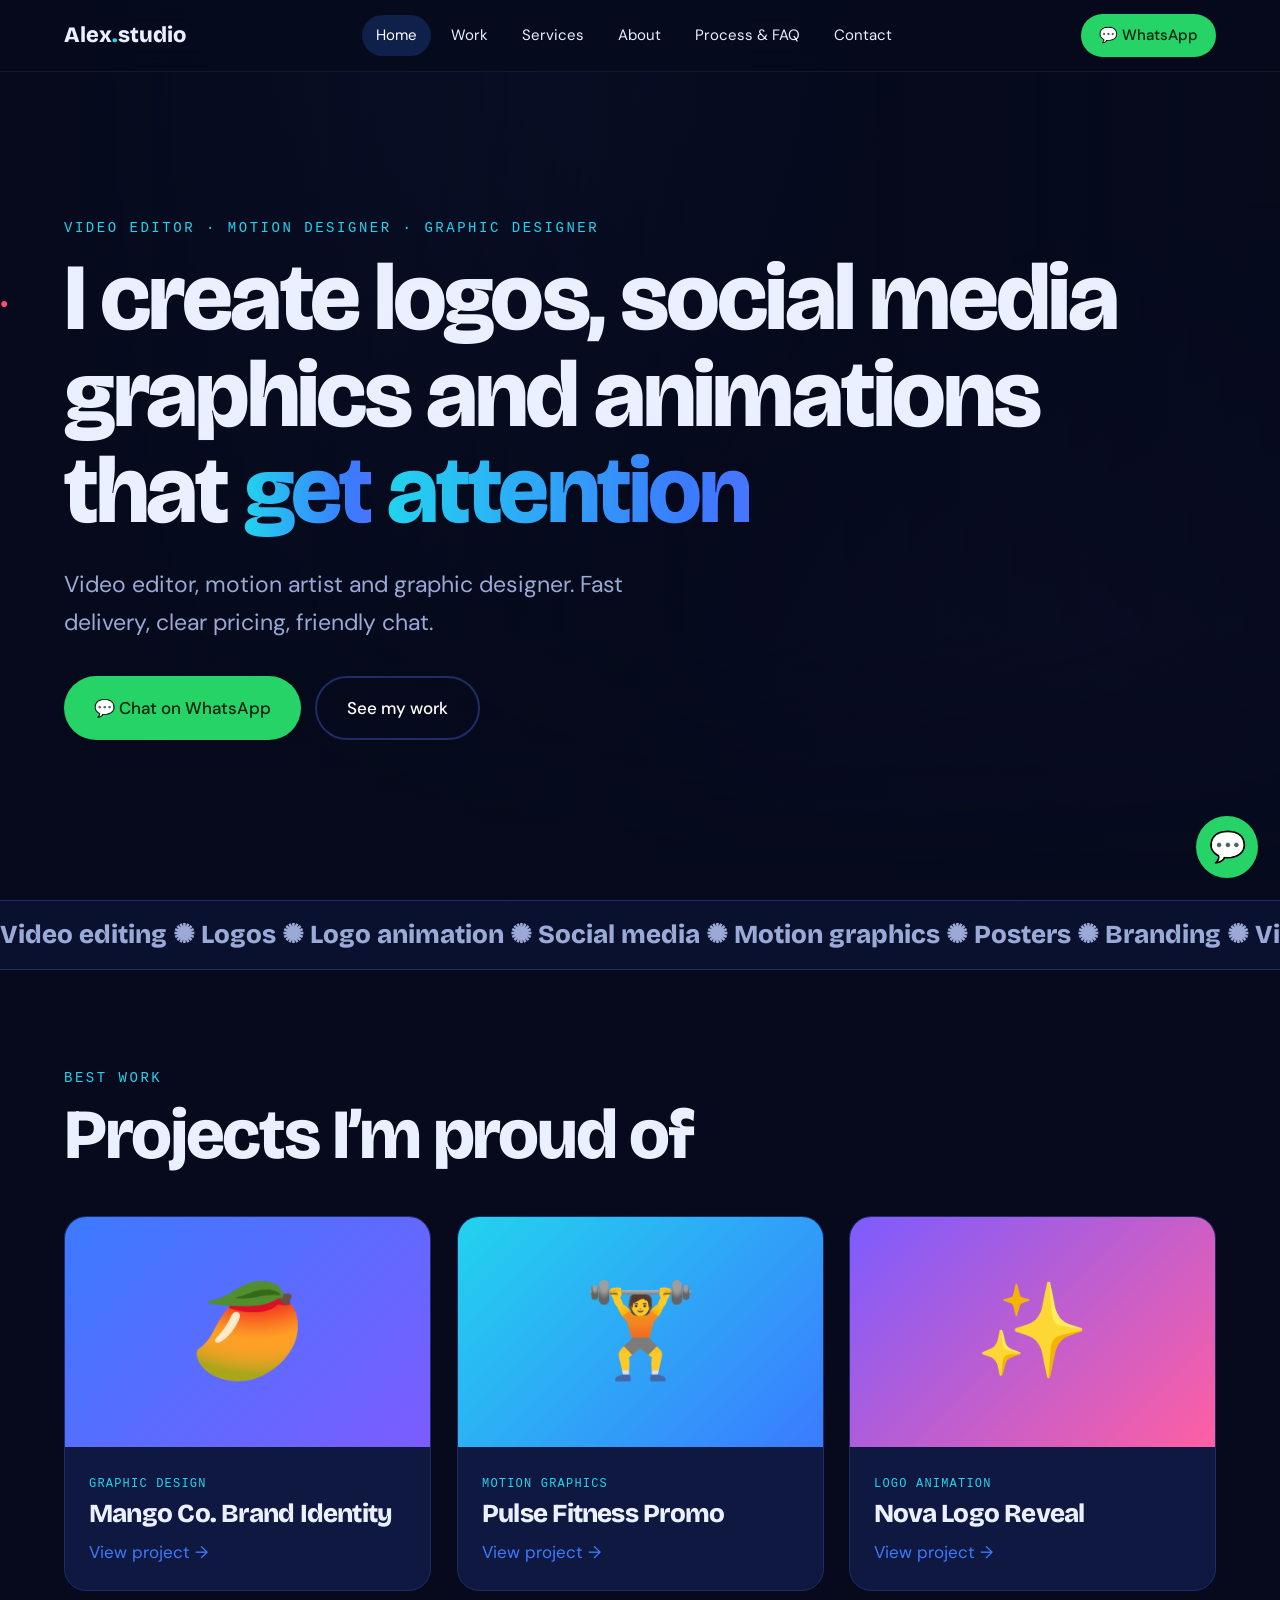
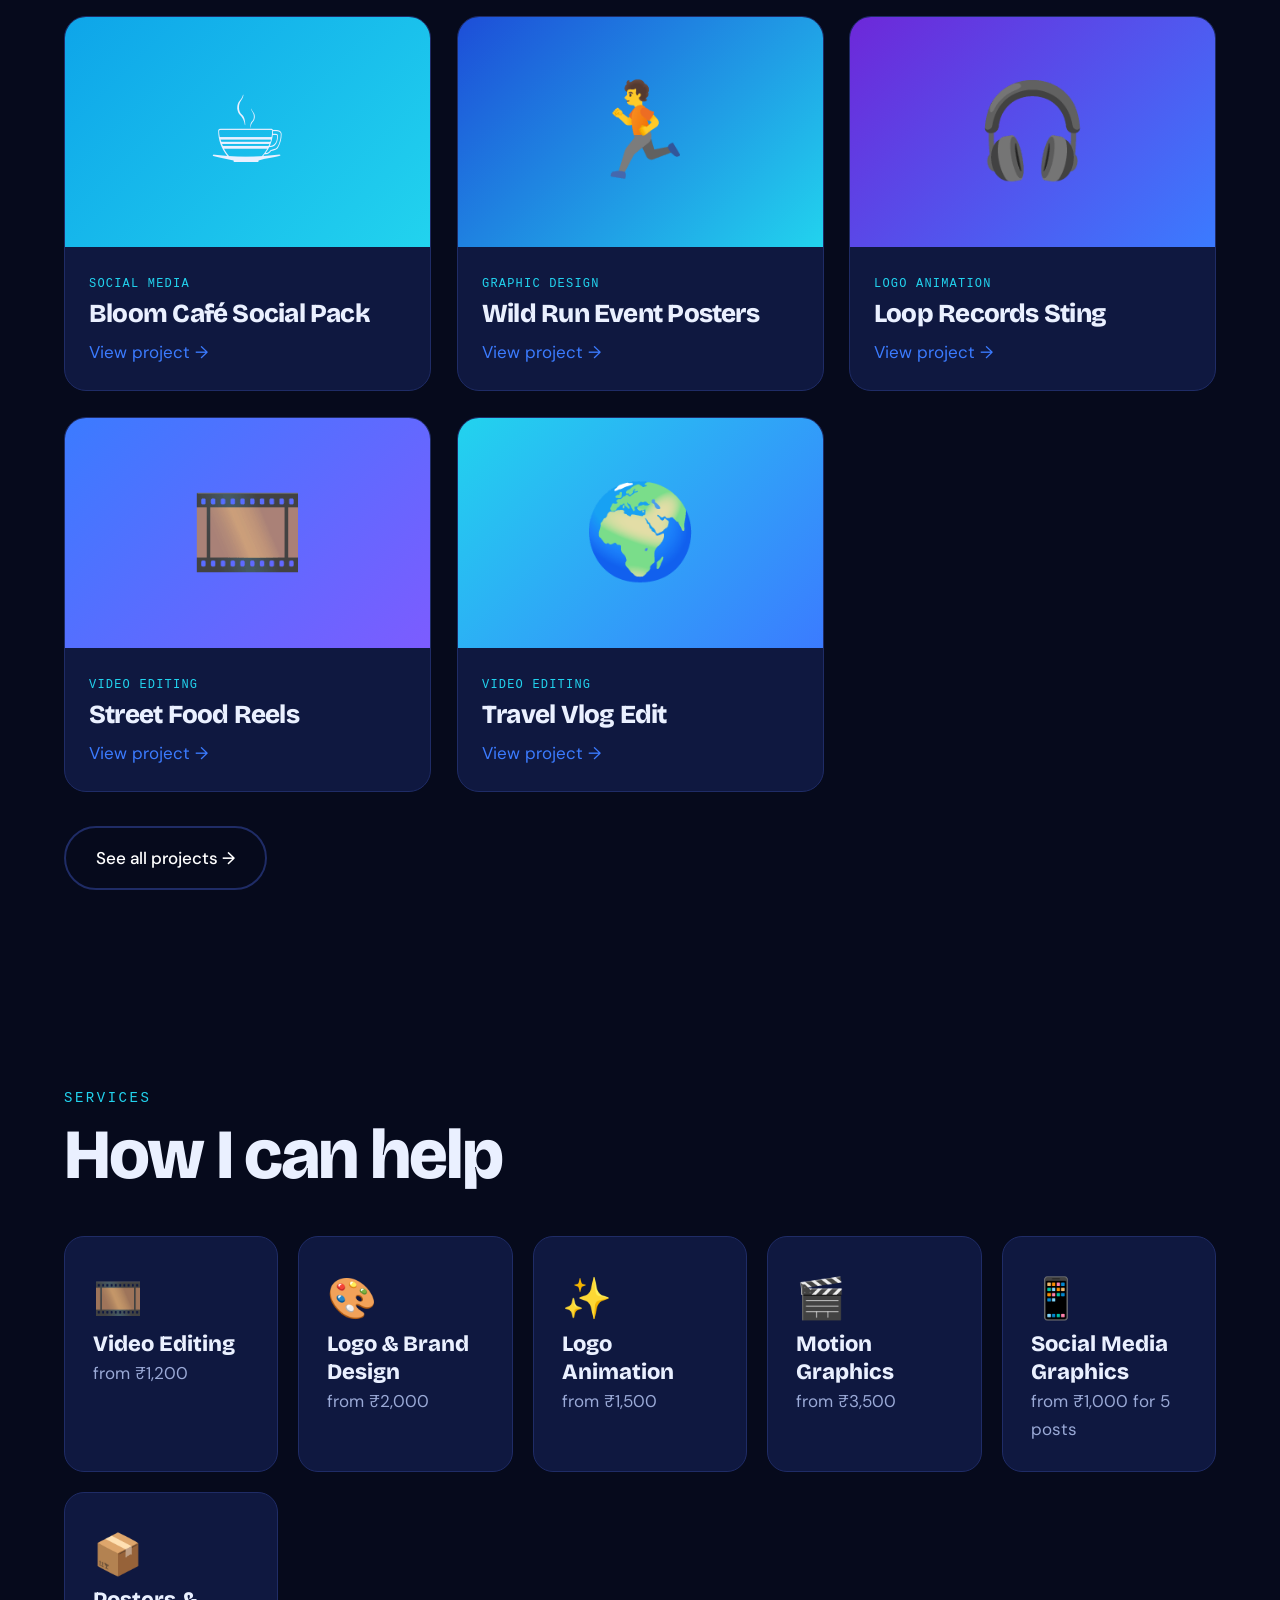
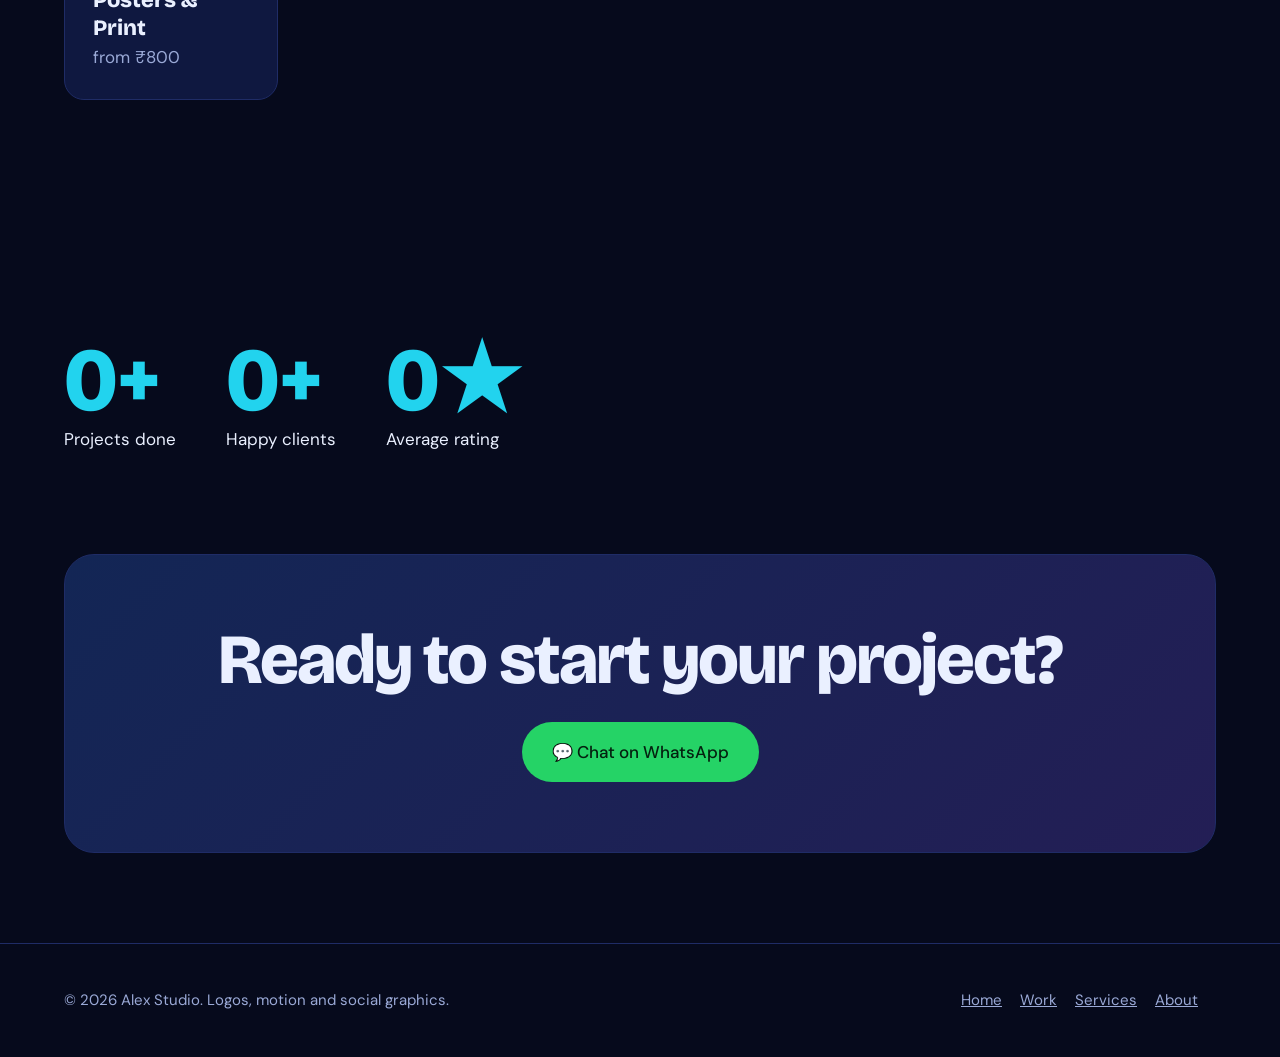
<file: index.html>
<!DOCTYPE html>
<html lang="en"><head><meta charset="utf-8"><meta name="viewport" content="width=device-width, initial-scale=1">
<title>Home | Alex Studio</title>
<link href="https://fonts.googleapis.com/css2?family=Bricolage+Grotesque:opsz,wght@12..96,400;12..96,800&family=DM+Sans:wght@400;500&display=swap" rel="stylesheet">
<link rel="stylesheet" href="style.css"></head><body>
<div id="bar"></div>
<nav><a class="logo" href="index.html">Alex<i>.</i>studio</a><div class="links"><a href="index.html" aria-current=page>Home</a><a href="work.html">Work</a><a href="services.html">Services</a><a href="about.html">About</a><a href="process.html">Process & FAQ</a><a href="contact.html">Contact</a></div><a class="btn wa sm" href="https://wa.me/919999999999?text=Hi%21%20I%20saw%20your%20portfolio%20and%20want%20to%20work%20with%20you." target="_blank" rel="noopener">💬 WhatsApp</a></nav>
<header class="hero"><div class="reel"><div class="scn hs a1" style="--s:0"><i></i><i></i><i></i><!-- <video class="vid" autoplay muted loop playsinline src="videos/scene-1.mp4"></video> --></div><div class="scn hs a2" style="--s:1"><div class="play"></div><div class="tr" style="top:12%;--d:38s;animation-direction:normal"><b style="--w:172px;--g:linear-gradient(135deg,#22D3EE,#3B7BFF)"></b><b style="--w:191px;--g:linear-gradient(135deg,#6D28D9,#3B7BFF)"></b><b style="--w:102px;--g:linear-gradient(135deg,#3B7BFF,#7C5CFF)"></b><b style="--w:227px;--g:linear-gradient(135deg,#3B7BFF,#7C5CFF)"></b><b style="--w:183px;--g:linear-gradient(135deg,#1D4ED8,#22D3EE)"></b><b style="--w:104px;--g:linear-gradient(135deg,#1D4ED8,#22D3EE)"></b><b style="--w:144px;--g:linear-gradient(135deg,#3B7BFF,#7C5CFF)"></b><b style="--w:112px;--g:linear-gradient(135deg,#0EA5E9,#22D3EE)"></b><b style="--w:197px;--g:linear-gradient(135deg,#3B7BFF,#7C5CFF)"></b><b style="--w:151px;--g:linear-gradient(135deg,#3B7BFF,#7C5CFF)"></b><b style="--w:231px;--g:linear-gradient(135deg,#0EA5E9,#22D3EE)"></b><b style="--w:105px;--g:linear-gradient(135deg,#1D4ED8,#22D3EE)"></b><b style="--w:121px;--g:linear-gradient(135deg,#22D3EE,#3B7BFF)"></b><b style="--w:251px;--g:linear-gradient(135deg,#6D28D9,#3B7BFF)"></b><b style="--w:172px;--g:linear-gradient(135deg,#22D3EE,#3B7BFF)"></b><b style="--w:191px;--g:linear-gradient(135deg,#6D28D9,#3B7BFF)"></b><b style="--w:102px;--g:linear-gradient(135deg,#3B7BFF,#7C5CFF)"></b><b style="--w:227px;--g:linear-gradient(135deg,#3B7BFF,#7C5CFF)"></b><b style="--w:183px;--g:linear-gradient(135deg,#1D4ED8,#22D3EE)"></b><b style="--w:104px;--g:linear-gradient(135deg,#1D4ED8,#22D3EE)"></b><b style="--w:144px;--g:linear-gradient(135deg,#3B7BFF,#7C5CFF)"></b><b style="--w:112px;--g:linear-gradient(135deg,#0EA5E9,#22D3EE)"></b><b style="--w:197px;--g:linear-gradient(135deg,#3B7BFF,#7C5CFF)"></b><b style="--w:151px;--g:linear-gradient(135deg,#3B7BFF,#7C5CFF)"></b><b style="--w:231px;--g:linear-gradient(135deg,#0EA5E9,#22D3EE)"></b><b style="--w:105px;--g:linear-gradient(135deg,#1D4ED8,#22D3EE)"></b><b style="--w:121px;--g:linear-gradient(135deg,#22D3EE,#3B7BFF)"></b><b style="--w:251px;--g:linear-gradient(135deg,#6D28D9,#3B7BFF)"></b></div><div class="tr" style="top:34%;--d:50s;animation-direction:reverse"><b style="--w:239px;--g:linear-gradient(135deg,#3B7BFF,#7C5CFF)"></b><b style="--w:237px;--g:linear-gradient(135deg,#1D4ED8,#22D3EE)"></b><b style="--w:191px;--g:linear-gradient(135deg,#3B7BFF,#7C5CFF)"></b><b style="--w:146px;--g:linear-gradient(135deg,#3B7BFF,#7C5CFF)"></b><b style="--w:232px;--g:linear-gradient(135deg,#22D3EE,#3B7BFF)"></b><b style="--w:164px;--g:linear-gradient(135deg,#0EA5E9,#22D3EE)"></b><b style="--w:126px;--g:linear-gradient(135deg,#1D4ED8,#22D3EE)"></b><b style="--w:120px;--g:linear-gradient(135deg,#1D4ED8,#22D3EE)"></b><b style="--w:168px;--g:linear-gradient(135deg,#1D4ED8,#22D3EE)"></b><b style="--w:136px;--g:linear-gradient(135deg,#3B7BFF,#7C5CFF)"></b><b style="--w:238px;--g:linear-gradient(135deg,#1D4ED8,#22D3EE)"></b><b style="--w:253px;--g:linear-gradient(135deg,#22D3EE,#3B7BFF)"></b><b style="--w:185px;--g:linear-gradient(135deg,#3B7BFF,#7C5CFF)"></b><b style="--w:230px;--g:linear-gradient(135deg,#6D28D9,#3B7BFF)"></b><b style="--w:239px;--g:linear-gradient(135deg,#3B7BFF,#7C5CFF)"></b><b style="--w:237px;--g:linear-gradient(135deg,#1D4ED8,#22D3EE)"></b><b style="--w:191px;--g:linear-gradient(135deg,#3B7BFF,#7C5CFF)"></b><b style="--w:146px;--g:linear-gradient(135deg,#3B7BFF,#7C5CFF)"></b><b style="--w:232px;--g:linear-gradient(135deg,#22D3EE,#3B7BFF)"></b><b style="--w:164px;--g:linear-gradient(135deg,#0EA5E9,#22D3EE)"></b><b style="--w:126px;--g:linear-gradient(135deg,#1D4ED8,#22D3EE)"></b><b style="--w:120px;--g:linear-gradient(135deg,#1D4ED8,#22D3EE)"></b><b style="--w:168px;--g:linear-gradient(135deg,#1D4ED8,#22D3EE)"></b><b style="--w:136px;--g:linear-gradient(135deg,#3B7BFF,#7C5CFF)"></b><b style="--w:238px;--g:linear-gradient(135deg,#1D4ED8,#22D3EE)"></b><b style="--w:253px;--g:linear-gradient(135deg,#22D3EE,#3B7BFF)"></b><b style="--w:185px;--g:linear-gradient(135deg,#3B7BFF,#7C5CFF)"></b><b style="--w:230px;--g:linear-gradient(135deg,#6D28D9,#3B7BFF)"></b></div><div class="tr" style="top:56%;--d:44s;animation-direction:normal"><b style="--w:106px;--g:linear-gradient(135deg,#1D4ED8,#22D3EE)"></b><b style="--w:105px;--g:linear-gradient(135deg,#1D4ED8,#22D3EE)"></b><b style="--w:142px;--g:linear-gradient(135deg,#0EA5E9,#22D3EE)"></b><b style="--w:226px;--g:linear-gradient(135deg,#0EA5E9,#22D3EE)"></b><b style="--w:170px;--g:linear-gradient(135deg,#0EA5E9,#22D3EE)"></b><b style="--w:239px;--g:linear-gradient(135deg,#0EA5E9,#22D3EE)"></b><b style="--w:182px;--g:linear-gradient(135deg,#7C5CFF,#FF5FA2)"></b><b style="--w:153px;--g:linear-gradient(135deg,#22D3EE,#3B7BFF)"></b><b style="--w:152px;--g:linear-gradient(135deg,#3B7BFF,#7C5CFF)"></b><b style="--w:237px;--g:linear-gradient(135deg,#7C5CFF,#FF5FA2)"></b><b style="--w:224px;--g:linear-gradient(135deg,#0EA5E9,#22D3EE)"></b><b style="--w:177px;--g:linear-gradient(135deg,#6D28D9,#3B7BFF)"></b><b style="--w:204px;--g:linear-gradient(135deg,#7C5CFF,#FF5FA2)"></b><b style="--w:245px;--g:linear-gradient(135deg,#3B7BFF,#7C5CFF)"></b><b style="--w:106px;--g:linear-gradient(135deg,#1D4ED8,#22D3EE)"></b><b style="--w:105px;--g:linear-gradient(135deg,#1D4ED8,#22D3EE)"></b><b style="--w:142px;--g:linear-gradient(135deg,#0EA5E9,#22D3EE)"></b><b style="--w:226px;--g:linear-gradient(135deg,#0EA5E9,#22D3EE)"></b><b style="--w:170px;--g:linear-gradient(135deg,#0EA5E9,#22D3EE)"></b><b style="--w:239px;--g:linear-gradient(135deg,#0EA5E9,#22D3EE)"></b><b style="--w:182px;--g:linear-gradient(135deg,#7C5CFF,#FF5FA2)"></b><b style="--w:153px;--g:linear-gradient(135deg,#22D3EE,#3B7BFF)"></b><b style="--w:152px;--g:linear-gradient(135deg,#3B7BFF,#7C5CFF)"></b><b style="--w:237px;--g:linear-gradient(135deg,#7C5CFF,#FF5FA2)"></b><b style="--w:224px;--g:linear-gradient(135deg,#0EA5E9,#22D3EE)"></b><b style="--w:177px;--g:linear-gradient(135deg,#6D28D9,#3B7BFF)"></b><b style="--w:204px;--g:linear-gradient(135deg,#7C5CFF,#FF5FA2)"></b><b style="--w:245px;--g:linear-gradient(135deg,#3B7BFF,#7C5CFF)"></b></div><div class="tr" style="top:78%;--d:56s;animation-direction:reverse"><b style="--w:120px;--g:linear-gradient(135deg,#1D4ED8,#22D3EE)"></b><b style="--w:197px;--g:linear-gradient(135deg,#22D3EE,#3B7BFF)"></b><b style="--w:177px;--g:linear-gradient(135deg,#22D3EE,#3B7BFF)"></b><b style="--w:215px;--g:linear-gradient(135deg,#0EA5E9,#22D3EE)"></b><b style="--w:100px;--g:linear-gradient(135deg,#6D28D9,#3B7BFF)"></b><b style="--w:109px;--g:linear-gradient(135deg,#1D4ED8,#22D3EE)"></b><b style="--w:236px;--g:linear-gradient(135deg,#7C5CFF,#FF5FA2)"></b><b style="--w:177px;--g:linear-gradient(135deg,#6D28D9,#3B7BFF)"></b><b style="--w:179px;--g:linear-gradient(135deg,#1D4ED8,#22D3EE)"></b><b style="--w:217px;--g:linear-gradient(135deg,#1D4ED8,#22D3EE)"></b><b style="--w:206px;--g:linear-gradient(135deg,#3B7BFF,#7C5CFF)"></b><b style="--w:113px;--g:linear-gradient(135deg,#7C5CFF,#FF5FA2)"></b><b style="--w:211px;--g:linear-gradient(135deg,#6D28D9,#3B7BFF)"></b><b style="--w:260px;--g:linear-gradient(135deg,#3B7BFF,#7C5CFF)"></b><b style="--w:120px;--g:linear-gradient(135deg,#1D4ED8,#22D3EE)"></b><b style="--w:197px;--g:linear-gradient(135deg,#22D3EE,#3B7BFF)"></b><b style="--w:177px;--g:linear-gradient(135deg,#22D3EE,#3B7BFF)"></b><b style="--w:215px;--g:linear-gradient(135deg,#0EA5E9,#22D3EE)"></b><b style="--w:100px;--g:linear-gradient(135deg,#6D28D9,#3B7BFF)"></b><b style="--w:109px;--g:linear-gradient(135deg,#1D4ED8,#22D3EE)"></b><b style="--w:236px;--g:linear-gradient(135deg,#7C5CFF,#FF5FA2)"></b><b style="--w:177px;--g:linear-gradient(135deg,#6D28D9,#3B7BFF)"></b><b style="--w:179px;--g:linear-gradient(135deg,#1D4ED8,#22D3EE)"></b><b style="--w:217px;--g:linear-gradient(135deg,#1D4ED8,#22D3EE)"></b><b style="--w:206px;--g:linear-gradient(135deg,#3B7BFF,#7C5CFF)"></b><b style="--w:113px;--g:linear-gradient(135deg,#7C5CFF,#FF5FA2)"></b><b style="--w:211px;--g:linear-gradient(135deg,#6D28D9,#3B7BFF)"></b><b style="--w:260px;--g:linear-gradient(135deg,#3B7BFF,#7C5CFF)"></b></div><!-- <video class="vid" autoplay muted loop playsinline src="videos/scene-2.mp4"></video> --></div><div class="scn hs a3" style="--s:2"><b style="--h:13;--k:0;--d:1.6s"></b><b style="--h:54;--k:1;--d:1.2s"></b><b style="--h:51;--k:2;--d:1.6s"></b><b style="--h:53;--k:3;--d:1.2s"></b><b style="--h:28;--k:4;--d:1.6s"></b><b style="--h:34;--k:5;--d:1.6s"></b><b style="--h:32;--k:6;--d:0.9s"></b><b style="--h:70;--k:7;--d:1.2s"></b><b style="--h:32;--k:8;--d:0.9s"></b><b style="--h:49;--k:9;--d:0.9s"></b><b style="--h:41;--k:10;--d:0.9s"></b><b style="--h:23;--k:11;--d:1.2s"></b><b style="--h:18;--k:12;--d:1.6s"></b><b style="--h:25;--k:13;--d:1.2s"></b><b style="--h:35;--k:14;--d:1.2s"></b><b style="--h:15;--k:15;--d:0.9s"></b><b style="--h:38;--k:16;--d:1.2s"></b><b style="--h:45;--k:17;--d:1.2s"></b><b style="--h:66;--k:18;--d:0.9s"></b><b style="--h:62;--k:19;--d:1.2s"></b><b style="--h:65;--k:20;--d:1.6s"></b><b style="--h:27;--k:21;--d:1.6s"></b><b style="--h:36;--k:22;--d:1.2s"></b><b style="--h:53;--k:23;--d:1.2s"></b><b style="--h:24;--k:24;--d:0.9s"></b><b style="--h:15;--k:25;--d:0.9s"></b><b style="--h:19;--k:26;--d:0.9s"></b><b style="--h:52;--k:27;--d:0.9s"></b><b style="--h:10;--k:28;--d:1.2s"></b><b style="--h:63;--k:29;--d:1.6s"></b><b style="--h:21;--k:30;--d:1.2s"></b><b style="--h:28;--k:31;--d:0.9s"></b><b style="--h:19;--k:32;--d:1.2s"></b><b style="--h:44;--k:33;--d:1.2s"></b><b style="--h:49;--k:34;--d:1.6s"></b><b style="--h:30;--k:35;--d:0.9s"></b><b style="--h:54;--k:36;--d:1.6s"></b><b style="--h:70;--k:37;--d:1.6s"></b><b style="--h:51;--k:38;--d:1.6s"></b><b style="--h:57;--k:39;--d:0.9s"></b><b style="--h:39;--k:40;--d:1.6s"></b><b style="--h:61;--k:41;--d:1.6s"></b><b style="--h:35;--k:42;--d:1.2s"></b><b style="--h:35;--k:43;--d:1.2s"></b><b style="--h:16;--k:44;--d:1.2s"></b><b style="--h:50;--k:45;--d:1.2s"></b><b style="--h:13;--k:46;--d:0.9s"></b><b style="--h:14;--k:47;--d:0.9s"></b><b style="--h:38;--k:48;--d:0.9s"></b><b style="--h:17;--k:49;--d:1.2s"></b><b style="--h:48;--k:50;--d:0.9s"></b><b style="--h:16;--k:51;--d:0.9s"></b><b style="--h:46;--k:52;--d:0.9s"></b><b style="--h:44;--k:53;--d:0.9s"></b><b style="--h:70;--k:54;--d:1.2s"></b><b style="--h:49;--k:55;--d:0.9s"></b><!-- <video class="vid" autoplay muted loop playsinline src="videos/scene-3.mp4"></video> --></div><div class="scn hs a4" style="--s:3"><div class="rg" style="--k:0"></div><div class="rg" style="--k:1"></div><div class="rg" style="--k:2"></div><div class="rg" style="--k:3"></div><div class="rg" style="--k:4"></div><div class="rg" style="--k:5"></div><div class="sq"></div><div class="sq r"></div><!-- <video class="vid" autoplay muted loop playsinline src="videos/scene-4.mp4"></video> --></div><div class="scn hs a5" style="--s:4"><div class="bk" style="--x:9;--z:69px;--t:15s;--o:0.61"></div><div class="bk" style="--x:19;--z:54px;--t:16s;--o:0.96"></div><div class="bk" style="--x:77;--z:37px;--t:19s;--o:0.12"></div><div class="bk" style="--x:62;--z:43px;--t:19s;--o:0.48"></div><div class="bk" style="--x:10;--z:23px;--t:13s;--o:0.75"></div><div class="bk" style="--x:94;--z:30px;--t:19s;--o:0.83"></div><div class="bk" style="--x:20;--z:47px;--t:12s;--o:0.21"></div><div class="bk" style="--x:67;--z:37px;--t:14s;--o:0.69"></div><div class="bk" style="--x:3;--z:62px;--t:20s;--o:0.30"></div><div class="bk" style="--x:82;--z:69px;--t:13s;--o:0.70"></div><div class="bk" style="--x:33;--z:47px;--t:17s;--o:0.91"></div><div class="bk" style="--x:45;--z:63px;--t:15s;--o:0.53"></div><div class="bk" style="--x:64;--z:35px;--t:22s;--o:0.22"></div><div class="bk" style="--x:97;--z:68px;--t:15s;--o:0.81"></div><div class="bk" style="--x:51;--z:61px;--t:24s;--o:0.23"></div><div class="bk" style="--x:66;--z:45px;--t:17s;--o:0.73"></div><div class="bk" style="--x:3;--z:64px;--t:16s;--o:0.47"></div><div class="bk" style="--x:24;--z:58px;--t:21s;--o:0.96"></div><div class="bk" style="--x:57;--z:65px;--t:26s;--o:0.72"></div><div class="bk" style="--x:44;--z:37px;--t:13s;--o:0.22"></div><div class="bk" style="--x:29;--z:44px;--t:15s;--o:0.34"></div><div class="bk" style="--x:61;--z:53px;--t:26s;--o:0.61"></div><div class="bk" style="--x:0;--z:44px;--t:26s;--o:0.65"></div><div class="bk" style="--x:82;--z:19px;--t:25s;--o:0.66"></div><div class="bk" style="--x:49;--z:64px;--t:23s;--o:0.75"></div><div class="bk" style="--x:61;--z:70px;--t:14s;--o:0.43"></div><!-- <video class="vid" autoplay muted loop playsinline src="videos/scene-5.mp4"></video> --></div></div><div class="rec"><span class="hl" style="--s:0">01 / 05 · Aurora</span><span class="hl" style="--s:1">02 / 05 · Edit timeline</span><span class="hl" style="--s:2">03 / 05 · Equalizer</span><span class="hl" style="--s:3">04 / 05 · Pulse rings</span><span class="hl" style="--s:4">05 / 05 · Bokeh</span></div>
<span class="kick">Video editor · Motion designer · Graphic designer</span><h1><span class="w" style="--i:0">I</span> <span class="w" style="--i:1">create</span> <span class="w" style="--i:2">logos,</span> <span class="w" style="--i:3">social</span> <span class="w" style="--i:4">media</span> <span class="w" style="--i:5">graphics</span> <span class="w" style="--i:6">and</span> <span class="w" style="--i:7">animations</span> <span class="w" style="--i:8">that</span> <span class="w grad" style="--i:9">get</span> <span class="w grad" style="--i:10">attention</span> </h1>
<p class="sub">Video editor, motion artist and graphic designer. Fast delivery, clear pricing, friendly chat.</p>
<div class="cta"><a class="btn wa" href="https://wa.me/919999999999?text=Hi%21%20I%20saw%20your%20portfolio%20and%20want%20to%20work%20with%20you." target="_blank" rel="noopener">💬 Chat on WhatsApp</a><a class="btn ghost" href="work.html">See my work</a></div></header>
<div class="mq"><div>Video editing ✺ Logos ✺ Logo animation ✺ Social media ✺ Motion graphics ✺ Posters ✺ Branding ✺ Video editing ✺ Logos ✺ Logo animation ✺ Social media ✺ Motion graphics ✺ Posters ✺ Branding ✺ Video editing ✺ Logos ✺ Logo animation ✺ Social media ✺ Motion graphics ✺ Posters ✺ Branding ✺ Video editing ✺ Logos ✺ Logo animation ✺ Social media ✺ Motion graphics ✺ Posters ✺ Branding ✺ </div></div>
<section class="sec"><span class="kick rv">Best work</span><h2 class="rv">Projects I’m proud of</h2><div class="grid"><a class="card gd" href="project-1.html"><div class="th" style="--g:linear-gradient(135deg,#3B7BFF,#7C5CFF)"><span>🥭</span></div><div class="cb"><span class="tag">Graphic Design</span><h3>Mango Co. Brand Identity</h3><em>View project →</em></div></a><a class="card mg" href="project-2.html"><div class="th" style="--g:linear-gradient(135deg,#22D3EE,#3B7BFF)"><span>🏋️</span></div><div class="cb"><span class="tag">Motion Graphics</span><h3>Pulse Fitness Promo</h3><em>View project →</em></div></a><a class="card la" href="project-3.html"><div class="th" style="--g:linear-gradient(135deg,#7C5CFF,#FF5FA2)"><span>✨</span></div><div class="cb"><span class="tag">Logo Animation</span><h3>Nova Logo Reveal</h3><em>View project →</em></div></a><a class="card sm" href="project-4.html"><div class="th" style="--g:linear-gradient(135deg,#0EA5E9,#22D3EE)"><span>☕</span></div><div class="cb"><span class="tag">Social Media</span><h3>Bloom Café Social Pack</h3><em>View project →</em></div></a><a class="card gd sm" href="project-5.html"><div class="th" style="--g:linear-gradient(135deg,#1D4ED8,#22D3EE)"><span>🏃</span></div><div class="cb"><span class="tag">Graphic Design</span><h3>Wild Run Event Posters</h3><em>View project →</em></div></a><a class="card la mg" href="project-6.html"><div class="th" style="--g:linear-gradient(135deg,#6D28D9,#3B7BFF)"><span>🎧</span></div><div class="cb"><span class="tag">Logo Animation</span><h3>Loop Records Sting</h3><em>View project →</em></div></a><a class="card ve sm" href="project-7.html"><div class="th" style="--g:linear-gradient(135deg,#3B7BFF,#7C5CFF)"><span>🎞️</span></div><div class="cb"><span class="tag">Video Editing</span><h3>Street Food Reels</h3><em>View project →</em></div></a><a class="card ve" href="project-8.html"><div class="th" style="--g:linear-gradient(135deg,#22D3EE,#3B7BFF)"><span>🌍</span></div><div class="cb"><span class="tag">Video Editing</span><h3>Travel Vlog Edit</h3><em>View project →</em></div></a></div><p style="margin-top:34px"><a class="btn ghost rv" href="work.html">See all projects →</a></p></section>
<section class="sec"><span class="kick rv">Services</span><h2 class="rv">How I can help</h2><div class="mini"><a class="rv" href="services.html"><span>🎞️</span><b>Video Editing</b><p>from ₹1,200</p></a><a class="rv" href="services.html"><span>🎨</span><b>Logo & Brand Design</b><p>from ₹2,000</p></a><a class="rv" href="services.html"><span>✨</span><b>Logo Animation</b><p>from ₹1,500</p></a><a class="rv" href="services.html"><span>🎬</span><b>Motion Graphics</b><p>from ₹3,500</p></a><a class="rv" href="services.html"><span>📱</span><b>Social Media Graphics</b><p>from ₹1,000 for 5 posts</p></a><a class="rv" href="services.html"><span>📦</span><b>Posters & Print</b><p>from ₹800</p></a></div></section>
<section class="sec"><div class="stats"><div class="rv"><b class="num" style="--t:150"></b>Projects done</div><div class="rv"><b class="num" style="--t:60"></b>Happy clients</div><div class="rv"><b class="num" style="--t:5;--s:'★'"></b>Average rating</div></div></section>
<div class="cta-box rv"><h2>Ready to start your project?</h2><a class="btn wa" href="https://wa.me/919999999999?text=Ready%20to%20start%20your%20project%3F" target="_blank" rel="noopener">💬 Chat on WhatsApp</a></div>
<a class="wa-float" href="https://wa.me/919999999999?text=Hi%21%20I%20saw%20your%20portfolio%20and%20want%20to%20work%20with%20you." target="_blank" rel="noopener" aria-label="Chat on WhatsApp">💬</a>
<footer><div>© 2026 Alex Studio. Logos, motion and social graphics.</div><div><a href="index.html">Home</a><a href="work.html">Work</a><a href="services.html">Services</a><a href="about.html">About</a></div></footer>
</body></html>
</file>
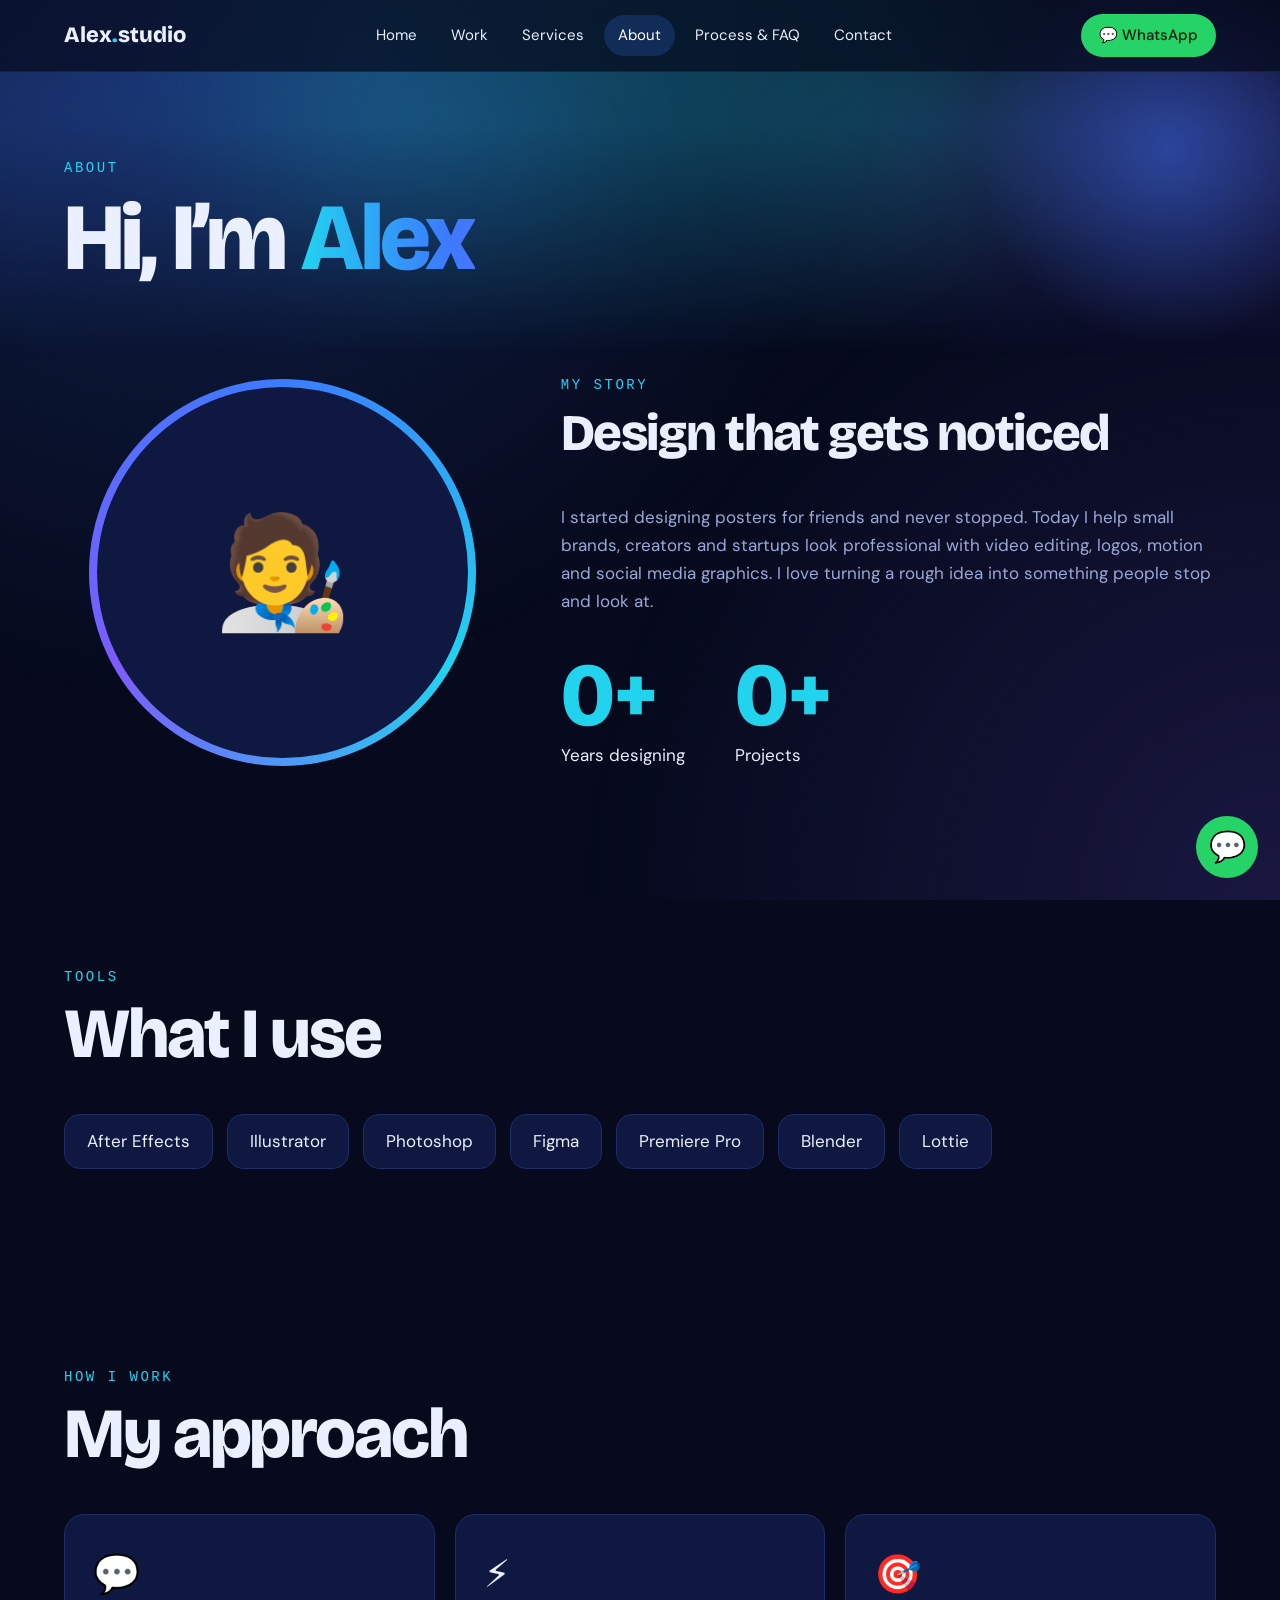
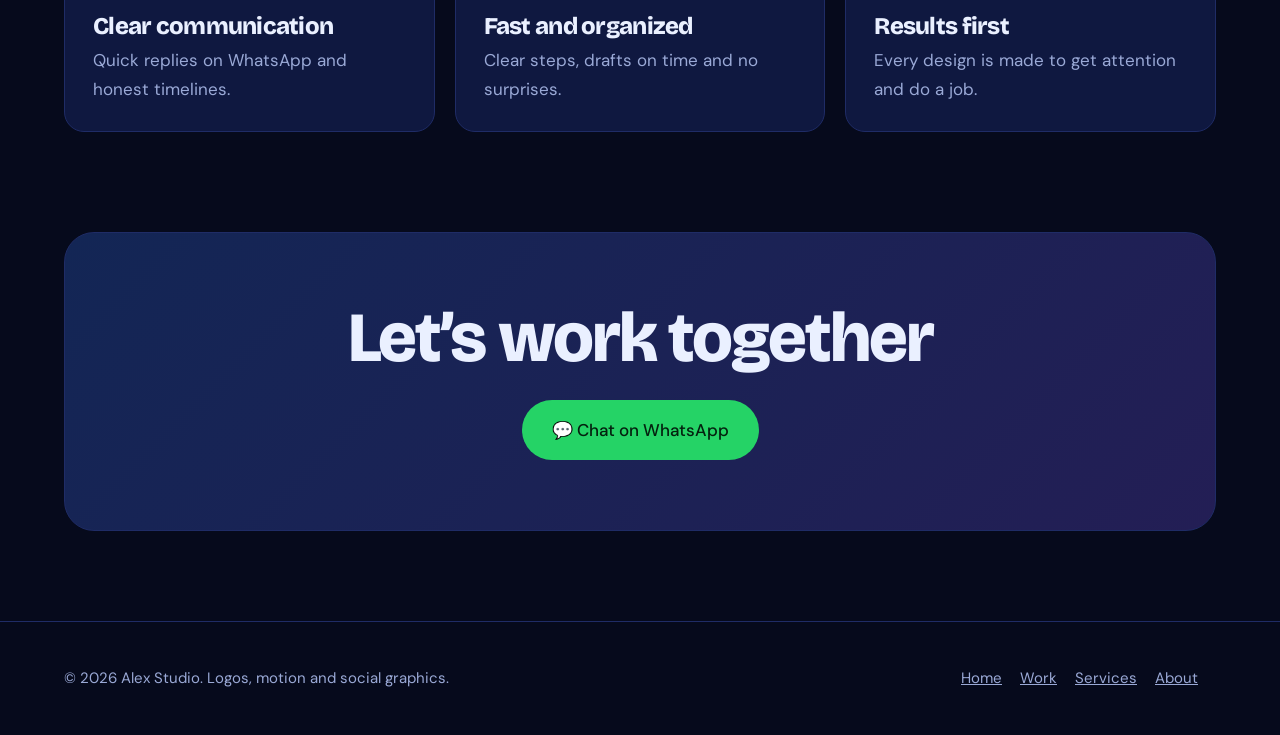
<file: about.html>
<!DOCTYPE html>
<html lang="en"><head><meta charset="utf-8"><meta name="viewport" content="width=device-width, initial-scale=1">
<title>About | Alex Studio</title>
<link href="https://fonts.googleapis.com/css2?family=Bricolage+Grotesque:opsz,wght@12..96,400;12..96,800&family=DM+Sans:wght@400;500&display=swap" rel="stylesheet">
<link rel="stylesheet" href="style.css"></head><body>
<div id="bar"></div>
<nav><a class="logo" href="index.html">Alex<i>.</i>studio</a><div class="links"><a href="index.html">Home</a><a href="work.html">Work</a><a href="services.html">Services</a><a href="about.html" aria-current=page>About</a><a href="process.html">Process & FAQ</a><a href="contact.html">Contact</a></div><a class="btn wa sm" href="https://wa.me/919999999999?text=Hi%21%20I%20saw%20your%20portfolio%20and%20want%20to%20work%20with%20you." target="_blank" rel="noopener">💬 WhatsApp</a></nav>
<header class="ph"><div class="scn a1 bgp"><i></i><i></i><i></i></div><span class="kick">About</span><h1><span class="w" style="--i:0">Hi,</span> <span class="w" style="--i:1">I’m</span> <span class="w grad" style="--i:2">Alex</span> </h1></header>
<section class="sec" style="padding-top:20px"><div class="two"><div class="photo rv"><div>🧑‍🎨</div><!-- Use your photo: replace the line above with <img src="images/me.jpg" alt="Alex"> --></div>
<div class="rv"><span class="kick">My story</span><h2 style="font-size:clamp(30px,4vw,52px)">Design that gets noticed</h2><p>I started designing posters for friends and never stopped. Today I help small brands, creators and startups look professional with video editing, logos, motion and social media graphics. I love turning a rough idea into something people stop and look at.</p>
<div class="stats"><div class="rv"><b class="num" style="--t:5"></b>Years designing</div><div class="rv"><b class="num" style="--t:150"></b>Projects</div></div></div></div></section>
<section class="sec"><span class="kick rv">Tools</span><h2 class="rv">What I use</h2><div class="tools"><span style="--k:0">After Effects</span><span style="--k:1">Illustrator</span><span style="--k:2">Photoshop</span><span style="--k:3">Figma</span><span style="--k:4">Premiere Pro</span><span style="--k:5">Blender</span><span style="--k:6">Lottie</span></div></section>
<section class="sec"><span class="kick rv">How I work</span><h2 class="rv">My approach</h2><div class="how"><div class="rv"><span>💬</span><h3>Clear communication</h3><p>Quick replies on WhatsApp and honest timelines.</p></div><div class="rv"><span>⚡</span><h3>Fast and organized</h3><p>Clear steps, drafts on time and no surprises.</p></div><div class="rv"><span>🎯</span><h3>Results first</h3><p>Every design is made to get attention and do a job.</p></div></div></section><div class="cta-box rv"><h2>Let’s work together</h2><a class="btn wa" href="https://wa.me/919999999999?text=Let%E2%80%99s%20work%20together" target="_blank" rel="noopener">💬 Chat on WhatsApp</a></div>
<a class="wa-float" href="https://wa.me/919999999999?text=Hi%21%20I%20saw%20your%20portfolio%20and%20want%20to%20work%20with%20you." target="_blank" rel="noopener" aria-label="Chat on WhatsApp">💬</a>
<footer><div>© 2026 Alex Studio. Logos, motion and social graphics.</div><div><a href="index.html">Home</a><a href="work.html">Work</a><a href="services.html">Services</a><a href="about.html">About</a></div></footer>
</body></html>
</file>
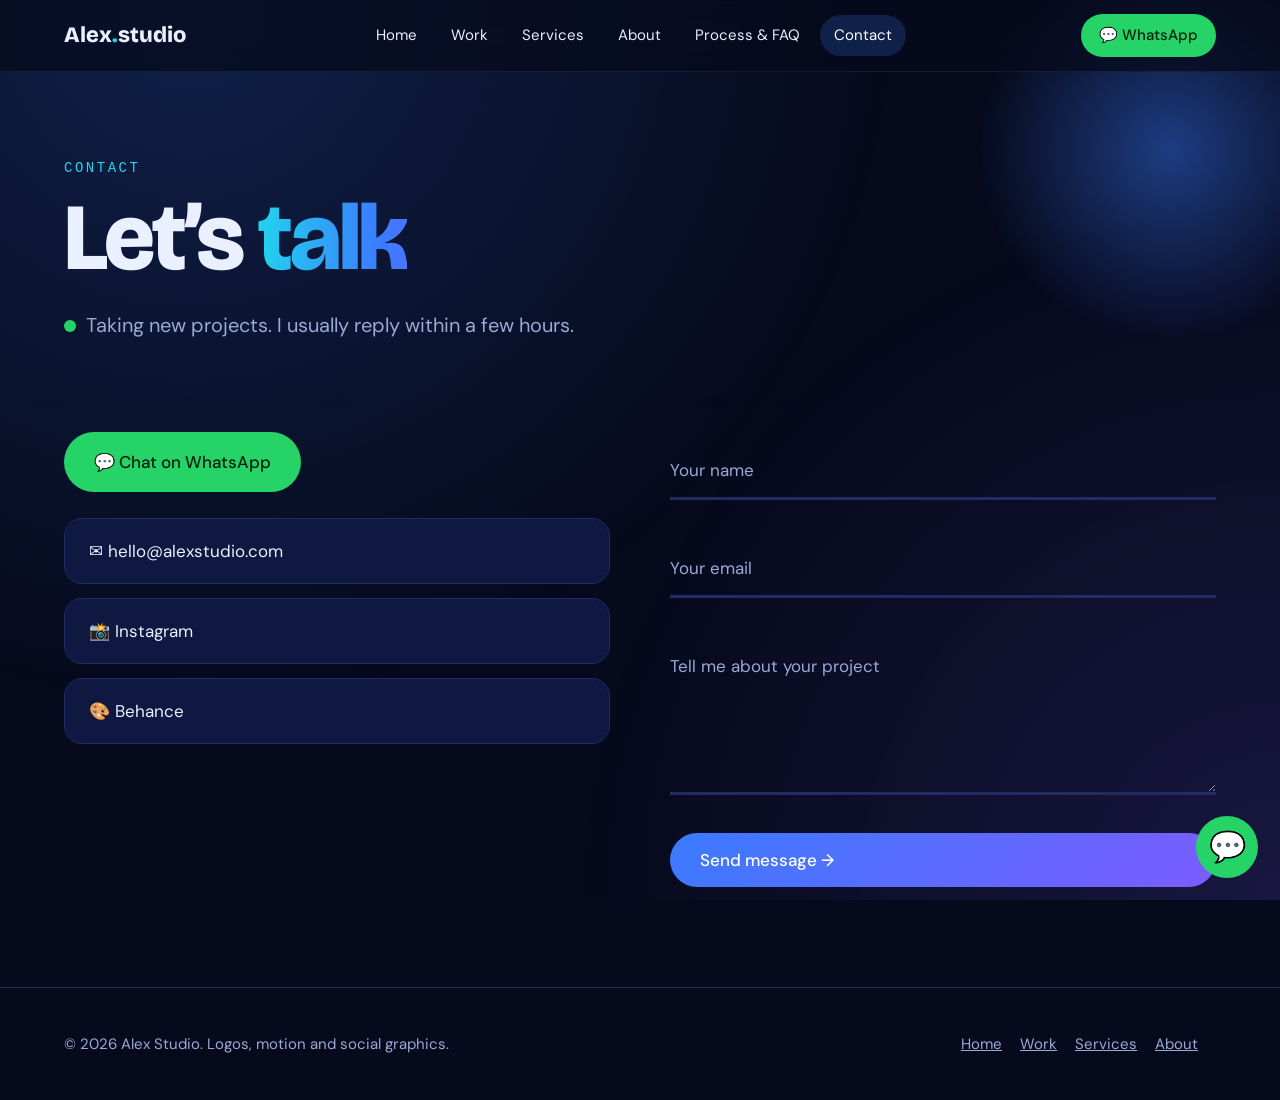
<file: contact.html>
<!DOCTYPE html>
<html lang="en"><head><meta charset="utf-8"><meta name="viewport" content="width=device-width, initial-scale=1">
<title>Contact | Alex Studio</title>
<link href="https://fonts.googleapis.com/css2?family=Bricolage+Grotesque:opsz,wght@12..96,400;12..96,800&family=DM+Sans:wght@400;500&display=swap" rel="stylesheet">
<link rel="stylesheet" href="style.css"></head><body>
<div id="bar"></div>
<nav><a class="logo" href="index.html">Alex<i>.</i>studio</a><div class="links"><a href="index.html">Home</a><a href="work.html">Work</a><a href="services.html">Services</a><a href="about.html">About</a><a href="process.html">Process & FAQ</a><a href="contact.html" aria-current=page>Contact</a></div><a class="btn wa sm" href="https://wa.me/919999999999?text=Hi%21%20I%20saw%20your%20portfolio%20and%20want%20to%20work%20with%20you." target="_blank" rel="noopener">💬 WhatsApp</a></nav>
<header class="ph"><div class="scn a5 bgp"><div class="bk" style="--x:81;--z:35px;--t:13s;--o:0.80"></div><div class="bk" style="--x:92;--z:39px;--t:19s;--o:0.40"></div><div class="bk" style="--x:10;--z:60px;--t:14s;--o:0.17"></div><div class="bk" style="--x:16;--z:15px;--t:14s;--o:0.59"></div><div class="bk" style="--x:59;--z:65px;--t:22s;--o:0.15"></div><div class="bk" style="--x:76;--z:44px;--t:22s;--o:0.94"></div><div class="bk" style="--x:19;--z:49px;--t:20s;--o:0.13"></div><div class="bk" style="--x:1;--z:65px;--t:23s;--o:0.65"></div><div class="bk" style="--x:67;--z:61px;--t:26s;--o:0.14"></div><div class="bk" style="--x:24;--z:66px;--t:25s;--o:0.21"></div><div class="bk" style="--x:32;--z:27px;--t:16s;--o:0.50"></div><div class="bk" style="--x:97;--z:51px;--t:17s;--o:0.26"></div><div class="bk" style="--x:53;--z:67px;--t:14s;--o:0.06"></div><div class="bk" style="--x:94;--z:36px;--t:26s;--o:0.46"></div><div class="bk" style="--x:74;--z:66px;--t:26s;--o:0.52"></div><div class="bk" style="--x:64;--z:22px;--t:20s;--o:0.15"></div><div class="bk" style="--x:65;--z:15px;--t:25s;--o:0.44"></div><div class="bk" style="--x:23;--z:52px;--t:12s;--o:0.78"></div><div class="bk" style="--x:19;--z:25px;--t:14s;--o:0.47"></div><div class="bk" style="--x:92;--z:21px;--t:20s;--o:0.06"></div><div class="bk" style="--x:87;--z:47px;--t:20s;--o:0.56"></div><div class="bk" style="--x:13;--z:70px;--t:20s;--o:0.06"></div><div class="bk" style="--x:24;--z:31px;--t:12s;--o:0.77"></div><div class="bk" style="--x:64;--z:42px;--t:20s;--o:0.03"></div><div class="bk" style="--x:8;--z:42px;--t:17s;--o:0.61"></div><div class="bk" style="--x:64;--z:52px;--t:20s;--o:0.20"></div></div><span class="kick">Contact</span><h1><span class="w" style="--i:0">Let’s</span> <span class="w grad" style="--i:1">talk</span> </h1><p><span class="dot"></span>Taking new projects. I usually reply within a few hours.</p></header>
<section class="sec" style="padding-top:20px"><div class="cgrid"><div class="rv"><a class="btn wa" href="https://wa.me/919999999999?text=Hi%21%20I%20saw%20your%20portfolio%20and%20want%20to%20work%20with%20you." target="_blank" rel="noopener">💬 Chat on WhatsApp</a>
<div class="cl"><a href="mailto:hello@alexstudio.com">✉️ hello@alexstudio.com</a><a href="https://instagram.com" target="_blank" rel="noopener">📸 Instagram</a><a href="https://behance.net" target="_blank" rel="noopener">🎨 Behance</a></div></div>
<form action="mailto:hello@alexstudio.com" method="post" enctype="text/plain" class="rv"><div class="f"><input id="n" name="name" placeholder=" " required><label for="n">Your name</label></div><div class="f"><input id="e" name="email" type="email" placeholder=" " required><label for="e">Your email</label></div><div class="f"><textarea id="m" name="message" rows="4" placeholder=" " required></textarea><label for="m">Tell me about your project</label></div><button class="btn" type="submit">Send message →</button></form></div></section>
<a class="wa-float" href="https://wa.me/919999999999?text=Hi%21%20I%20saw%20your%20portfolio%20and%20want%20to%20work%20with%20you." target="_blank" rel="noopener" aria-label="Chat on WhatsApp">💬</a>
<footer><div>© 2026 Alex Studio. Logos, motion and social graphics.</div><div><a href="index.html">Home</a><a href="work.html">Work</a><a href="services.html">Services</a><a href="about.html">About</a></div></footer>
</body></html>
</file>
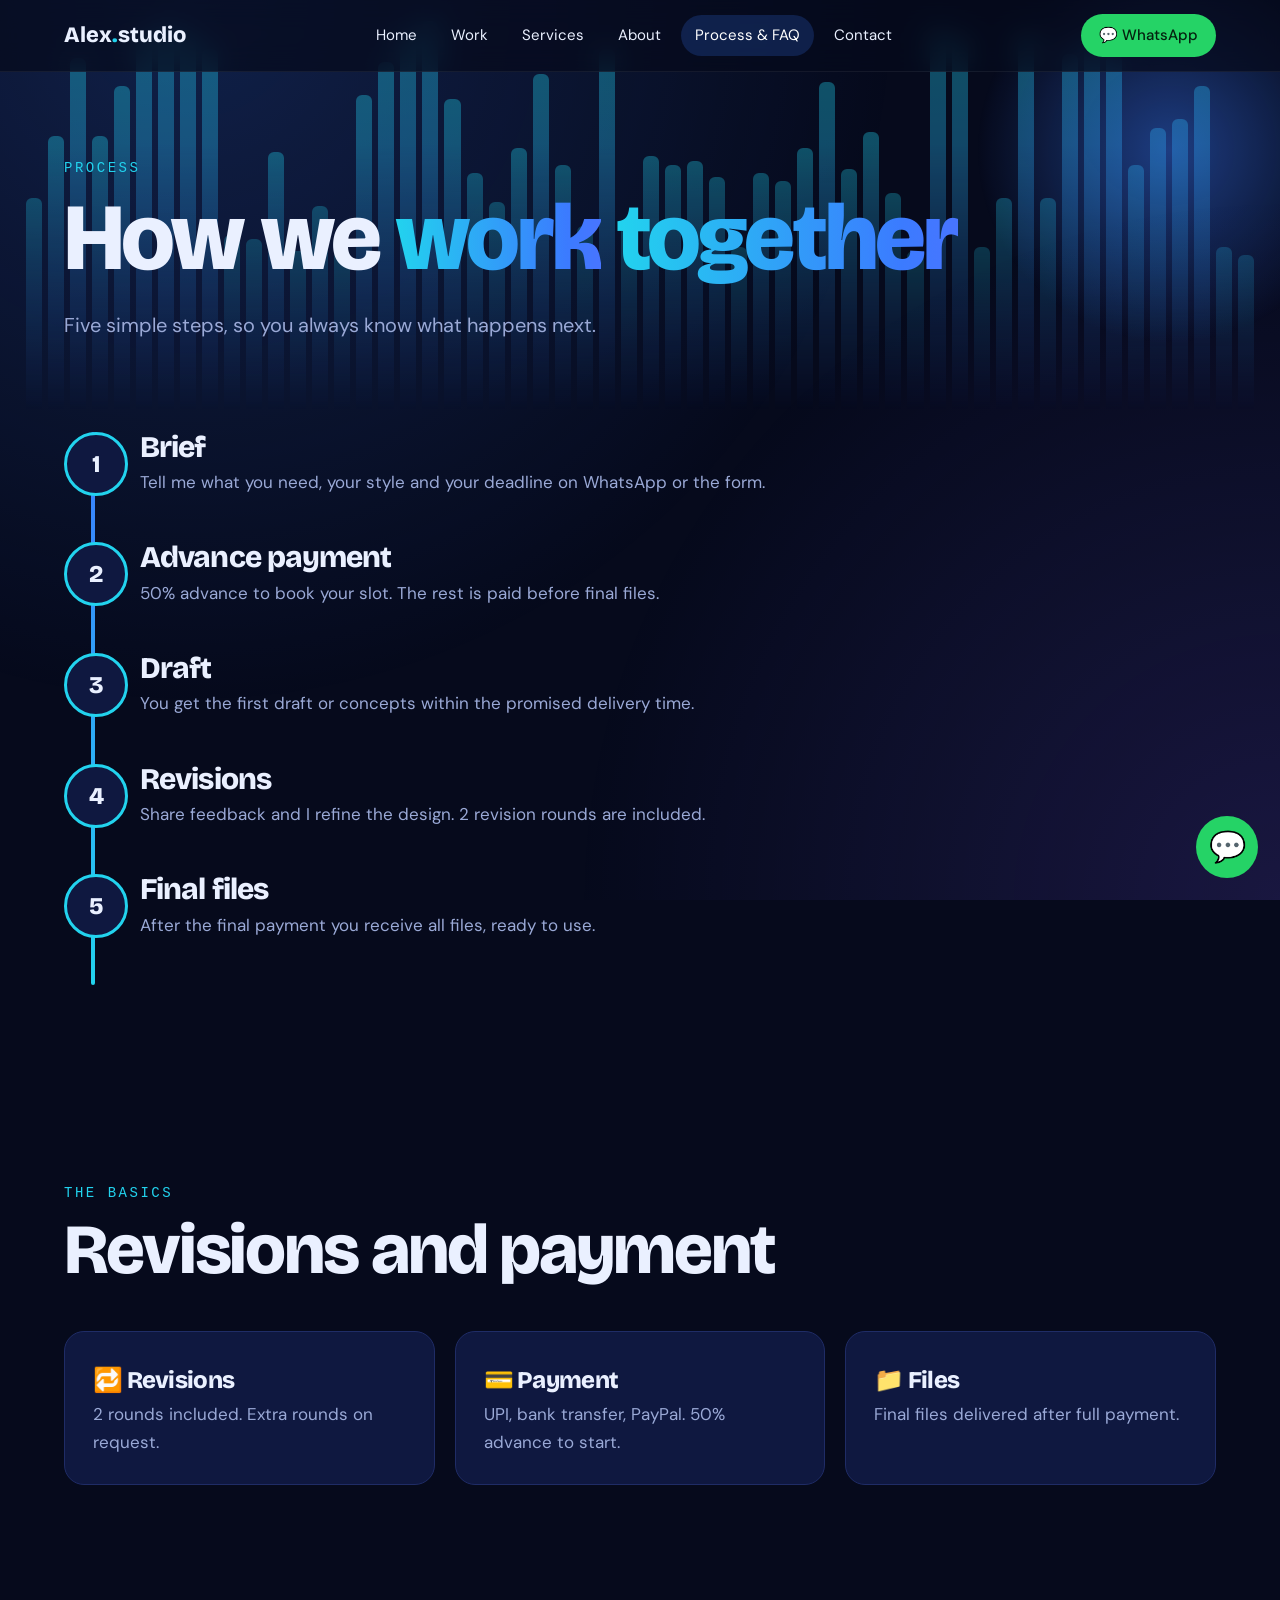
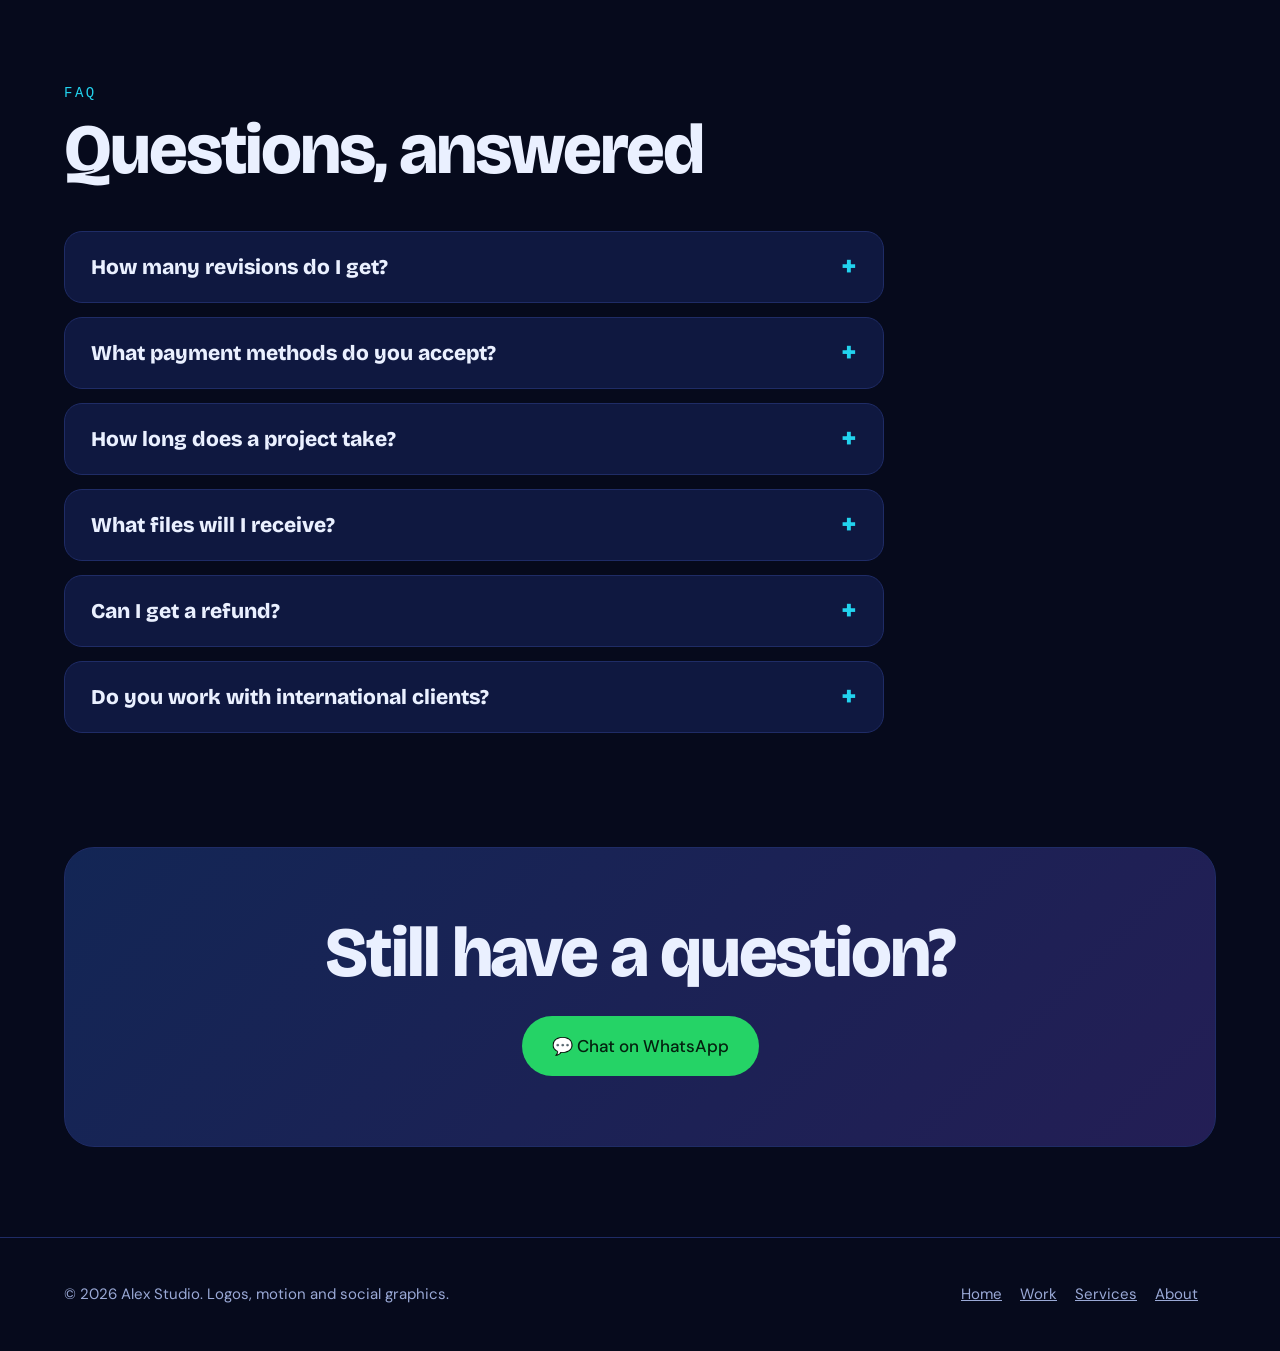
<file: process.html>
<!DOCTYPE html>
<html lang="en"><head><meta charset="utf-8"><meta name="viewport" content="width=device-width, initial-scale=1">
<title>Process & FAQ | Alex Studio</title>
<link href="https://fonts.googleapis.com/css2?family=Bricolage+Grotesque:opsz,wght@12..96,400;12..96,800&family=DM+Sans:wght@400;500&display=swap" rel="stylesheet">
<link rel="stylesheet" href="style.css"></head><body>
<div id="bar"></div>
<nav><a class="logo" href="index.html">Alex<i>.</i>studio</a><div class="links"><a href="index.html">Home</a><a href="work.html">Work</a><a href="services.html">Services</a><a href="about.html">About</a><a href="process.html" aria-current=page>Process & FAQ</a><a href="contact.html">Contact</a></div><a class="btn wa sm" href="https://wa.me/919999999999?text=Hi%21%20I%20saw%20your%20portfolio%20and%20want%20to%20work%20with%20you." target="_blank" rel="noopener">💬 WhatsApp</a></nav>
<header class="ph"><div class="scn a3 bgp"><b style="--h:27;--k:0;--d:1.2s"></b><b style="--h:42;--k:1;--d:1.6s"></b><b style="--h:61;--k:2;--d:1.2s"></b><b style="--h:42;--k:3;--d:0.9s"></b><b style="--h:54;--k:4;--d:1.6s"></b><b style="--h:66;--k:5;--d:1.2s"></b><b style="--h:69;--k:6;--d:1.6s"></b><b style="--h:67;--k:7;--d:0.9s"></b><b style="--h:63;--k:8;--d:1.2s"></b><b style="--h:18;--k:9;--d:1.2s"></b><b style="--h:17;--k:10;--d:1.2s"></b><b style="--h:38;--k:11;--d:1.2s"></b><b style="--h:14;--k:12;--d:1.6s"></b><b style="--h:25;--k:13;--d:1.2s"></b><b style="--h:14;--k:14;--d:0.9s"></b><b style="--h:52;--k:15;--d:1.2s"></b><b style="--h:60;--k:16;--d:0.9s"></b><b style="--h:67;--k:17;--d:0.9s"></b><b style="--h:70;--k:18;--d:1.6s"></b><b style="--h:51;--k:19;--d:1.6s"></b><b style="--h:33;--k:20;--d:0.9s"></b><b style="--h:26;--k:21;--d:0.9s"></b><b style="--h:39;--k:22;--d:0.9s"></b><b style="--h:57;--k:23;--d:0.9s"></b><b style="--h:35;--k:24;--d:1.2s"></b><b style="--h:20;--k:25;--d:1.6s"></b><b style="--h:63;--k:26;--d:0.9s"></b><b style="--h:20;--k:27;--d:1.6s"></b><b style="--h:37;--k:28;--d:1.6s"></b><b style="--h:35;--k:29;--d:1.2s"></b><b style="--h:36;--k:30;--d:0.9s"></b><b style="--h:32;--k:31;--d:1.2s"></b><b style="--h:15;--k:32;--d:1.6s"></b><b style="--h:33;--k:33;--d:0.9s"></b><b style="--h:31;--k:34;--d:1.6s"></b><b style="--h:39;--k:35;--d:1.2s"></b><b style="--h:55;--k:36;--d:0.9s"></b><b style="--h:34;--k:37;--d:1.2s"></b><b style="--h:43;--k:38;--d:1.6s"></b><b style="--h:28;--k:39;--d:1.6s"></b><b style="--h:14;--k:40;--d:0.9s"></b><b style="--h:68;--k:41;--d:0.9s"></b><b style="--h:66;--k:42;--d:0.9s"></b><b style="--h:15;--k:43;--d:1.2s"></b><b style="--h:27;--k:44;--d:0.9s"></b><b style="--h:67;--k:45;--d:0.9s"></b><b style="--h:27;--k:46;--d:0.9s"></b><b style="--h:62;--k:47;--d:1.2s"></b><b style="--h:64;--k:48;--d:1.6s"></b><b style="--h:62;--k:49;--d:1.2s"></b><b style="--h:35;--k:50;--d:0.9s"></b><b style="--h:44;--k:51;--d:1.6s"></b><b style="--h:46;--k:52;--d:1.2s"></b><b style="--h:54;--k:53;--d:1.2s"></b><b style="--h:15;--k:54;--d:1.2s"></b><b style="--h:13;--k:55;--d:1.6s"></b></div><span class="kick">Process</span><h1><span class="w" style="--i:0">How</span> <span class="w" style="--i:1">we</span> <span class="w grad" style="--i:2">work</span> <span class="w grad" style="--i:3">together</span> </h1><p>Five simple steps, so you always know what happens next.</p></header>
<section class="sec" style="padding-top:20px"><div class="steps"><div class="step"><h3>Brief</h3><p>Tell me what you need, your style and your deadline on WhatsApp or the form.</p></div><div class="step"><h3>Advance payment</h3><p>50% advance to book your slot. The rest is paid before final files.</p></div><div class="step"><h3>Draft</h3><p>You get the first draft or concepts within the promised delivery time.</p></div><div class="step"><h3>Revisions</h3><p>Share feedback and I refine the design. 2 revision rounds are included.</p></div><div class="step"><h3>Final files</h3><p>After the final payment you receive all files, ready to use.</p></div></div></section>
<section class="sec"><span class="kick rv">The basics</span><h2 class="rv">Revisions and payment</h2><div class="info"><div class="rv"><h3>🔁 Revisions</h3><p>2 rounds included. Extra rounds on request.</p></div><div class="rv"><h3>💳 Payment</h3><p>UPI, bank transfer, PayPal. 50% advance to start.</p></div><div class="rv"><h3>📁 Files</h3><p>Final files delivered after full payment.</p></div></div></section>
<section class="sec"><span class="kick rv">FAQ</span><h2 class="rv">Questions, answered</h2><details class="rv"><summary>How many revisions do I get?</summary><p>2 rounds are included in every package. Extra rounds can be added for a small fee.</p></details><details class="rv"><summary>What payment methods do you accept?</summary><p>UPI, bank transfer and PayPal. 50% advance, 50% on delivery.</p></details><details class="rv"><summary>How long does a project take?</summary><p>Most logos take 3 to 5 days and most animations 2 to 7 days. The exact time is in each service.</p></details><details class="rv"><summary>What files will I receive?</summary><p>PNG, SVG and PDF for design, MP4 or GIF for animation. Source files can be shared on request.</p></details><details class="rv"><summary>Can I get a refund?</summary><p>If work has not started, the advance is refundable. Once drafts are shared, the advance covers the time spent.</p></details><details class="rv"><summary>Do you work with international clients?</summary><p>Yes. I can invoice in other currencies and we can chat on WhatsApp or email.</p></details></section><div class="cta-box rv"><h2>Still have a question?</h2><a class="btn wa" href="https://wa.me/919999999999?text=Still%20have%20a%20question%3F" target="_blank" rel="noopener">💬 Chat on WhatsApp</a></div>
<a class="wa-float" href="https://wa.me/919999999999?text=Hi%21%20I%20saw%20your%20portfolio%20and%20want%20to%20work%20with%20you." target="_blank" rel="noopener" aria-label="Chat on WhatsApp">💬</a>
<footer><div>© 2026 Alex Studio. Logos, motion and social graphics.</div><div><a href="index.html">Home</a><a href="work.html">Work</a><a href="services.html">Services</a><a href="about.html">About</a></div></footer>
</body></html>
</file>
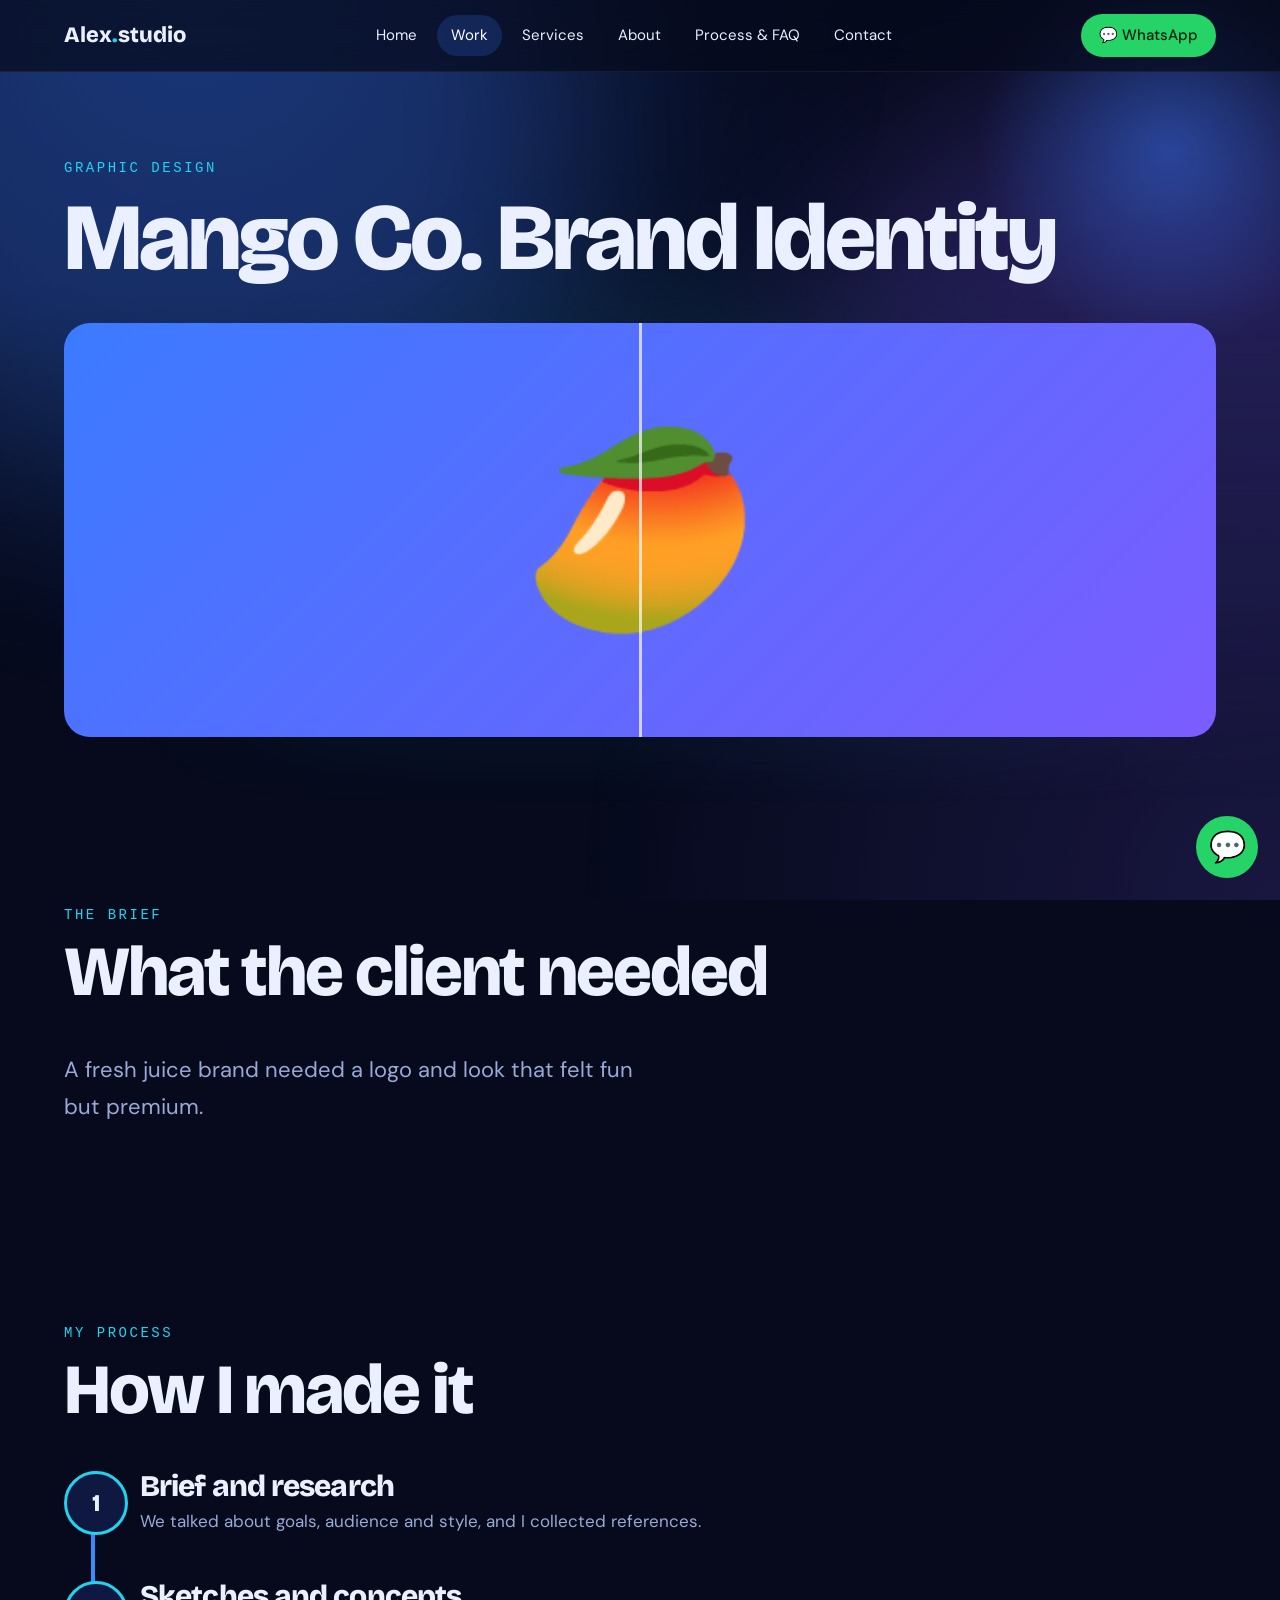
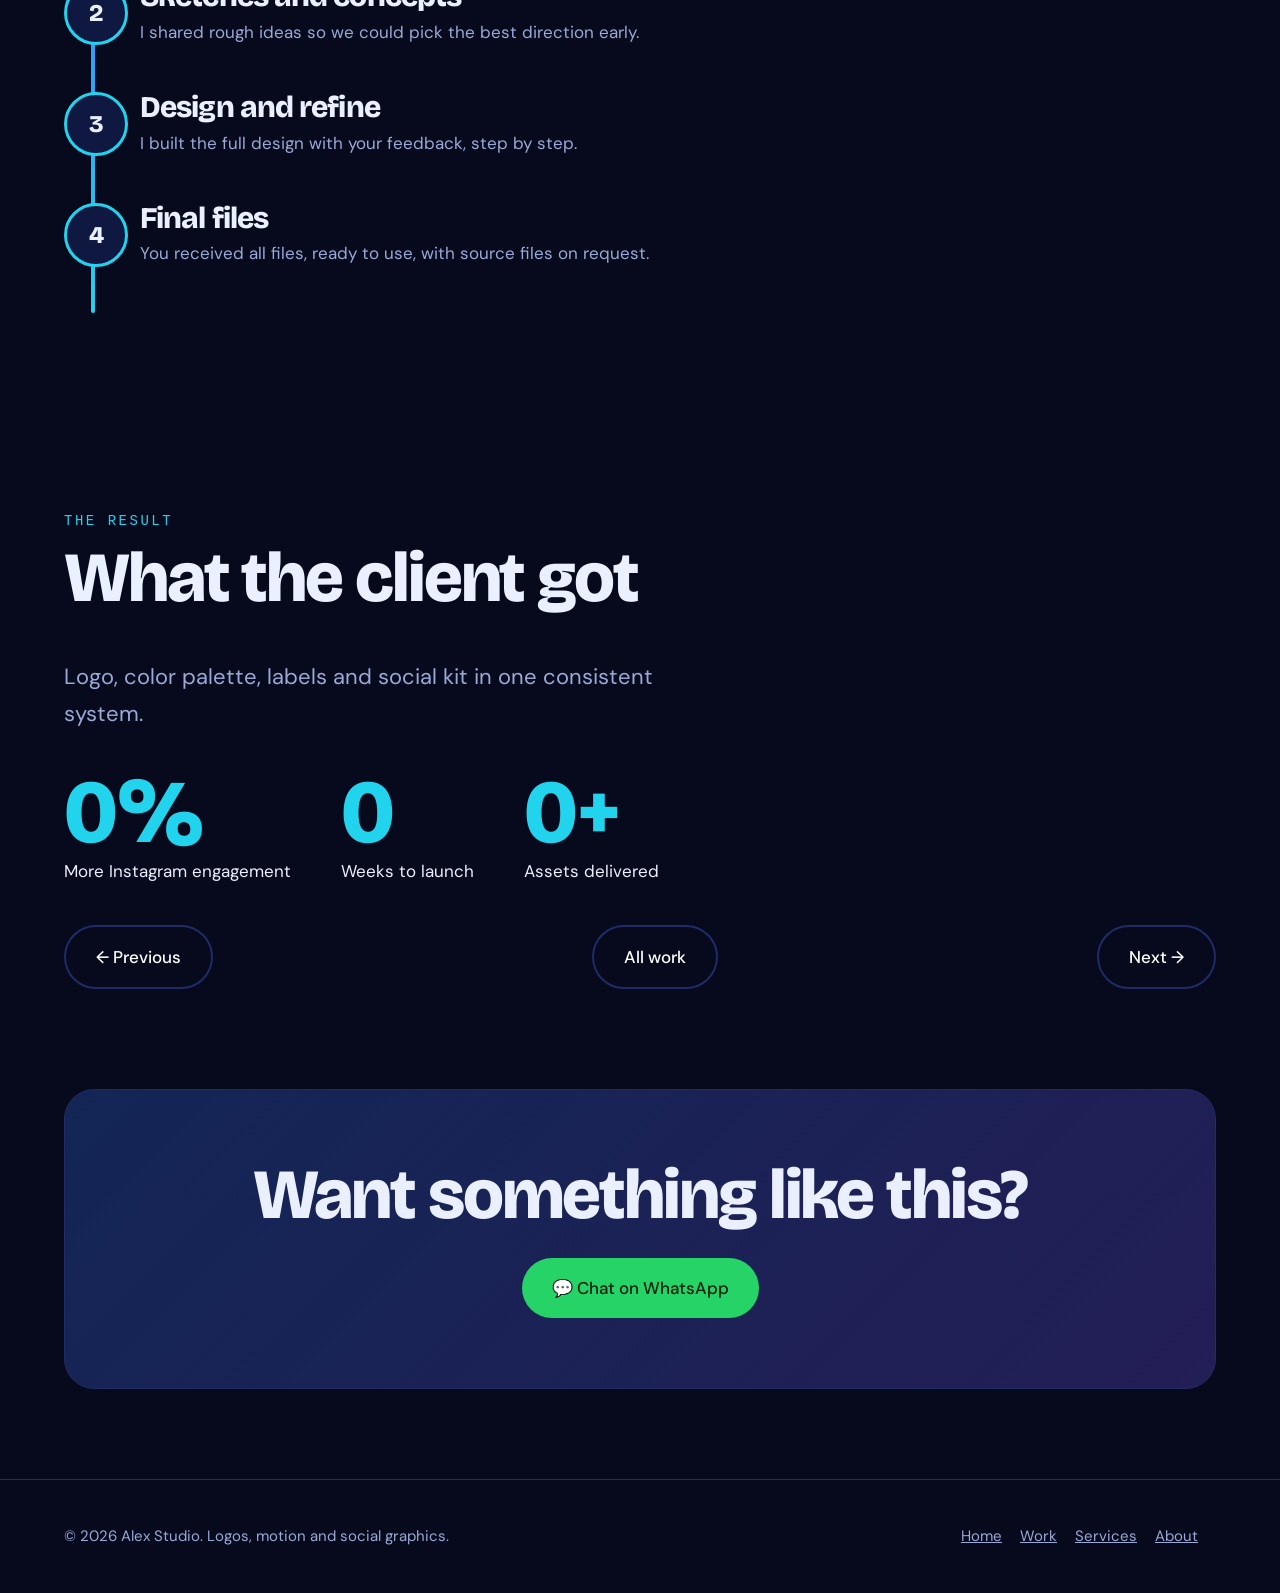
<file: project-1.html>
<!DOCTYPE html>
<html lang="en"><head><meta charset="utf-8"><meta name="viewport" content="width=device-width, initial-scale=1">
<title>Mango Co. Brand Identity | Alex Studio</title>
<link href="https://fonts.googleapis.com/css2?family=Bricolage+Grotesque:opsz,wght@12..96,400;12..96,800&family=DM+Sans:wght@400;500&display=swap" rel="stylesheet">
<link rel="stylesheet" href="style.css"></head><body>
<div id="bar"></div>
<nav><a class="logo" href="index.html">Alex<i>.</i>studio</a><div class="links"><a href="index.html">Home</a><a href="work.html" aria-current=page>Work</a><a href="services.html">Services</a><a href="about.html">About</a><a href="process.html">Process & FAQ</a><a href="contact.html">Contact</a></div><a class="btn wa sm" href="https://wa.me/919999999999?text=Hi%21%20I%20saw%20your%20portfolio%20and%20want%20to%20work%20with%20you." target="_blank" rel="noopener">💬 WhatsApp</a></nav>
<header class="ph"><div class="scn a1 bgp"><i></i><i></i><i></i></div><span class="kick">Graphic Design</span><h1><span class="w" style="--i:0">Mango</span> <span class="w" style="--i:1">Co.</span> <span class="w" style="--i:2">Brand</span> <span class="w" style="--i:3">Identity</span> </h1>
<div class="hero2" style="--g:linear-gradient(135deg,#3B7BFF,#7C5CFF)"><span>🥭</span></div><!-- Replace the emoji box with: <img src="images/your-image.jpg"> or a <video> --></header>
<section class="sec"><span class="kick rv">The brief</span><h2 class="rv">What the client needed</h2><p class="rv" style="font-size:22px;max-width:40ch">A fresh juice brand needed a logo and look that felt fun but premium.</p></section>
<section class="sec"><span class="kick rv">My process</span><h2 class="rv">How I made it</h2><div class="steps"><div class="step"><h3>Brief and research</h3><p>We talked about goals, audience and style, and I collected references.</p></div><div class="step"><h3>Sketches and concepts</h3><p>I shared rough ideas so we could pick the best direction early.</p></div><div class="step"><h3>Design and refine</h3><p>I built the full design with your feedback, step by step.</p></div><div class="step"><h3>Final files</h3><p>You received all files, ready to use, with source files on request.</p></div></div></section>
<section class="sec"><span class="kick rv">The result</span><h2 class="rv">What the client got</h2><p class="rv" style="font-size:22px;max-width:40ch">Logo, color palette, labels and social kit in one consistent system.</p><div class="stats"><div class="rv"><b class="num" style="--t:120;--s:'%'"></b>More Instagram engagement</div><div class="rv"><b class="num" style="--t:3;--s:''"></b>Weeks to launch</div><div class="rv"><b class="num" style="--t:12;--s:'+'"></b>Assets delivered</div></div>
<div class="pn"><a class="btn ghost" href="project-8.html">← Previous</a><a class="btn ghost" href="work.html">All work</a><a class="btn ghost" href="project-2.html">Next →</a></div></section>
<div class="cta-box rv"><h2>Want something like this?</h2><a class="btn wa" href="https://wa.me/919999999999?text=Want%20something%20like%20this%3F" target="_blank" rel="noopener">💬 Chat on WhatsApp</a></div>
<a class="wa-float" href="https://wa.me/919999999999?text=Hi%21%20I%20saw%20your%20portfolio%20and%20want%20to%20work%20with%20you." target="_blank" rel="noopener" aria-label="Chat on WhatsApp">💬</a>
<footer><div>© 2026 Alex Studio. Logos, motion and social graphics.</div><div><a href="index.html">Home</a><a href="work.html">Work</a><a href="services.html">Services</a><a href="about.html">About</a></div></footer>
</body></html>
</file>
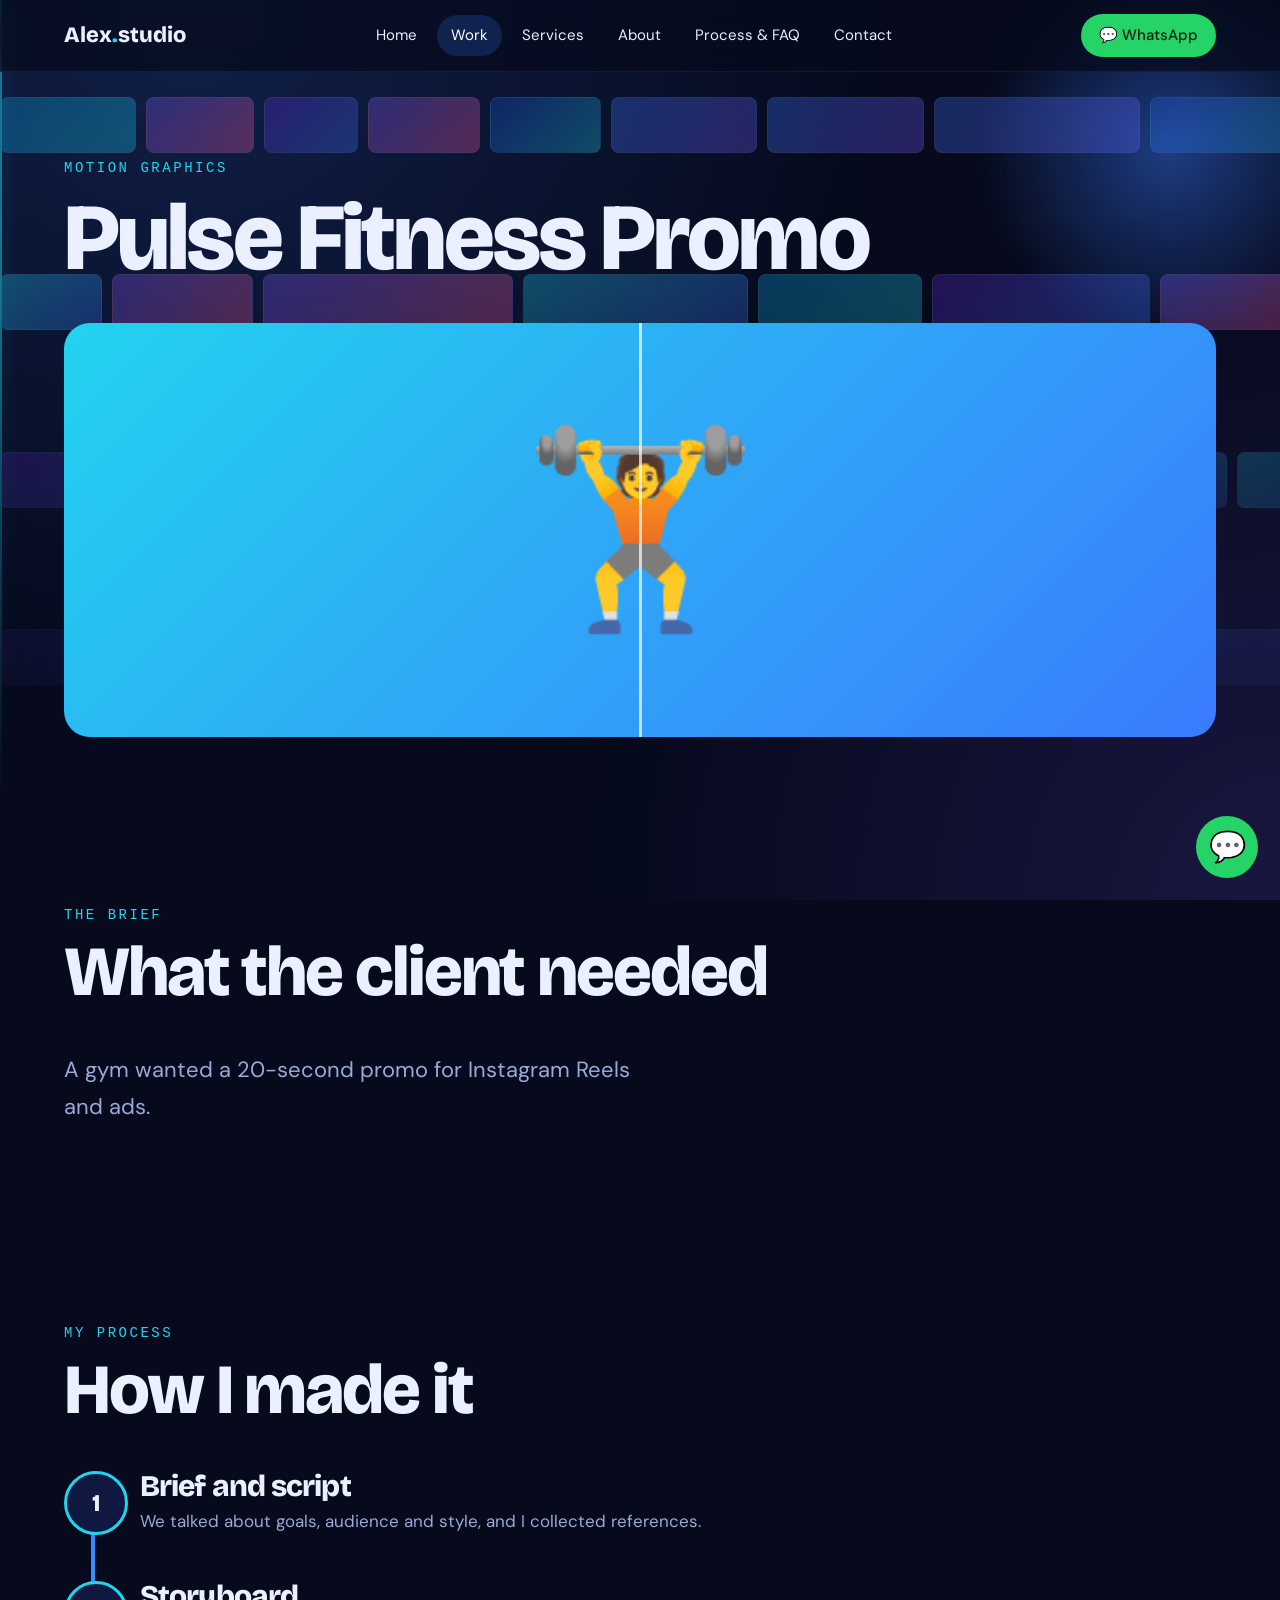
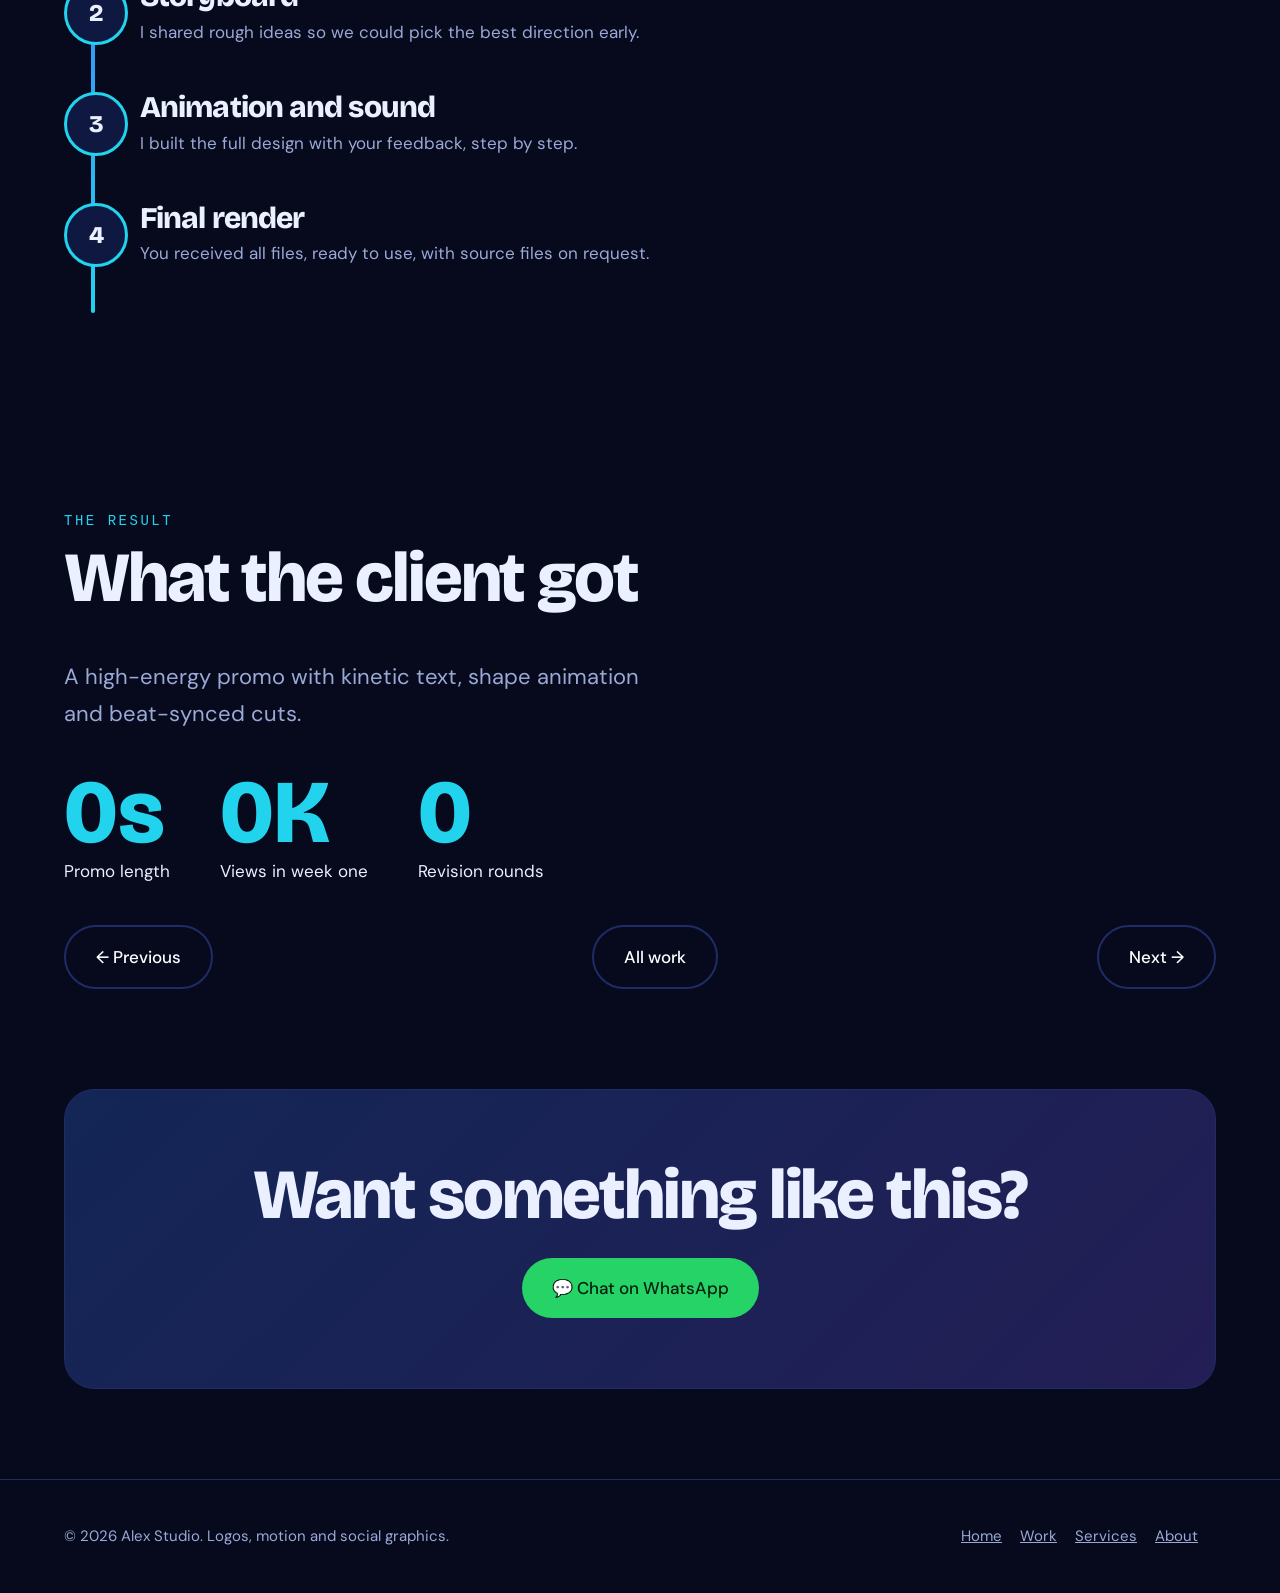
<file: project-2.html>
<!DOCTYPE html>
<html lang="en"><head><meta charset="utf-8"><meta name="viewport" content="width=device-width, initial-scale=1">
<title>Pulse Fitness Promo | Alex Studio</title>
<link href="https://fonts.googleapis.com/css2?family=Bricolage+Grotesque:opsz,wght@12..96,400;12..96,800&family=DM+Sans:wght@400;500&display=swap" rel="stylesheet">
<link rel="stylesheet" href="style.css"></head><body>
<div id="bar"></div>
<nav><a class="logo" href="index.html">Alex<i>.</i>studio</a><div class="links"><a href="index.html">Home</a><a href="work.html" aria-current=page>Work</a><a href="services.html">Services</a><a href="about.html">About</a><a href="process.html">Process & FAQ</a><a href="contact.html">Contact</a></div><a class="btn wa sm" href="https://wa.me/919999999999?text=Hi%21%20I%20saw%20your%20portfolio%20and%20want%20to%20work%20with%20you." target="_blank" rel="noopener">💬 WhatsApp</a></nav>
<header class="ph"><div class="scn a2 bgp"><div class="play"></div><div class="tr" style="top:12%;--d:38s;animation-direction:normal"><b style="--w:136px;--g:linear-gradient(135deg,#0EA5E9,#22D3EE)"></b><b style="--w:108px;--g:linear-gradient(135deg,#7C5CFF,#FF5FA2)"></b><b style="--w:94px;--g:linear-gradient(135deg,#6D28D9,#3B7BFF)"></b><b style="--w:112px;--g:linear-gradient(135deg,#7C5CFF,#FF5FA2)"></b><b style="--w:111px;--g:linear-gradient(135deg,#1D4ED8,#22D3EE)"></b><b style="--w:146px;--g:linear-gradient(135deg,#3B7BFF,#7C5CFF)"></b><b style="--w:157px;--g:linear-gradient(135deg,#3B7BFF,#7C5CFF)"></b><b style="--w:206px;--g:linear-gradient(135deg,#3B7BFF,#7C5CFF)"></b><b style="--w:176px;--g:linear-gradient(135deg,#1D4ED8,#22D3EE)"></b><b style="--w:196px;--g:linear-gradient(135deg,#7C5CFF,#FF5FA2)"></b><b style="--w:249px;--g:linear-gradient(135deg,#22D3EE,#3B7BFF)"></b><b style="--w:101px;--g:linear-gradient(135deg,#1D4ED8,#22D3EE)"></b><b style="--w:151px;--g:linear-gradient(135deg,#3B7BFF,#7C5CFF)"></b><b style="--w:131px;--g:linear-gradient(135deg,#7C5CFF,#FF5FA2)"></b><b style="--w:136px;--g:linear-gradient(135deg,#0EA5E9,#22D3EE)"></b><b style="--w:108px;--g:linear-gradient(135deg,#7C5CFF,#FF5FA2)"></b><b style="--w:94px;--g:linear-gradient(135deg,#6D28D9,#3B7BFF)"></b><b style="--w:112px;--g:linear-gradient(135deg,#7C5CFF,#FF5FA2)"></b><b style="--w:111px;--g:linear-gradient(135deg,#1D4ED8,#22D3EE)"></b><b style="--w:146px;--g:linear-gradient(135deg,#3B7BFF,#7C5CFF)"></b><b style="--w:157px;--g:linear-gradient(135deg,#3B7BFF,#7C5CFF)"></b><b style="--w:206px;--g:linear-gradient(135deg,#3B7BFF,#7C5CFF)"></b><b style="--w:176px;--g:linear-gradient(135deg,#1D4ED8,#22D3EE)"></b><b style="--w:196px;--g:linear-gradient(135deg,#7C5CFF,#FF5FA2)"></b><b style="--w:249px;--g:linear-gradient(135deg,#22D3EE,#3B7BFF)"></b><b style="--w:101px;--g:linear-gradient(135deg,#1D4ED8,#22D3EE)"></b><b style="--w:151px;--g:linear-gradient(135deg,#3B7BFF,#7C5CFF)"></b><b style="--w:131px;--g:linear-gradient(135deg,#7C5CFF,#FF5FA2)"></b></div><div class="tr" style="top:34%;--d:50s;animation-direction:reverse"><b style="--w:102px;--g:linear-gradient(135deg,#22D3EE,#3B7BFF)"></b><b style="--w:141px;--g:linear-gradient(135deg,#7C5CFF,#FF5FA2)"></b><b style="--w:250px;--g:linear-gradient(135deg,#7C5CFF,#FF5FA2)"></b><b style="--w:225px;--g:linear-gradient(135deg,#22D3EE,#3B7BFF)"></b><b style="--w:164px;--g:linear-gradient(135deg,#0EA5E9,#22D3EE)"></b><b style="--w:218px;--g:linear-gradient(135deg,#6D28D9,#3B7BFF)"></b><b style="--w:135px;--g:linear-gradient(135deg,#7C5CFF,#FF5FA2)"></b><b style="--w:178px;--g:linear-gradient(135deg,#3B7BFF,#7C5CFF)"></b><b style="--w:154px;--g:linear-gradient(135deg,#3B7BFF,#7C5CFF)"></b><b style="--w:93px;--g:linear-gradient(135deg,#3B7BFF,#7C5CFF)"></b><b style="--w:219px;--g:linear-gradient(135deg,#1D4ED8,#22D3EE)"></b><b style="--w:138px;--g:linear-gradient(135deg,#1D4ED8,#22D3EE)"></b><b style="--w:211px;--g:linear-gradient(135deg,#22D3EE,#3B7BFF)"></b><b style="--w:204px;--g:linear-gradient(135deg,#3B7BFF,#7C5CFF)"></b><b style="--w:102px;--g:linear-gradient(135deg,#22D3EE,#3B7BFF)"></b><b style="--w:141px;--g:linear-gradient(135deg,#7C5CFF,#FF5FA2)"></b><b style="--w:250px;--g:linear-gradient(135deg,#7C5CFF,#FF5FA2)"></b><b style="--w:225px;--g:linear-gradient(135deg,#22D3EE,#3B7BFF)"></b><b style="--w:164px;--g:linear-gradient(135deg,#0EA5E9,#22D3EE)"></b><b style="--w:218px;--g:linear-gradient(135deg,#6D28D9,#3B7BFF)"></b><b style="--w:135px;--g:linear-gradient(135deg,#7C5CFF,#FF5FA2)"></b><b style="--w:178px;--g:linear-gradient(135deg,#3B7BFF,#7C5CFF)"></b><b style="--w:154px;--g:linear-gradient(135deg,#3B7BFF,#7C5CFF)"></b><b style="--w:93px;--g:linear-gradient(135deg,#3B7BFF,#7C5CFF)"></b><b style="--w:219px;--g:linear-gradient(135deg,#1D4ED8,#22D3EE)"></b><b style="--w:138px;--g:linear-gradient(135deg,#1D4ED8,#22D3EE)"></b><b style="--w:211px;--g:linear-gradient(135deg,#22D3EE,#3B7BFF)"></b><b style="--w:204px;--g:linear-gradient(135deg,#3B7BFF,#7C5CFF)"></b></div><div class="tr" style="top:56%;--d:44s;animation-direction:normal"><b style="--w:258px;--g:linear-gradient(135deg,#6D28D9,#3B7BFF)"></b><b style="--w:200px;--g:linear-gradient(135deg,#6D28D9,#3B7BFF)"></b><b style="--w:216px;--g:linear-gradient(135deg,#1D4ED8,#22D3EE)"></b><b style="--w:190px;--g:linear-gradient(135deg,#1D4ED8,#22D3EE)"></b><b style="--w:168px;--g:linear-gradient(135deg,#6D28D9,#3B7BFF)"></b><b style="--w:145px;--g:linear-gradient(135deg,#22D3EE,#3B7BFF)"></b><b style="--w:177px;--g:linear-gradient(135deg,#22D3EE,#3B7BFF)"></b><b style="--w:252px;--g:linear-gradient(135deg,#22D3EE,#3B7BFF)"></b><b style="--w:193px;--g:linear-gradient(135deg,#7C5CFF,#FF5FA2)"></b><b style="--w:103px;--g:linear-gradient(135deg,#22D3EE,#3B7BFF)"></b><b style="--w:93px;--g:linear-gradient(135deg,#3B7BFF,#7C5CFF)"></b><b style="--w:250px;--g:linear-gradient(135deg,#6D28D9,#3B7BFF)"></b><b style="--w:155px;--g:linear-gradient(135deg,#0EA5E9,#22D3EE)"></b><b style="--w:131px;--g:linear-gradient(135deg,#3B7BFF,#7C5CFF)"></b><b style="--w:258px;--g:linear-gradient(135deg,#6D28D9,#3B7BFF)"></b><b style="--w:200px;--g:linear-gradient(135deg,#6D28D9,#3B7BFF)"></b><b style="--w:216px;--g:linear-gradient(135deg,#1D4ED8,#22D3EE)"></b><b style="--w:190px;--g:linear-gradient(135deg,#1D4ED8,#22D3EE)"></b><b style="--w:168px;--g:linear-gradient(135deg,#6D28D9,#3B7BFF)"></b><b style="--w:145px;--g:linear-gradient(135deg,#22D3EE,#3B7BFF)"></b><b style="--w:177px;--g:linear-gradient(135deg,#22D3EE,#3B7BFF)"></b><b style="--w:252px;--g:linear-gradient(135deg,#22D3EE,#3B7BFF)"></b><b style="--w:193px;--g:linear-gradient(135deg,#7C5CFF,#FF5FA2)"></b><b style="--w:103px;--g:linear-gradient(135deg,#22D3EE,#3B7BFF)"></b><b style="--w:93px;--g:linear-gradient(135deg,#3B7BFF,#7C5CFF)"></b><b style="--w:250px;--g:linear-gradient(135deg,#6D28D9,#3B7BFF)"></b><b style="--w:155px;--g:linear-gradient(135deg,#0EA5E9,#22D3EE)"></b><b style="--w:131px;--g:linear-gradient(135deg,#3B7BFF,#7C5CFF)"></b></div><div class="tr" style="top:78%;--d:56s;animation-direction:reverse"><b style="--w:111px;--g:linear-gradient(135deg,#6D28D9,#3B7BFF)"></b><b style="--w:187px;--g:linear-gradient(135deg,#1D4ED8,#22D3EE)"></b><b style="--w:162px;--g:linear-gradient(135deg,#1D4ED8,#22D3EE)"></b><b style="--w:152px;--g:linear-gradient(135deg,#6D28D9,#3B7BFF)"></b><b style="--w:165px;--g:linear-gradient(135deg,#3B7BFF,#7C5CFF)"></b><b style="--w:207px;--g:linear-gradient(135deg,#22D3EE,#3B7BFF)"></b><b style="--w:130px;--g:linear-gradient(135deg,#7C5CFF,#FF5FA2)"></b><b style="--w:204px;--g:linear-gradient(135deg,#3B7BFF,#7C5CFF)"></b><b style="--w:157px;--g:linear-gradient(135deg,#7C5CFF,#FF5FA2)"></b><b style="--w:174px;--g:linear-gradient(135deg,#1D4ED8,#22D3EE)"></b><b style="--w:172px;--g:linear-gradient(135deg,#22D3EE,#3B7BFF)"></b><b style="--w:98px;--g:linear-gradient(135deg,#7C5CFF,#FF5FA2)"></b><b style="--w:145px;--g:linear-gradient(135deg,#7C5CFF,#FF5FA2)"></b><b style="--w:136px;--g:linear-gradient(135deg,#3B7BFF,#7C5CFF)"></b><b style="--w:111px;--g:linear-gradient(135deg,#6D28D9,#3B7BFF)"></b><b style="--w:187px;--g:linear-gradient(135deg,#1D4ED8,#22D3EE)"></b><b style="--w:162px;--g:linear-gradient(135deg,#1D4ED8,#22D3EE)"></b><b style="--w:152px;--g:linear-gradient(135deg,#6D28D9,#3B7BFF)"></b><b style="--w:165px;--g:linear-gradient(135deg,#3B7BFF,#7C5CFF)"></b><b style="--w:207px;--g:linear-gradient(135deg,#22D3EE,#3B7BFF)"></b><b style="--w:130px;--g:linear-gradient(135deg,#7C5CFF,#FF5FA2)"></b><b style="--w:204px;--g:linear-gradient(135deg,#3B7BFF,#7C5CFF)"></b><b style="--w:157px;--g:linear-gradient(135deg,#7C5CFF,#FF5FA2)"></b><b style="--w:174px;--g:linear-gradient(135deg,#1D4ED8,#22D3EE)"></b><b style="--w:172px;--g:linear-gradient(135deg,#22D3EE,#3B7BFF)"></b><b style="--w:98px;--g:linear-gradient(135deg,#7C5CFF,#FF5FA2)"></b><b style="--w:145px;--g:linear-gradient(135deg,#7C5CFF,#FF5FA2)"></b><b style="--w:136px;--g:linear-gradient(135deg,#3B7BFF,#7C5CFF)"></b></div></div><span class="kick">Motion Graphics</span><h1><span class="w" style="--i:0">Pulse</span> <span class="w" style="--i:1">Fitness</span> <span class="w" style="--i:2">Promo</span> </h1>
<div class="hero2" style="--g:linear-gradient(135deg,#22D3EE,#3B7BFF)"><span>🏋️</span></div><!-- Replace the emoji box with: <img src="images/your-image.jpg"> or a <video> --></header>
<section class="sec"><span class="kick rv">The brief</span><h2 class="rv">What the client needed</h2><p class="rv" style="font-size:22px;max-width:40ch">A gym wanted a 20-second promo for Instagram Reels and ads.</p></section>
<section class="sec"><span class="kick rv">My process</span><h2 class="rv">How I made it</h2><div class="steps"><div class="step"><h3>Brief and script</h3><p>We talked about goals, audience and style, and I collected references.</p></div><div class="step"><h3>Storyboard</h3><p>I shared rough ideas so we could pick the best direction early.</p></div><div class="step"><h3>Animation and sound</h3><p>I built the full design with your feedback, step by step.</p></div><div class="step"><h3>Final render</h3><p>You received all files, ready to use, with source files on request.</p></div></div></section>
<section class="sec"><span class="kick rv">The result</span><h2 class="rv">What the client got</h2><p class="rv" style="font-size:22px;max-width:40ch">A high-energy promo with kinetic text, shape animation and beat-synced cuts.</p><div class="stats"><div class="rv"><b class="num" style="--t:20;--s:'s'"></b>Promo length</div><div class="rv"><b class="num" style="--t:45;--s:'K'"></b>Views in week one</div><div class="rv"><b class="num" style="--t:2;--s:''"></b>Revision rounds</div></div>
<div class="pn"><a class="btn ghost" href="project-1.html">← Previous</a><a class="btn ghost" href="work.html">All work</a><a class="btn ghost" href="project-3.html">Next →</a></div></section>
<div class="cta-box rv"><h2>Want something like this?</h2><a class="btn wa" href="https://wa.me/919999999999?text=Want%20something%20like%20this%3F" target="_blank" rel="noopener">💬 Chat on WhatsApp</a></div>
<a class="wa-float" href="https://wa.me/919999999999?text=Hi%21%20I%20saw%20your%20portfolio%20and%20want%20to%20work%20with%20you." target="_blank" rel="noopener" aria-label="Chat on WhatsApp">💬</a>
<footer><div>© 2026 Alex Studio. Logos, motion and social graphics.</div><div><a href="index.html">Home</a><a href="work.html">Work</a><a href="services.html">Services</a><a href="about.html">About</a></div></footer>
</body></html>
</file>
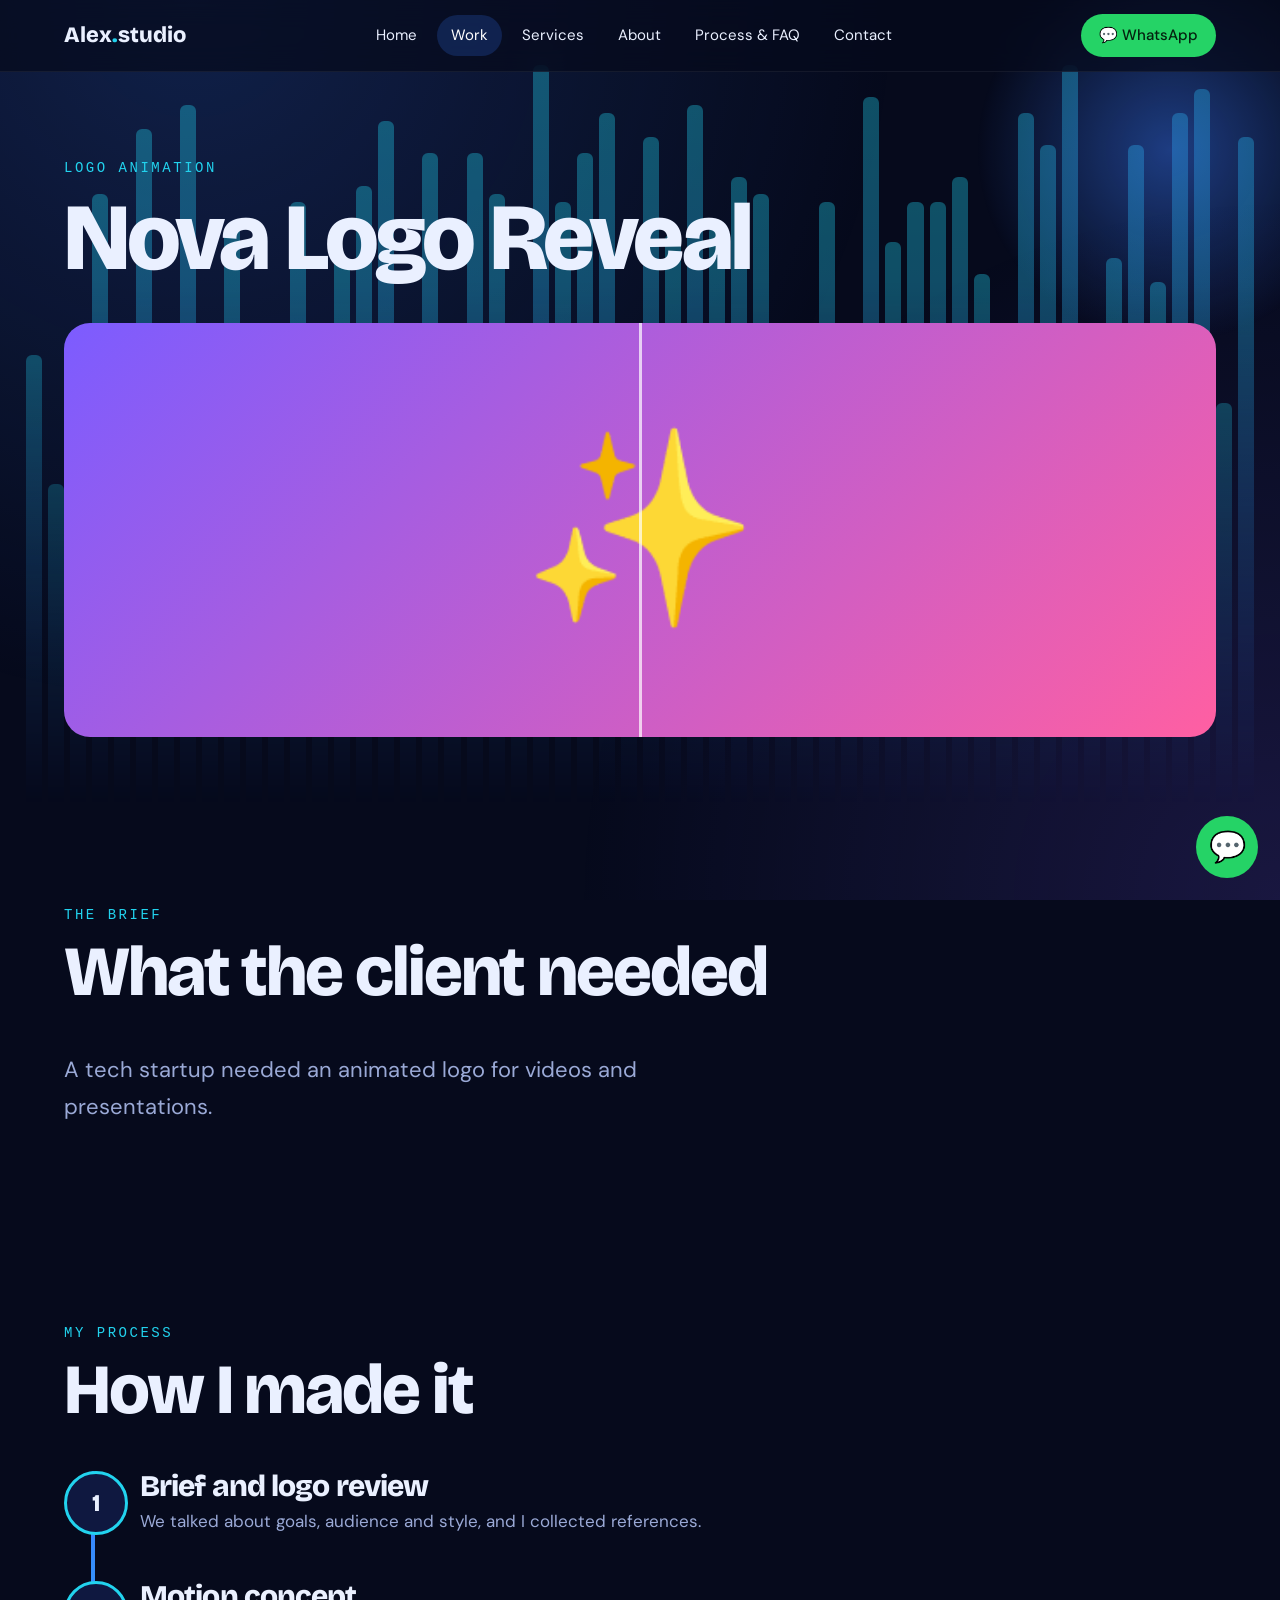
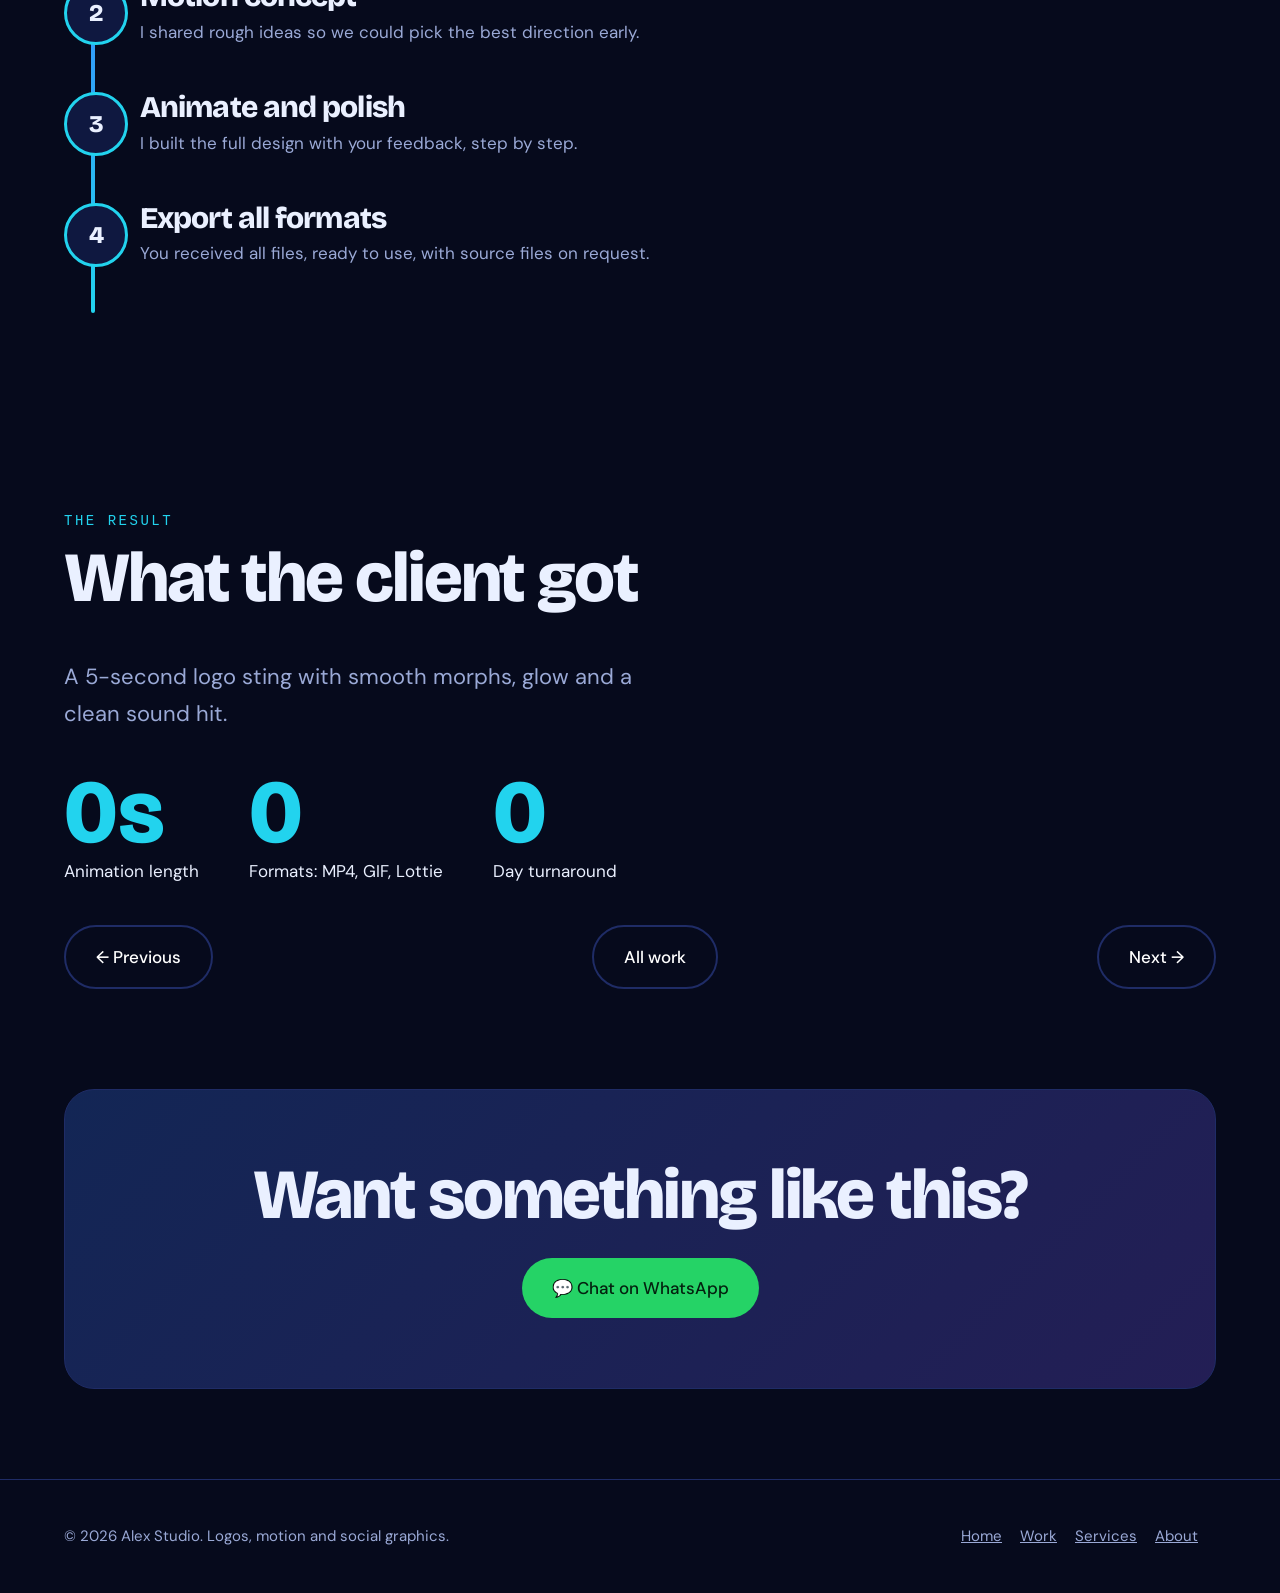
<file: project-3.html>
<!DOCTYPE html>
<html lang="en"><head><meta charset="utf-8"><meta name="viewport" content="width=device-width, initial-scale=1">
<title>Nova Logo Reveal | Alex Studio</title>
<link href="https://fonts.googleapis.com/css2?family=Bricolage+Grotesque:opsz,wght@12..96,400;12..96,800&family=DM+Sans:wght@400;500&display=swap" rel="stylesheet">
<link rel="stylesheet" href="style.css"></head><body>
<div id="bar"></div>
<nav><a class="logo" href="index.html">Alex<i>.</i>studio</a><div class="links"><a href="index.html">Home</a><a href="work.html" aria-current=page>Work</a><a href="services.html">Services</a><a href="about.html">About</a><a href="process.html">Process & FAQ</a><a href="contact.html">Contact</a></div><a class="btn wa sm" href="https://wa.me/919999999999?text=Hi%21%20I%20saw%20your%20portfolio%20and%20want%20to%20work%20with%20you." target="_blank" rel="noopener">💬 WhatsApp</a></nav>
<header class="ph"><div class="scn a3 bgp"><b style="--h:31;--k:0;--d:1.2s"></b><b style="--h:15;--k:1;--d:1.2s"></b><b style="--h:27;--k:2;--d:1.6s"></b><b style="--h:51;--k:3;--d:0.9s"></b><b style="--h:25;--k:4;--d:1.6s"></b><b style="--h:59;--k:5;--d:0.9s"></b><b style="--h:15;--k:6;--d:1.2s"></b><b style="--h:62;--k:7;--d:0.9s"></b><b style="--h:19;--k:8;--d:1.2s"></b><b style="--h:47;--k:9;--d:0.9s"></b><b style="--h:35;--k:10;--d:0.9s"></b><b style="--h:29;--k:11;--d:1.2s"></b><b style="--h:50;--k:12;--d:0.9s"></b><b style="--h:15;--k:13;--d:1.6s"></b><b style="--h:43;--k:14;--d:0.9s"></b><b style="--h:52;--k:15;--d:1.6s"></b><b style="--h:60;--k:16;--d:1.6s"></b><b style="--h:34;--k:17;--d:1.2s"></b><b style="--h:56;--k:18;--d:1.2s"></b><b style="--h:19;--k:19;--d:1.2s"></b><b style="--h:56;--k:20;--d:1.6s"></b><b style="--h:51;--k:21;--d:0.9s"></b><b style="--h:12;--k:22;--d:1.6s"></b><b style="--h:67;--k:23;--d:1.6s"></b><b style="--h:50;--k:24;--d:1.2s"></b><b style="--h:56;--k:25;--d:1.6s"></b><b style="--h:61;--k:26;--d:1.6s"></b><b style="--h:18;--k:27;--d:1.6s"></b><b style="--h:58;--k:28;--d:1.6s"></b><b style="--h:46;--k:29;--d:0.9s"></b><b style="--h:62;--k:30;--d:1.6s"></b><b style="--h:47;--k:31;--d:1.6s"></b><b style="--h:53;--k:32;--d:1.6s"></b><b style="--h:51;--k:33;--d:0.9s"></b><b style="--h:15;--k:34;--d:0.9s"></b><b style="--h:12;--k:35;--d:0.9s"></b><b style="--h:50;--k:36;--d:1.2s"></b><b style="--h:16;--k:37;--d:1.2s"></b><b style="--h:63;--k:38;--d:1.2s"></b><b style="--h:45;--k:39;--d:0.9s"></b><b style="--h:50;--k:40;--d:0.9s"></b><b style="--h:50;--k:41;--d:1.6s"></b><b style="--h:53;--k:42;--d:0.9s"></b><b style="--h:41;--k:43;--d:1.2s"></b><b style="--h:10;--k:44;--d:1.2s"></b><b style="--h:61;--k:45;--d:0.9s"></b><b style="--h:57;--k:46;--d:1.6s"></b><b style="--h:67;--k:47;--d:1.6s"></b><b style="--h:15;--k:48;--d:1.6s"></b><b style="--h:43;--k:49;--d:0.9s"></b><b style="--h:57;--k:50;--d:1.6s"></b><b style="--h:40;--k:51;--d:1.2s"></b><b style="--h:61;--k:52;--d:0.9s"></b><b style="--h:64;--k:53;--d:1.2s"></b><b style="--h:25;--k:54;--d:1.6s"></b><b style="--h:58;--k:55;--d:0.9s"></b></div><span class="kick">Logo Animation</span><h1><span class="w" style="--i:0">Nova</span> <span class="w" style="--i:1">Logo</span> <span class="w" style="--i:2">Reveal</span> </h1>
<div class="hero2" style="--g:linear-gradient(135deg,#7C5CFF,#FF5FA2)"><span>✨</span></div><!-- Replace the emoji box with: <img src="images/your-image.jpg"> or a <video> --></header>
<section class="sec"><span class="kick rv">The brief</span><h2 class="rv">What the client needed</h2><p class="rv" style="font-size:22px;max-width:40ch">A tech startup needed an animated logo for videos and presentations.</p></section>
<section class="sec"><span class="kick rv">My process</span><h2 class="rv">How I made it</h2><div class="steps"><div class="step"><h3>Brief and logo review</h3><p>We talked about goals, audience and style, and I collected references.</p></div><div class="step"><h3>Motion concept</h3><p>I shared rough ideas so we could pick the best direction early.</p></div><div class="step"><h3>Animate and polish</h3><p>I built the full design with your feedback, step by step.</p></div><div class="step"><h3>Export all formats</h3><p>You received all files, ready to use, with source files on request.</p></div></div></section>
<section class="sec"><span class="kick rv">The result</span><h2 class="rv">What the client got</h2><p class="rv" style="font-size:22px;max-width:40ch">A 5-second logo sting with smooth morphs, glow and a clean sound hit.</p><div class="stats"><div class="rv"><b class="num" style="--t:5;--s:'s'"></b>Animation length</div><div class="rv"><b class="num" style="--t:3;--s:''"></b>Formats: MP4, GIF, Lottie</div><div class="rv"><b class="num" style="--t:1;--s:''"></b>Day turnaround</div></div>
<div class="pn"><a class="btn ghost" href="project-2.html">← Previous</a><a class="btn ghost" href="work.html">All work</a><a class="btn ghost" href="project-4.html">Next →</a></div></section>
<div class="cta-box rv"><h2>Want something like this?</h2><a class="btn wa" href="https://wa.me/919999999999?text=Want%20something%20like%20this%3F" target="_blank" rel="noopener">💬 Chat on WhatsApp</a></div>
<a class="wa-float" href="https://wa.me/919999999999?text=Hi%21%20I%20saw%20your%20portfolio%20and%20want%20to%20work%20with%20you." target="_blank" rel="noopener" aria-label="Chat on WhatsApp">💬</a>
<footer><div>© 2026 Alex Studio. Logos, motion and social graphics.</div><div><a href="index.html">Home</a><a href="work.html">Work</a><a href="services.html">Services</a><a href="about.html">About</a></div></footer>
</body></html>
</file>
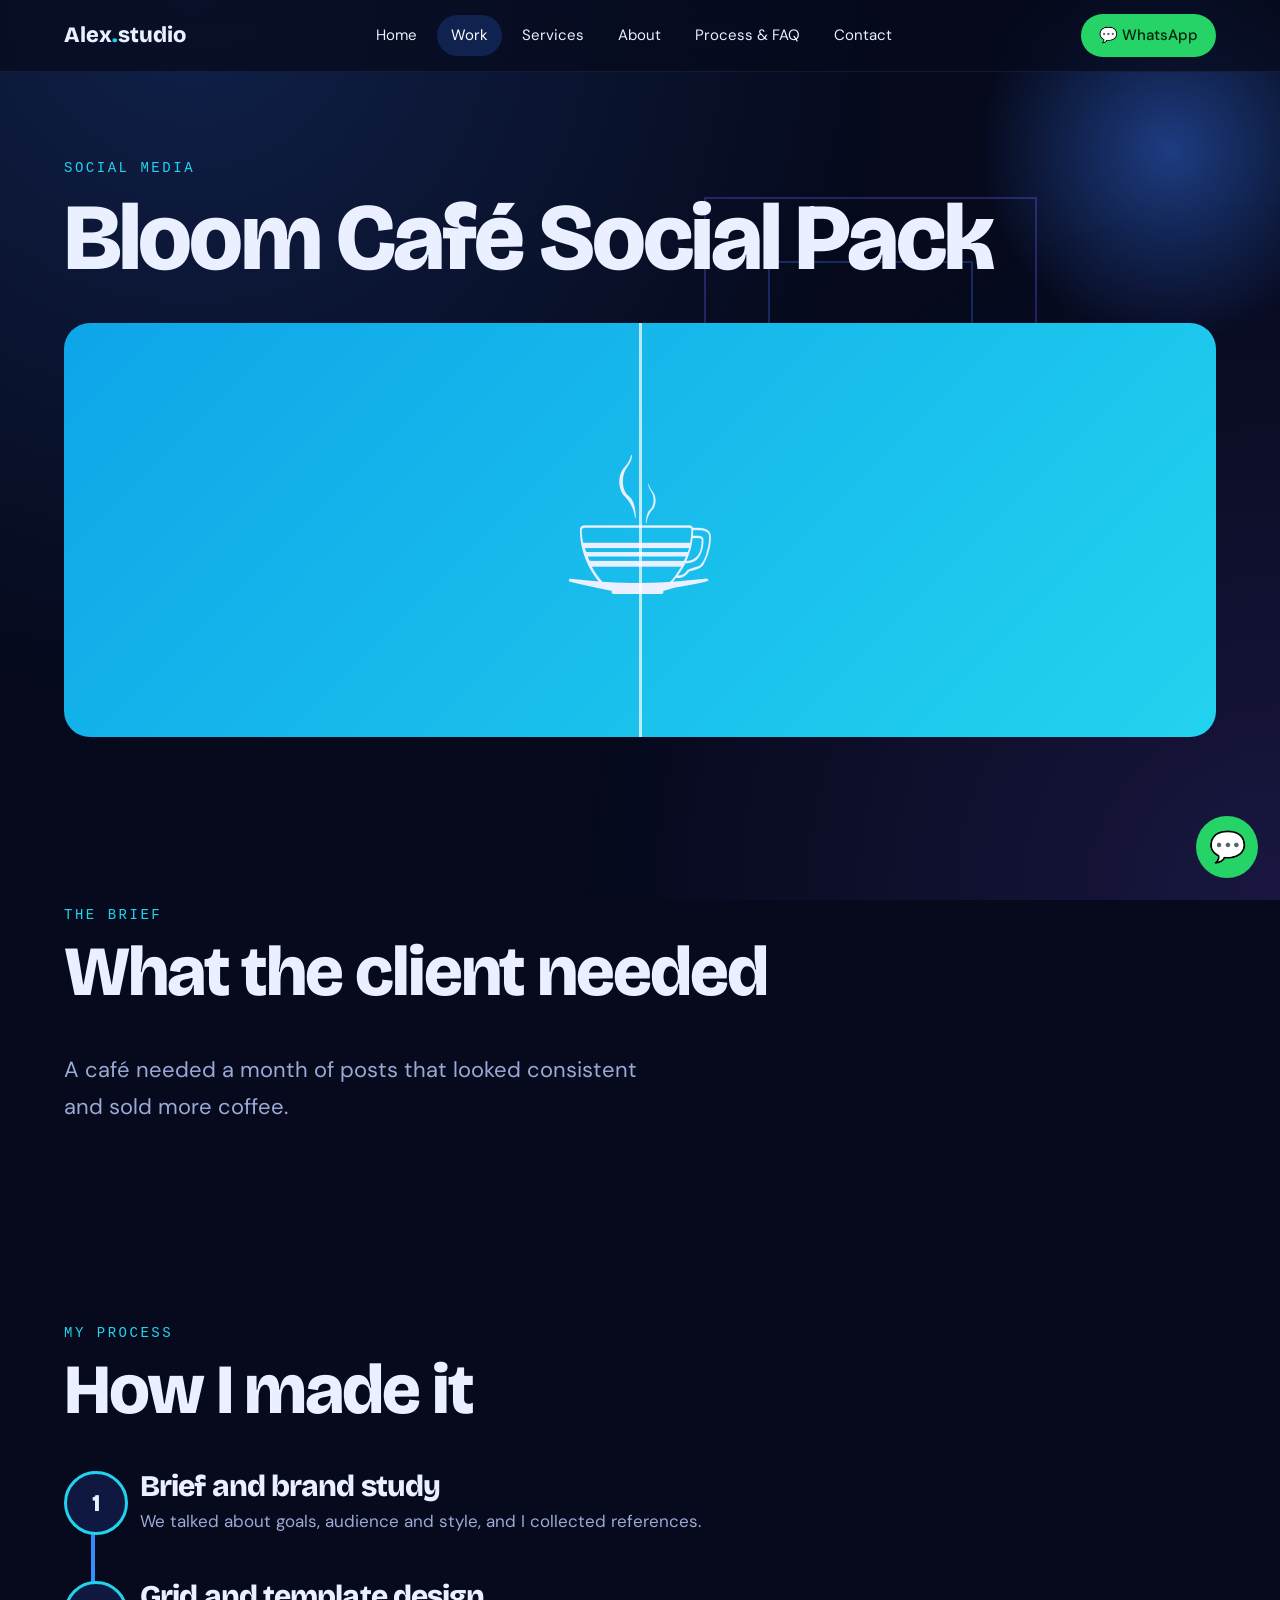
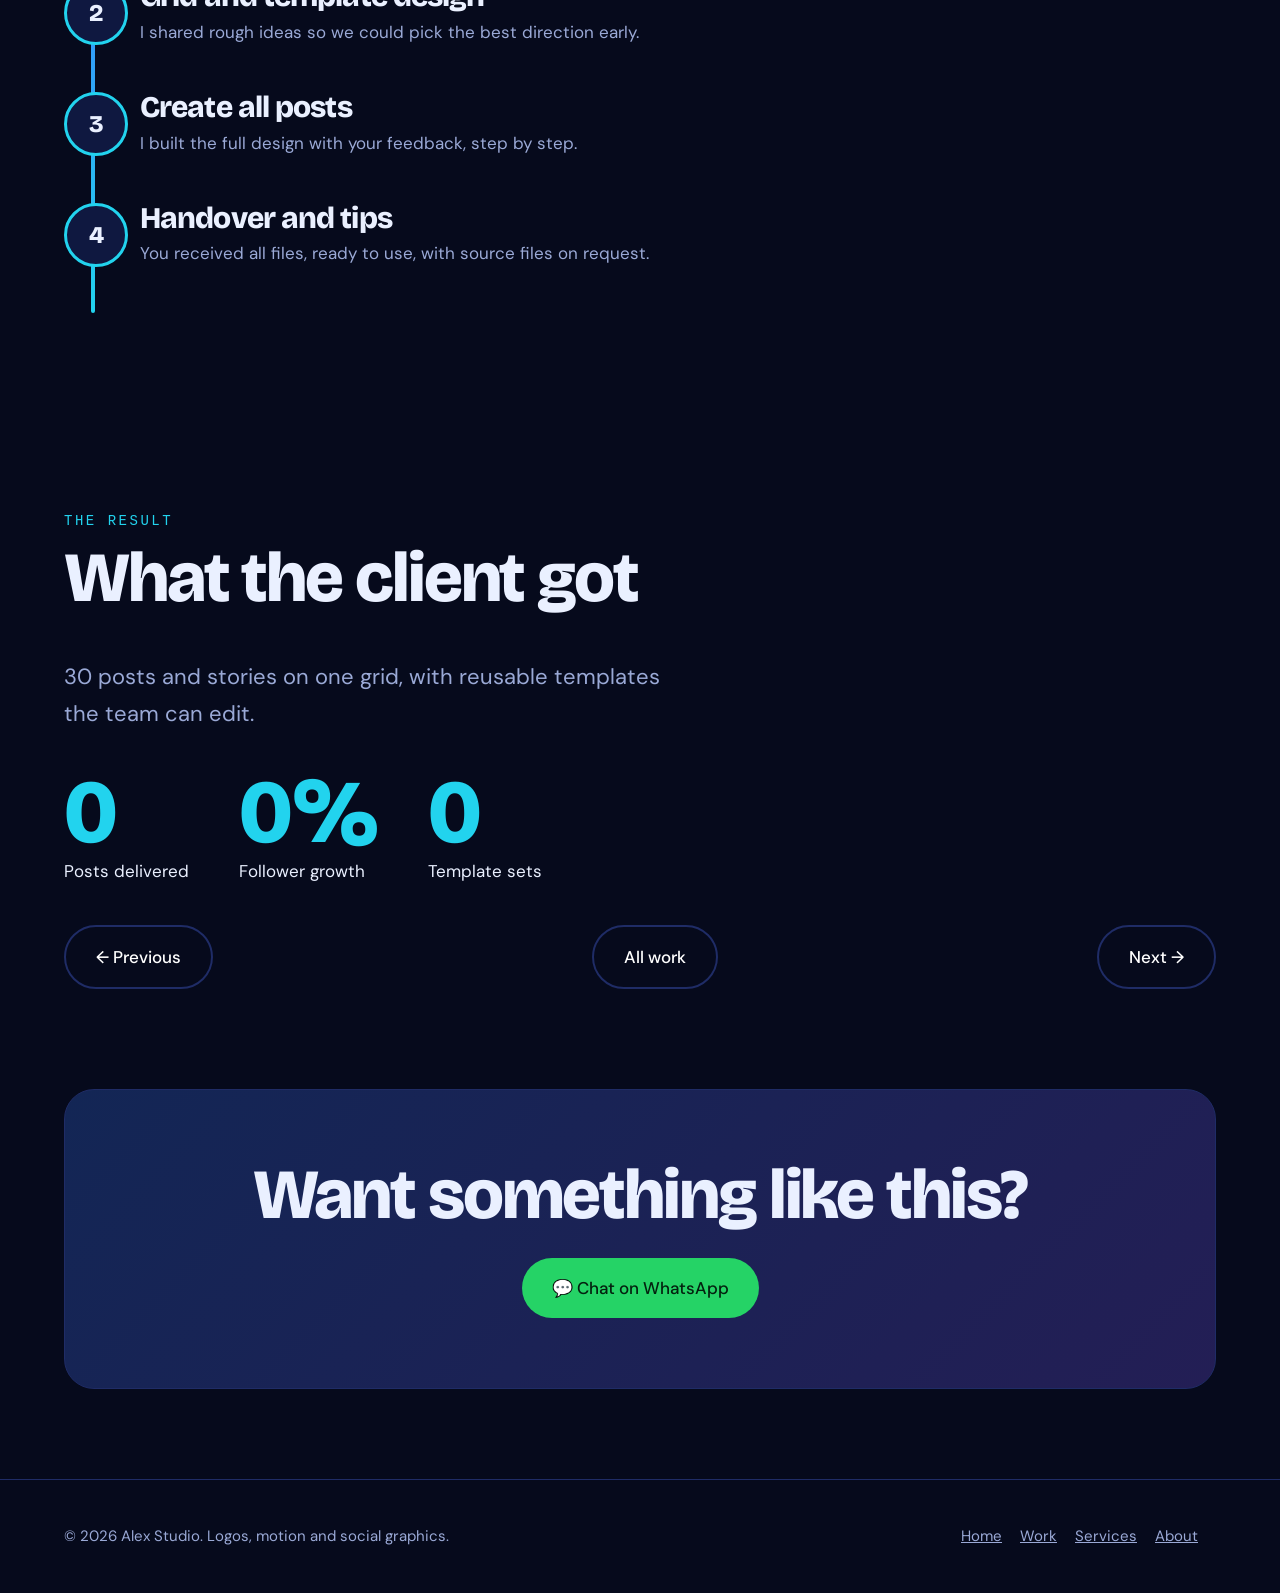
<file: project-4.html>
<!DOCTYPE html>
<html lang="en"><head><meta charset="utf-8"><meta name="viewport" content="width=device-width, initial-scale=1">
<title>Bloom Café Social Pack | Alex Studio</title>
<link href="https://fonts.googleapis.com/css2?family=Bricolage+Grotesque:opsz,wght@12..96,400;12..96,800&family=DM+Sans:wght@400;500&display=swap" rel="stylesheet">
<link rel="stylesheet" href="style.css"></head><body>
<div id="bar"></div>
<nav><a class="logo" href="index.html">Alex<i>.</i>studio</a><div class="links"><a href="index.html">Home</a><a href="work.html" aria-current=page>Work</a><a href="services.html">Services</a><a href="about.html">About</a><a href="process.html">Process & FAQ</a><a href="contact.html">Contact</a></div><a class="btn wa sm" href="https://wa.me/919999999999?text=Hi%21%20I%20saw%20your%20portfolio%20and%20want%20to%20work%20with%20you." target="_blank" rel="noopener">💬 WhatsApp</a></nav>
<header class="ph"><div class="scn a4 bgp"><div class="rg" style="--k:0"></div><div class="rg" style="--k:1"></div><div class="rg" style="--k:2"></div><div class="rg" style="--k:3"></div><div class="rg" style="--k:4"></div><div class="rg" style="--k:5"></div><div class="sq"></div><div class="sq r"></div></div><span class="kick">Social Media</span><h1><span class="w" style="--i:0">Bloom</span> <span class="w" style="--i:1">Café</span> <span class="w" style="--i:2">Social</span> <span class="w" style="--i:3">Pack</span> </h1>
<div class="hero2" style="--g:linear-gradient(135deg,#0EA5E9,#22D3EE)"><span>☕</span></div><!-- Replace the emoji box with: <img src="images/your-image.jpg"> or a <video> --></header>
<section class="sec"><span class="kick rv">The brief</span><h2 class="rv">What the client needed</h2><p class="rv" style="font-size:22px;max-width:40ch">A café needed a month of posts that looked consistent and sold more coffee.</p></section>
<section class="sec"><span class="kick rv">My process</span><h2 class="rv">How I made it</h2><div class="steps"><div class="step"><h3>Brief and brand study</h3><p>We talked about goals, audience and style, and I collected references.</p></div><div class="step"><h3>Grid and template design</h3><p>I shared rough ideas so we could pick the best direction early.</p></div><div class="step"><h3>Create all posts</h3><p>I built the full design with your feedback, step by step.</p></div><div class="step"><h3>Handover and tips</h3><p>You received all files, ready to use, with source files on request.</p></div></div></section>
<section class="sec"><span class="kick rv">The result</span><h2 class="rv">What the client got</h2><p class="rv" style="font-size:22px;max-width:40ch">30 posts and stories on one grid, with reusable templates the team can edit.</p><div class="stats"><div class="rv"><b class="num" style="--t:30;--s:''"></b>Posts delivered</div><div class="rv"><b class="num" style="--t:65;--s:'%'"></b>Follower growth</div><div class="rv"><b class="num" style="--t:4;--s:''"></b>Template sets</div></div>
<div class="pn"><a class="btn ghost" href="project-3.html">← Previous</a><a class="btn ghost" href="work.html">All work</a><a class="btn ghost" href="project-5.html">Next →</a></div></section>
<div class="cta-box rv"><h2>Want something like this?</h2><a class="btn wa" href="https://wa.me/919999999999?text=Want%20something%20like%20this%3F" target="_blank" rel="noopener">💬 Chat on WhatsApp</a></div>
<a class="wa-float" href="https://wa.me/919999999999?text=Hi%21%20I%20saw%20your%20portfolio%20and%20want%20to%20work%20with%20you." target="_blank" rel="noopener" aria-label="Chat on WhatsApp">💬</a>
<footer><div>© 2026 Alex Studio. Logos, motion and social graphics.</div><div><a href="index.html">Home</a><a href="work.html">Work</a><a href="services.html">Services</a><a href="about.html">About</a></div></footer>
</body></html>
</file>
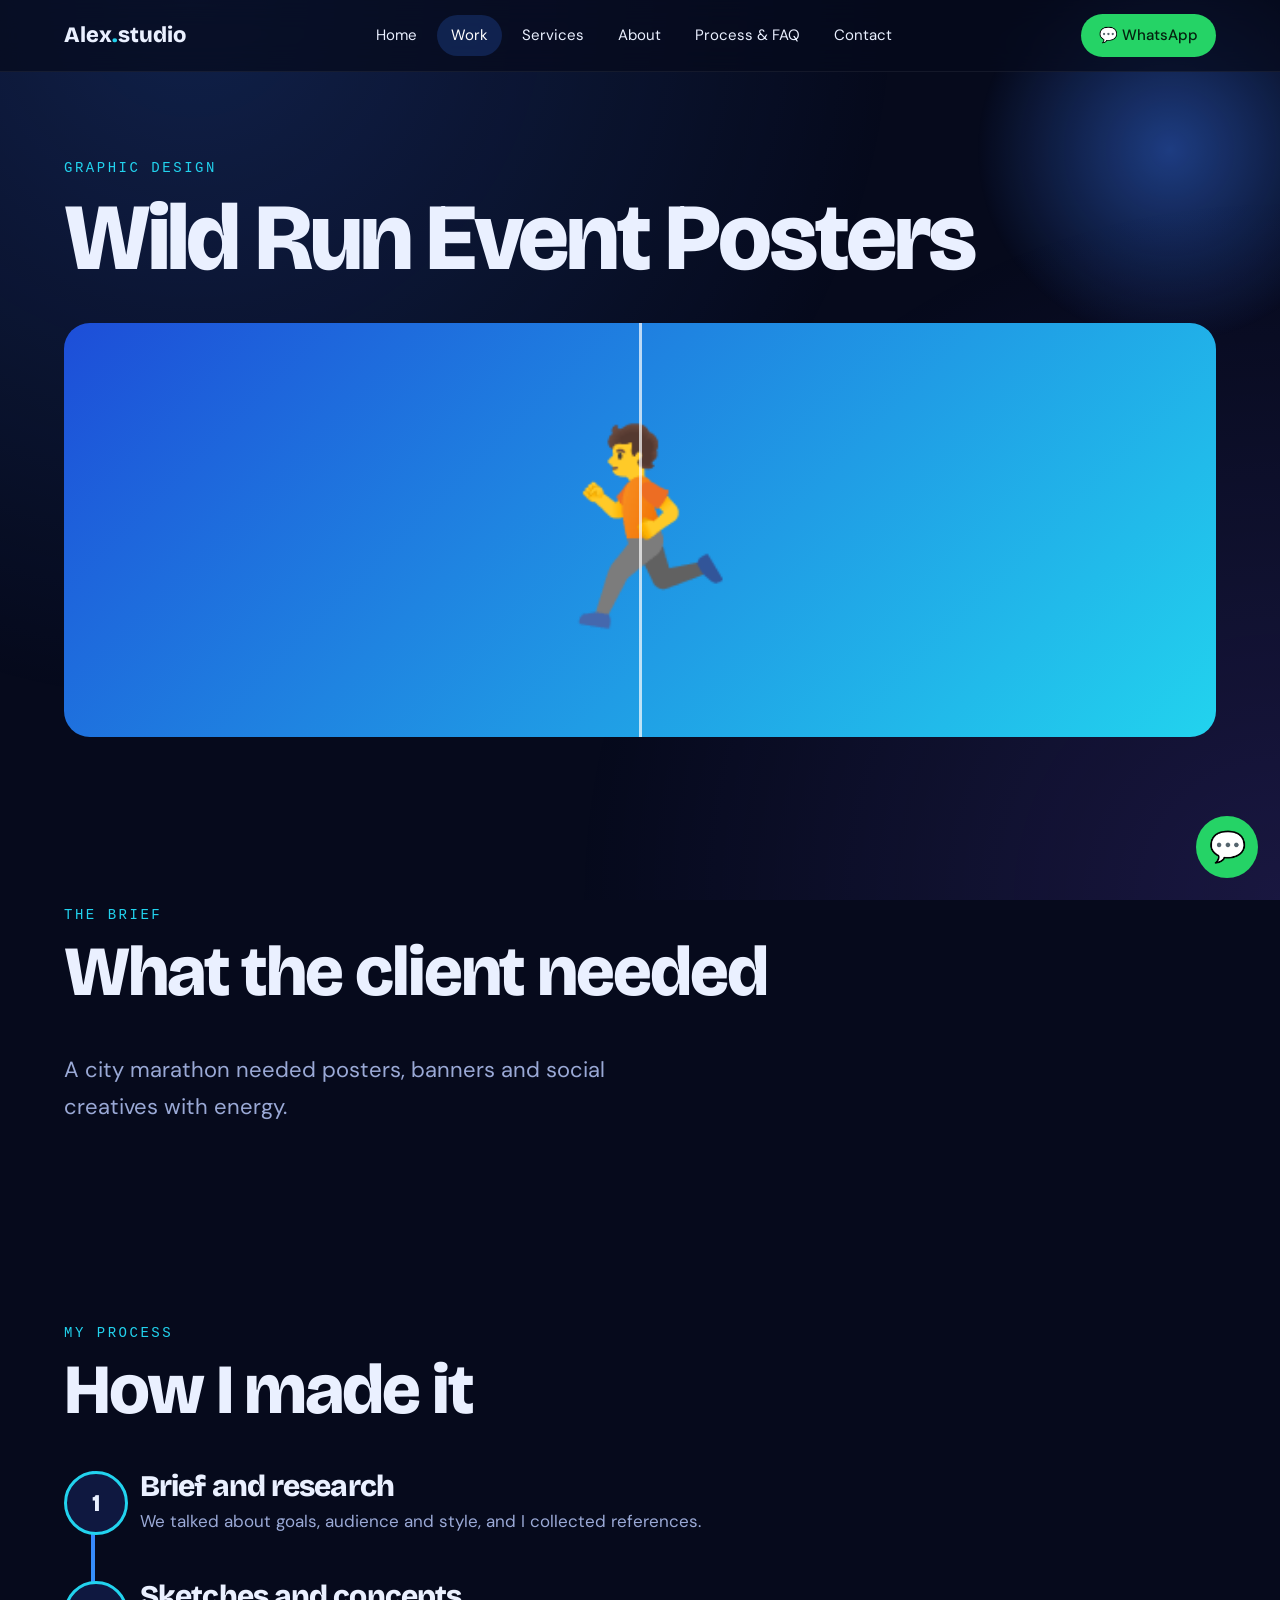
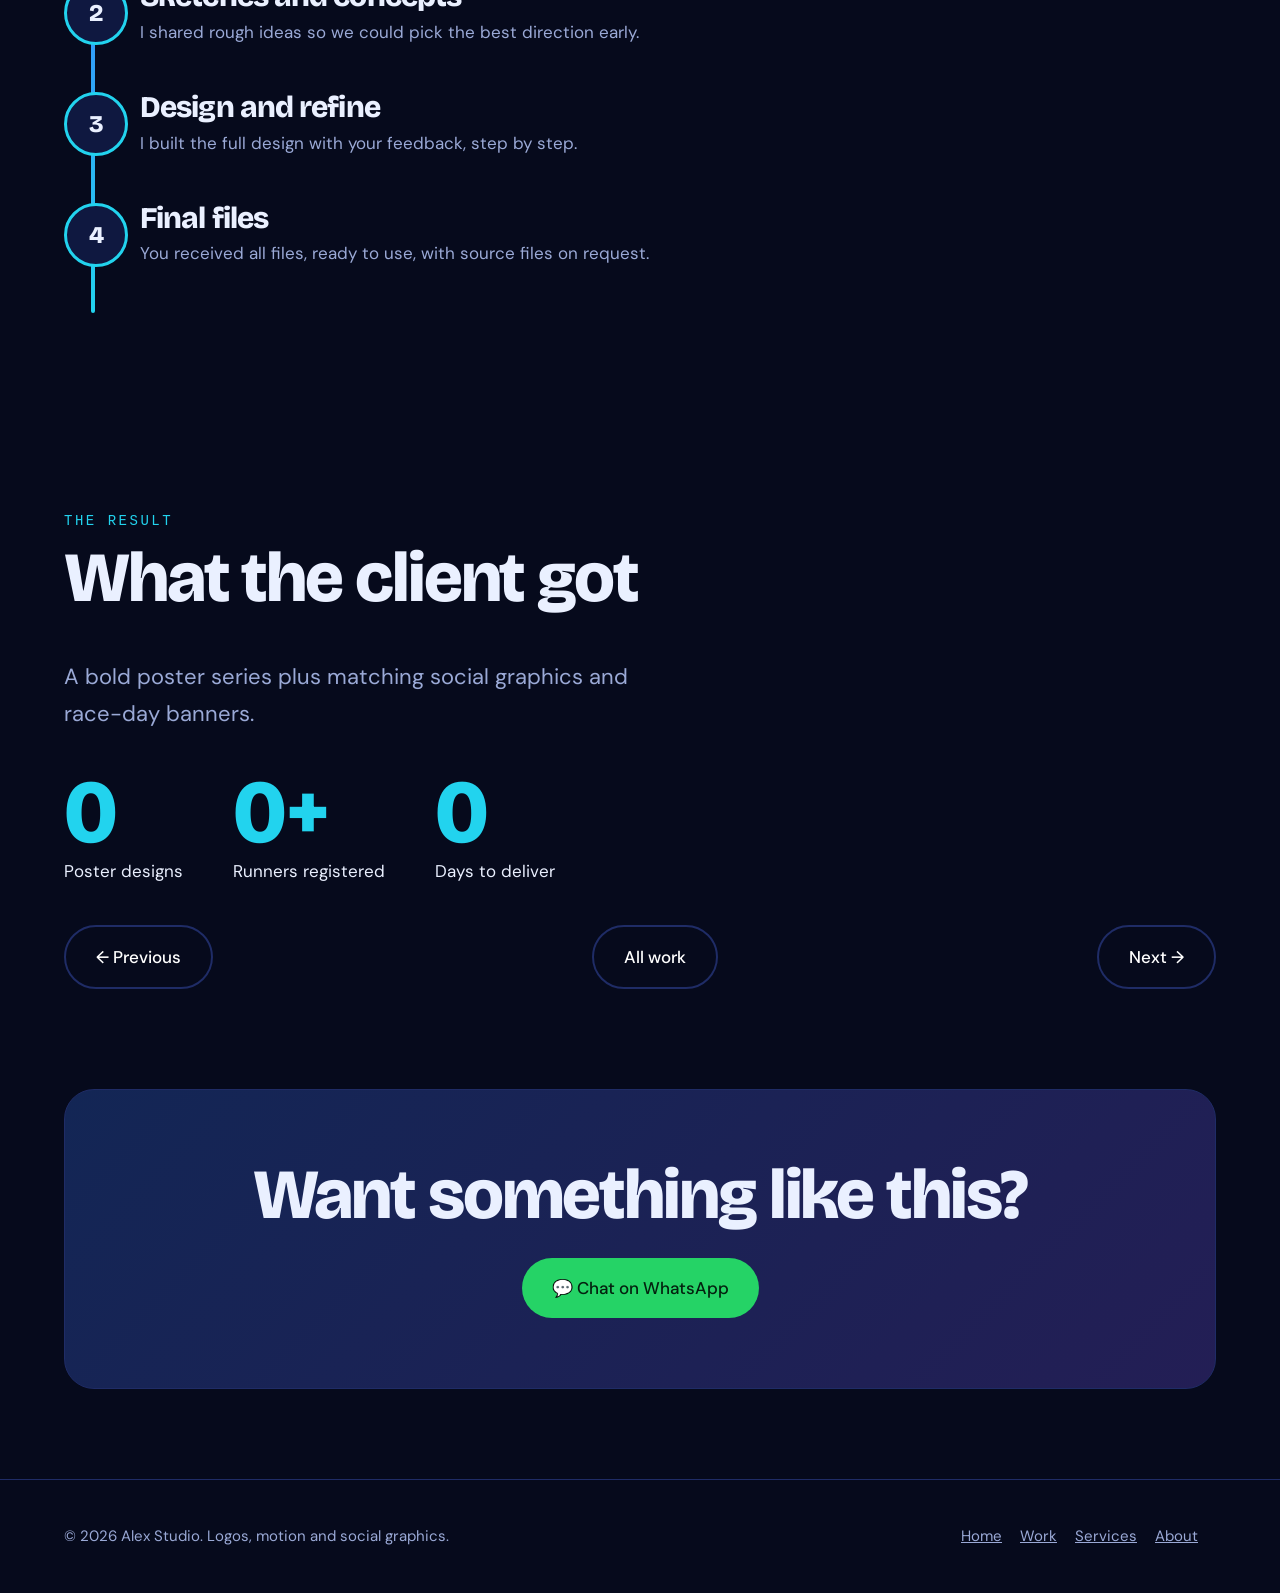
<file: project-5.html>
<!DOCTYPE html>
<html lang="en"><head><meta charset="utf-8"><meta name="viewport" content="width=device-width, initial-scale=1">
<title>Wild Run Event Posters | Alex Studio</title>
<link href="https://fonts.googleapis.com/css2?family=Bricolage+Grotesque:opsz,wght@12..96,400;12..96,800&family=DM+Sans:wght@400;500&display=swap" rel="stylesheet">
<link rel="stylesheet" href="style.css"></head><body>
<div id="bar"></div>
<nav><a class="logo" href="index.html">Alex<i>.</i>studio</a><div class="links"><a href="index.html">Home</a><a href="work.html" aria-current=page>Work</a><a href="services.html">Services</a><a href="about.html">About</a><a href="process.html">Process & FAQ</a><a href="contact.html">Contact</a></div><a class="btn wa sm" href="https://wa.me/919999999999?text=Hi%21%20I%20saw%20your%20portfolio%20and%20want%20to%20work%20with%20you." target="_blank" rel="noopener">💬 WhatsApp</a></nav>
<header class="ph"><div class="scn a5 bgp"><div class="bk" style="--x:29;--z:61px;--t:22s;--o:0.98"></div><div class="bk" style="--x:63;--z:68px;--t:18s;--o:0.08"></div><div class="bk" style="--x:87;--z:32px;--t:24s;--o:0.05"></div><div class="bk" style="--x:80;--z:55px;--t:15s;--o:0.08"></div><div class="bk" style="--x:18;--z:35px;--t:16s;--o:0.65"></div><div class="bk" style="--x:88;--z:33px;--t:21s;--o:0.57"></div><div class="bk" style="--x:1;--z:44px;--t:12s;--o:0.49"></div><div class="bk" style="--x:86;--z:20px;--t:23s;--o:0.22"></div><div class="bk" style="--x:62;--z:32px;--t:23s;--o:0.52"></div><div class="bk" style="--x:59;--z:43px;--t:19s;--o:0.77"></div><div class="bk" style="--x:70;--z:26px;--t:16s;--o:0.98"></div><div class="bk" style="--x:60;--z:15px;--t:16s;--o:0.46"></div><div class="bk" style="--x:64;--z:42px;--t:16s;--o:0.39"></div><div class="bk" style="--x:26;--z:18px;--t:21s;--o:0.09"></div><div class="bk" style="--x:95;--z:47px;--t:16s;--o:0.95"></div><div class="bk" style="--x:16;--z:52px;--t:25s;--o:0.63"></div><div class="bk" style="--x:35;--z:70px;--t:13s;--o:0.70"></div><div class="bk" style="--x:29;--z:45px;--t:26s;--o:0.88"></div><div class="bk" style="--x:50;--z:15px;--t:14s;--o:0.00"></div><div class="bk" style="--x:62;--z:57px;--t:19s;--o:0.41"></div><div class="bk" style="--x:93;--z:23px;--t:18s;--o:0.34"></div><div class="bk" style="--x:40;--z:21px;--t:25s;--o:0.33"></div><div class="bk" style="--x:41;--z:62px;--t:17s;--o:0.84"></div><div class="bk" style="--x:15;--z:26px;--t:23s;--o:0.01"></div><div class="bk" style="--x:94;--z:32px;--t:16s;--o:0.37"></div><div class="bk" style="--x:50;--z:38px;--t:25s;--o:0.59"></div></div><span class="kick">Graphic Design</span><h1><span class="w" style="--i:0">Wild</span> <span class="w" style="--i:1">Run</span> <span class="w" style="--i:2">Event</span> <span class="w" style="--i:3">Posters</span> </h1>
<div class="hero2" style="--g:linear-gradient(135deg,#1D4ED8,#22D3EE)"><span>🏃</span></div><!-- Replace the emoji box with: <img src="images/your-image.jpg"> or a <video> --></header>
<section class="sec"><span class="kick rv">The brief</span><h2 class="rv">What the client needed</h2><p class="rv" style="font-size:22px;max-width:40ch">A city marathon needed posters, banners and social creatives with energy.</p></section>
<section class="sec"><span class="kick rv">My process</span><h2 class="rv">How I made it</h2><div class="steps"><div class="step"><h3>Brief and research</h3><p>We talked about goals, audience and style, and I collected references.</p></div><div class="step"><h3>Sketches and concepts</h3><p>I shared rough ideas so we could pick the best direction early.</p></div><div class="step"><h3>Design and refine</h3><p>I built the full design with your feedback, step by step.</p></div><div class="step"><h3>Final files</h3><p>You received all files, ready to use, with source files on request.</p></div></div></section>
<section class="sec"><span class="kick rv">The result</span><h2 class="rv">What the client got</h2><p class="rv" style="font-size:22px;max-width:40ch">A bold poster series plus matching social graphics and race-day banners.</p><div class="stats"><div class="rv"><b class="num" style="--t:6;--s:''"></b>Poster designs</div><div class="rv"><b class="num" style="--t:2000;--s:'+'"></b>Runners registered</div><div class="rv"><b class="num" style="--t:5;--s:''"></b>Days to deliver</div></div>
<div class="pn"><a class="btn ghost" href="project-4.html">← Previous</a><a class="btn ghost" href="work.html">All work</a><a class="btn ghost" href="project-6.html">Next →</a></div></section>
<div class="cta-box rv"><h2>Want something like this?</h2><a class="btn wa" href="https://wa.me/919999999999?text=Want%20something%20like%20this%3F" target="_blank" rel="noopener">💬 Chat on WhatsApp</a></div>
<a class="wa-float" href="https://wa.me/919999999999?text=Hi%21%20I%20saw%20your%20portfolio%20and%20want%20to%20work%20with%20you." target="_blank" rel="noopener" aria-label="Chat on WhatsApp">💬</a>
<footer><div>© 2026 Alex Studio. Logos, motion and social graphics.</div><div><a href="index.html">Home</a><a href="work.html">Work</a><a href="services.html">Services</a><a href="about.html">About</a></div></footer>
</body></html>
</file>
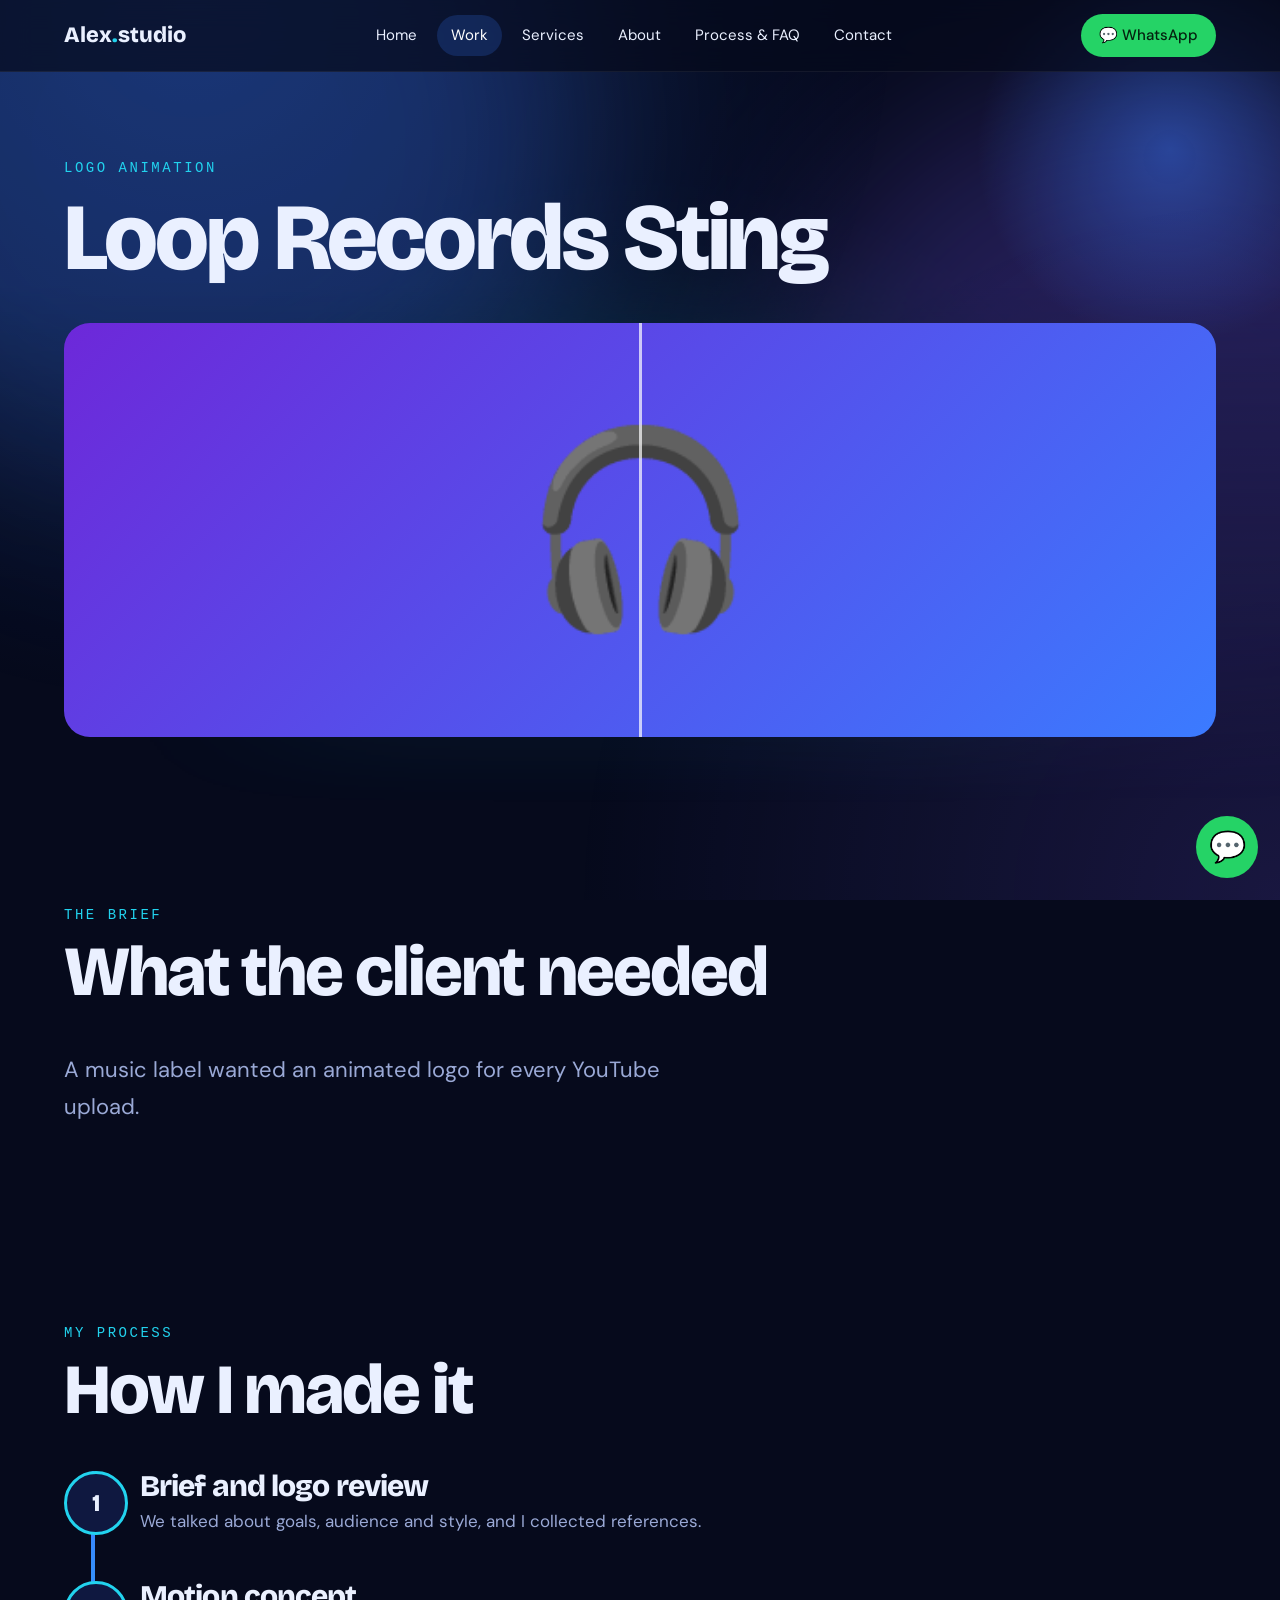
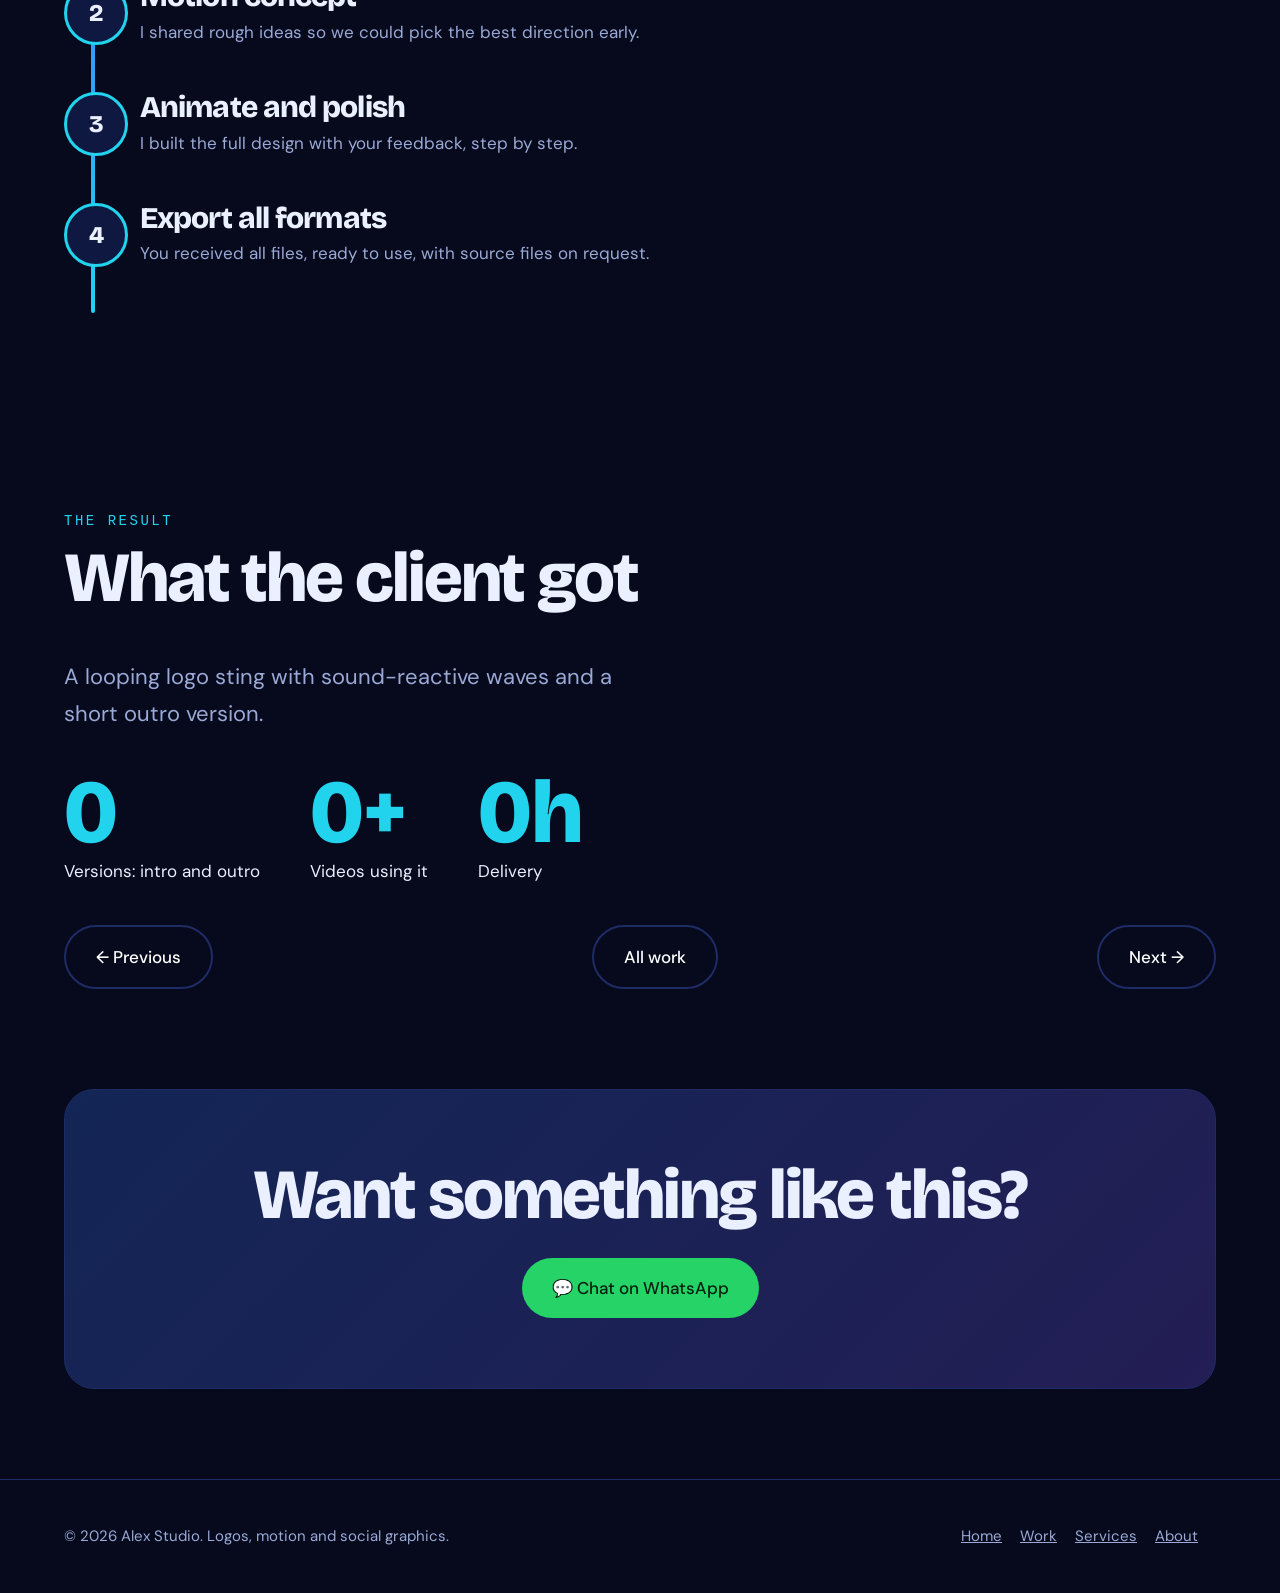
<file: project-6.html>
<!DOCTYPE html>
<html lang="en"><head><meta charset="utf-8"><meta name="viewport" content="width=device-width, initial-scale=1">
<title>Loop Records Sting | Alex Studio</title>
<link href="https://fonts.googleapis.com/css2?family=Bricolage+Grotesque:opsz,wght@12..96,400;12..96,800&family=DM+Sans:wght@400;500&display=swap" rel="stylesheet">
<link rel="stylesheet" href="style.css"></head><body>
<div id="bar"></div>
<nav><a class="logo" href="index.html">Alex<i>.</i>studio</a><div class="links"><a href="index.html">Home</a><a href="work.html" aria-current=page>Work</a><a href="services.html">Services</a><a href="about.html">About</a><a href="process.html">Process & FAQ</a><a href="contact.html">Contact</a></div><a class="btn wa sm" href="https://wa.me/919999999999?text=Hi%21%20I%20saw%20your%20portfolio%20and%20want%20to%20work%20with%20you." target="_blank" rel="noopener">💬 WhatsApp</a></nav>
<header class="ph"><div class="scn a1 bgp"><i></i><i></i><i></i></div><span class="kick">Logo Animation</span><h1><span class="w" style="--i:0">Loop</span> <span class="w" style="--i:1">Records</span> <span class="w" style="--i:2">Sting</span> </h1>
<div class="hero2" style="--g:linear-gradient(135deg,#6D28D9,#3B7BFF)"><span>🎧</span></div><!-- Replace the emoji box with: <img src="images/your-image.jpg"> or a <video> --></header>
<section class="sec"><span class="kick rv">The brief</span><h2 class="rv">What the client needed</h2><p class="rv" style="font-size:22px;max-width:40ch">A music label wanted an animated logo for every YouTube upload.</p></section>
<section class="sec"><span class="kick rv">My process</span><h2 class="rv">How I made it</h2><div class="steps"><div class="step"><h3>Brief and logo review</h3><p>We talked about goals, audience and style, and I collected references.</p></div><div class="step"><h3>Motion concept</h3><p>I shared rough ideas so we could pick the best direction early.</p></div><div class="step"><h3>Animate and polish</h3><p>I built the full design with your feedback, step by step.</p></div><div class="step"><h3>Export all formats</h3><p>You received all files, ready to use, with source files on request.</p></div></div></section>
<section class="sec"><span class="kick rv">The result</span><h2 class="rv">What the client got</h2><p class="rv" style="font-size:22px;max-width:40ch">A looping logo sting with sound-reactive waves and a short outro version.</p><div class="stats"><div class="rv"><b class="num" style="--t:2;--s:''"></b>Versions: intro and outro</div><div class="rv"><b class="num" style="--t:100;--s:'+'"></b>Videos using it</div><div class="rv"><b class="num" style="--t:48;--s:'h'"></b>Delivery</div></div>
<div class="pn"><a class="btn ghost" href="project-5.html">← Previous</a><a class="btn ghost" href="work.html">All work</a><a class="btn ghost" href="project-7.html">Next →</a></div></section>
<div class="cta-box rv"><h2>Want something like this?</h2><a class="btn wa" href="https://wa.me/919999999999?text=Want%20something%20like%20this%3F" target="_blank" rel="noopener">💬 Chat on WhatsApp</a></div>
<a class="wa-float" href="https://wa.me/919999999999?text=Hi%21%20I%20saw%20your%20portfolio%20and%20want%20to%20work%20with%20you." target="_blank" rel="noopener" aria-label="Chat on WhatsApp">💬</a>
<footer><div>© 2026 Alex Studio. Logos, motion and social graphics.</div><div><a href="index.html">Home</a><a href="work.html">Work</a><a href="services.html">Services</a><a href="about.html">About</a></div></footer>
</body></html>
</file>
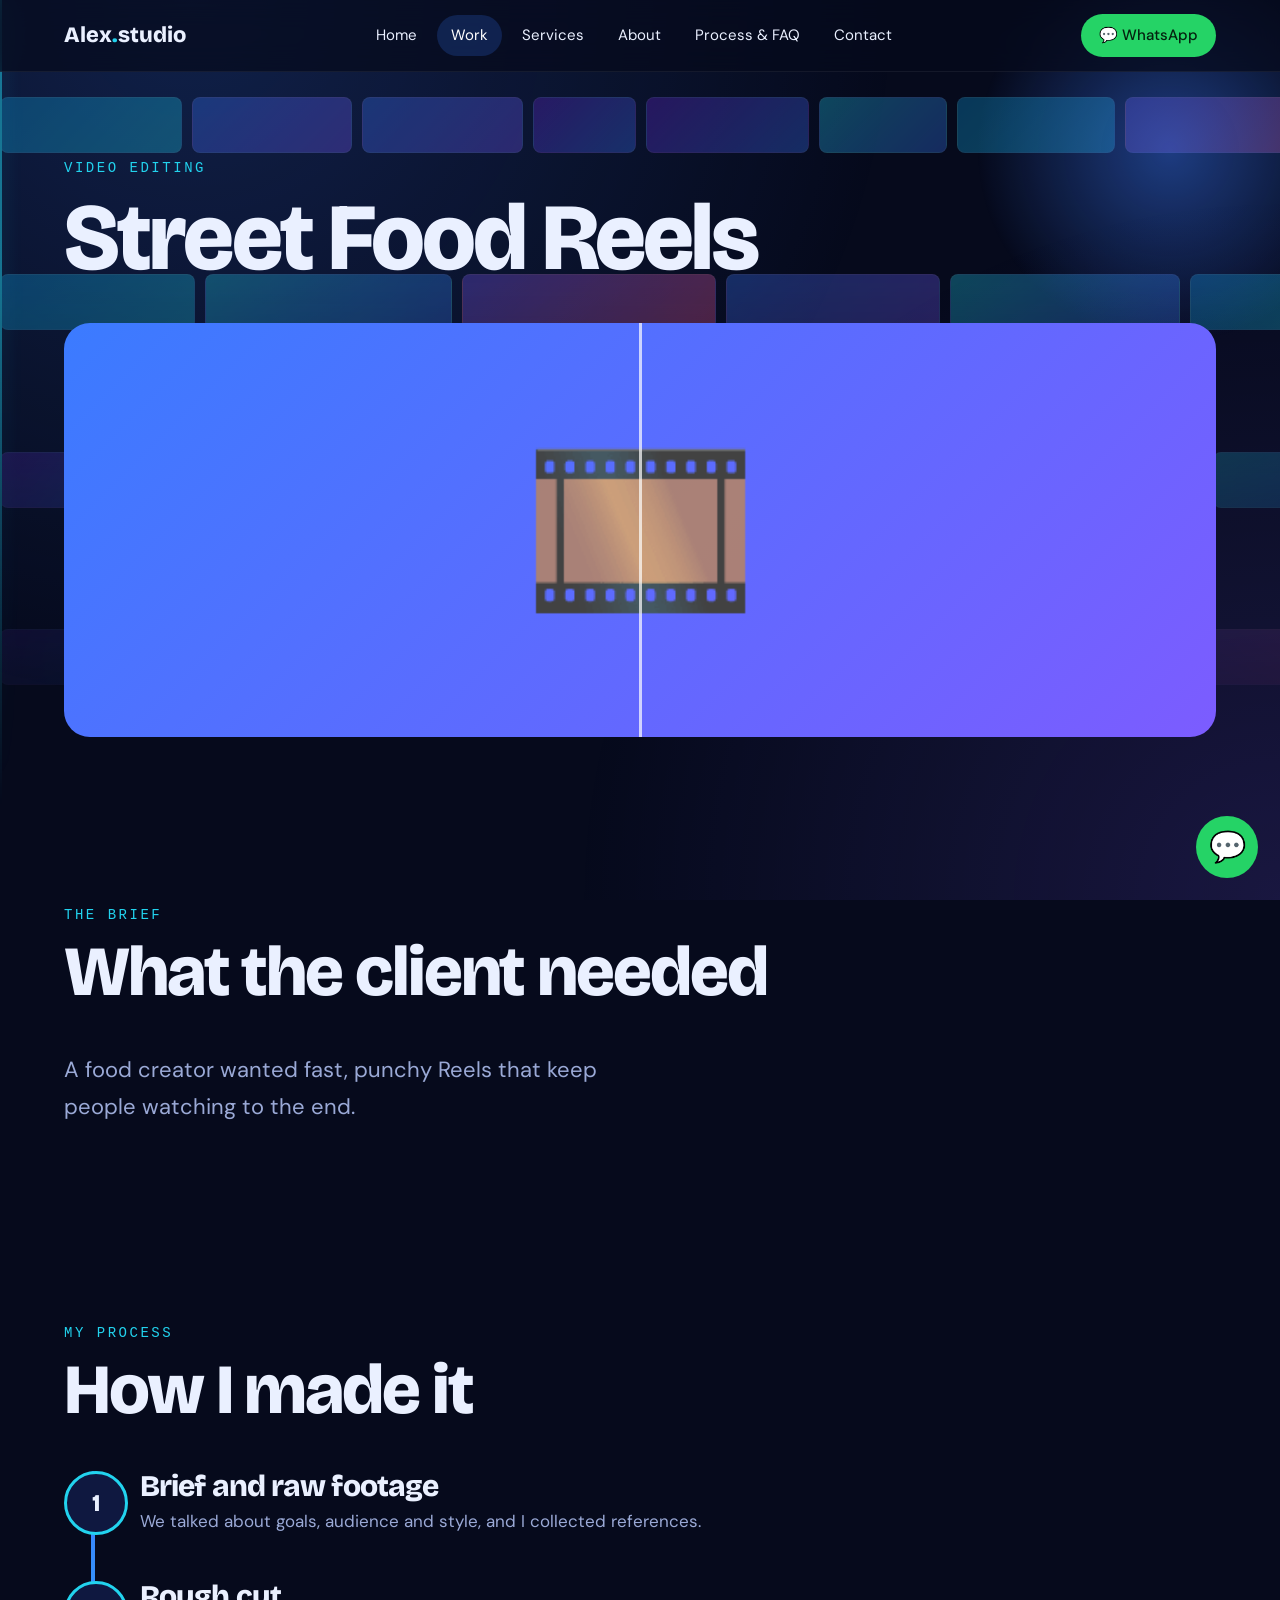
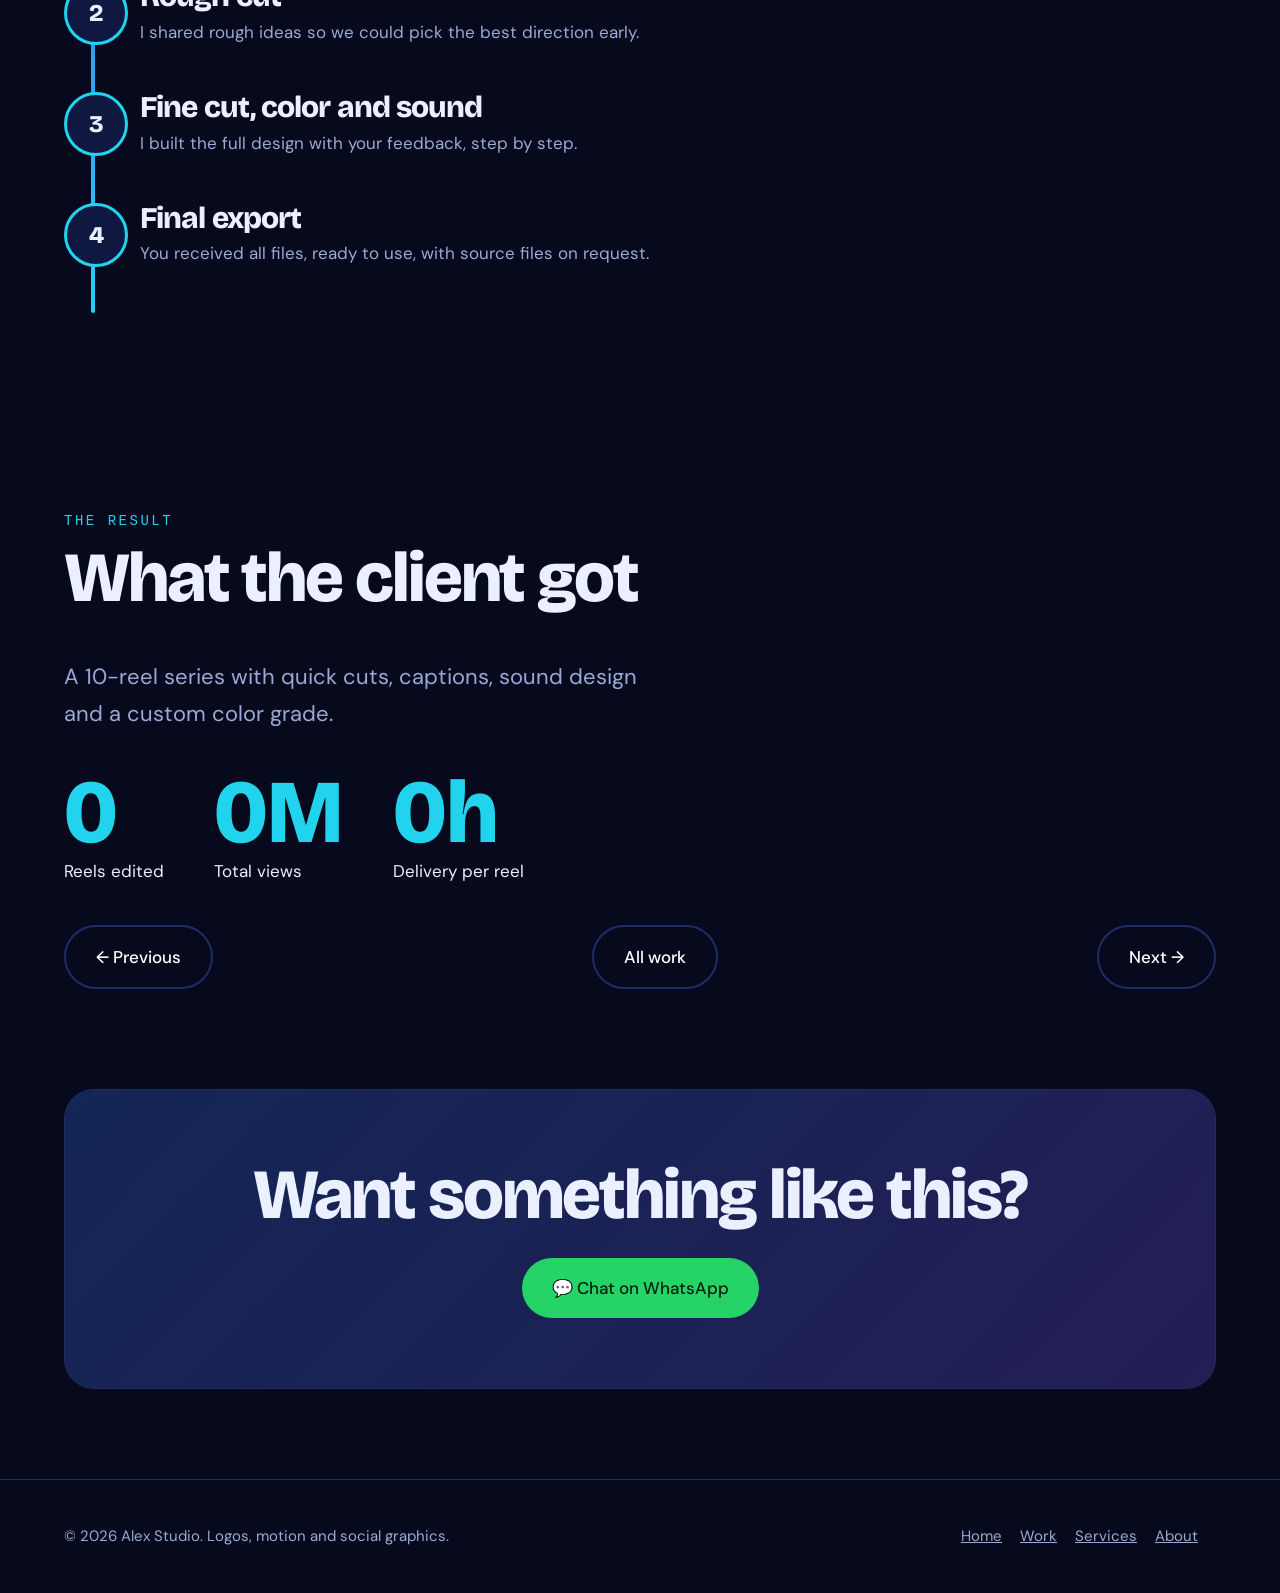
<file: project-7.html>
<!DOCTYPE html>
<html lang="en"><head><meta charset="utf-8"><meta name="viewport" content="width=device-width, initial-scale=1">
<title>Street Food Reels | Alex Studio</title>
<link href="https://fonts.googleapis.com/css2?family=Bricolage+Grotesque:opsz,wght@12..96,400;12..96,800&family=DM+Sans:wght@400;500&display=swap" rel="stylesheet">
<link rel="stylesheet" href="style.css"></head><body>
<div id="bar"></div>
<nav><a class="logo" href="index.html">Alex<i>.</i>studio</a><div class="links"><a href="index.html">Home</a><a href="work.html" aria-current=page>Work</a><a href="services.html">Services</a><a href="about.html">About</a><a href="process.html">Process & FAQ</a><a href="contact.html">Contact</a></div><a class="btn wa sm" href="https://wa.me/919999999999?text=Hi%21%20I%20saw%20your%20portfolio%20and%20want%20to%20work%20with%20you." target="_blank" rel="noopener">💬 WhatsApp</a></nav>
<header class="ph"><div class="scn a2 bgp"><div class="play"></div><div class="tr" style="top:12%;--d:38s;animation-direction:normal"><b style="--w:182px;--g:linear-gradient(135deg,#0EA5E9,#22D3EE)"></b><b style="--w:160px;--g:linear-gradient(135deg,#3B7BFF,#7C5CFF)"></b><b style="--w:161px;--g:linear-gradient(135deg,#3B7BFF,#7C5CFF)"></b><b style="--w:103px;--g:linear-gradient(135deg,#6D28D9,#3B7BFF)"></b><b style="--w:163px;--g:linear-gradient(135deg,#6D28D9,#3B7BFF)"></b><b style="--w:128px;--g:linear-gradient(135deg,#22D3EE,#3B7BFF)"></b><b style="--w:158px;--g:linear-gradient(135deg,#0EA5E9,#22D3EE)"></b><b style="--w:220px;--g:linear-gradient(135deg,#7C5CFF,#FF5FA2)"></b><b style="--w:138px;--g:linear-gradient(135deg,#7C5CFF,#FF5FA2)"></b><b style="--w:199px;--g:linear-gradient(135deg,#3B7BFF,#7C5CFF)"></b><b style="--w:251px;--g:linear-gradient(135deg,#0EA5E9,#22D3EE)"></b><b style="--w:231px;--g:linear-gradient(135deg,#1D4ED8,#22D3EE)"></b><b style="--w:142px;--g:linear-gradient(135deg,#6D28D9,#3B7BFF)"></b><b style="--w:110px;--g:linear-gradient(135deg,#3B7BFF,#7C5CFF)"></b><b style="--w:182px;--g:linear-gradient(135deg,#0EA5E9,#22D3EE)"></b><b style="--w:160px;--g:linear-gradient(135deg,#3B7BFF,#7C5CFF)"></b><b style="--w:161px;--g:linear-gradient(135deg,#3B7BFF,#7C5CFF)"></b><b style="--w:103px;--g:linear-gradient(135deg,#6D28D9,#3B7BFF)"></b><b style="--w:163px;--g:linear-gradient(135deg,#6D28D9,#3B7BFF)"></b><b style="--w:128px;--g:linear-gradient(135deg,#22D3EE,#3B7BFF)"></b><b style="--w:158px;--g:linear-gradient(135deg,#0EA5E9,#22D3EE)"></b><b style="--w:220px;--g:linear-gradient(135deg,#7C5CFF,#FF5FA2)"></b><b style="--w:138px;--g:linear-gradient(135deg,#7C5CFF,#FF5FA2)"></b><b style="--w:199px;--g:linear-gradient(135deg,#3B7BFF,#7C5CFF)"></b><b style="--w:251px;--g:linear-gradient(135deg,#0EA5E9,#22D3EE)"></b><b style="--w:231px;--g:linear-gradient(135deg,#1D4ED8,#22D3EE)"></b><b style="--w:142px;--g:linear-gradient(135deg,#6D28D9,#3B7BFF)"></b><b style="--w:110px;--g:linear-gradient(135deg,#3B7BFF,#7C5CFF)"></b></div><div class="tr" style="top:34%;--d:50s;animation-direction:reverse"><b style="--w:195px;--g:linear-gradient(135deg,#0EA5E9,#22D3EE)"></b><b style="--w:247px;--g:linear-gradient(135deg,#22D3EE,#3B7BFF)"></b><b style="--w:254px;--g:linear-gradient(135deg,#7C5CFF,#FF5FA2)"></b><b style="--w:214px;--g:linear-gradient(135deg,#3B7BFF,#7C5CFF)"></b><b style="--w:230px;--g:linear-gradient(135deg,#22D3EE,#3B7BFF)"></b><b style="--w:133px;--g:linear-gradient(135deg,#0EA5E9,#22D3EE)"></b><b style="--w:196px;--g:linear-gradient(135deg,#7C5CFF,#FF5FA2)"></b><b style="--w:162px;--g:linear-gradient(135deg,#7C5CFF,#FF5FA2)"></b><b style="--w:155px;--g:linear-gradient(135deg,#6D28D9,#3B7BFF)"></b><b style="--w:257px;--g:linear-gradient(135deg,#7C5CFF,#FF5FA2)"></b><b style="--w:193px;--g:linear-gradient(135deg,#6D28D9,#3B7BFF)"></b><b style="--w:151px;--g:linear-gradient(135deg,#7C5CFF,#FF5FA2)"></b><b style="--w:213px;--g:linear-gradient(135deg,#1D4ED8,#22D3EE)"></b><b style="--w:190px;--g:linear-gradient(135deg,#3B7BFF,#7C5CFF)"></b><b style="--w:195px;--g:linear-gradient(135deg,#0EA5E9,#22D3EE)"></b><b style="--w:247px;--g:linear-gradient(135deg,#22D3EE,#3B7BFF)"></b><b style="--w:254px;--g:linear-gradient(135deg,#7C5CFF,#FF5FA2)"></b><b style="--w:214px;--g:linear-gradient(135deg,#3B7BFF,#7C5CFF)"></b><b style="--w:230px;--g:linear-gradient(135deg,#22D3EE,#3B7BFF)"></b><b style="--w:133px;--g:linear-gradient(135deg,#0EA5E9,#22D3EE)"></b><b style="--w:196px;--g:linear-gradient(135deg,#7C5CFF,#FF5FA2)"></b><b style="--w:162px;--g:linear-gradient(135deg,#7C5CFF,#FF5FA2)"></b><b style="--w:155px;--g:linear-gradient(135deg,#6D28D9,#3B7BFF)"></b><b style="--w:257px;--g:linear-gradient(135deg,#7C5CFF,#FF5FA2)"></b><b style="--w:193px;--g:linear-gradient(135deg,#6D28D9,#3B7BFF)"></b><b style="--w:151px;--g:linear-gradient(135deg,#7C5CFF,#FF5FA2)"></b><b style="--w:213px;--g:linear-gradient(135deg,#1D4ED8,#22D3EE)"></b><b style="--w:190px;--g:linear-gradient(135deg,#3B7BFF,#7C5CFF)"></b></div><div class="tr" style="top:56%;--d:44s;animation-direction:normal"><b style="--w:132px;--g:linear-gradient(135deg,#6D28D9,#3B7BFF)"></b><b style="--w:131px;--g:linear-gradient(135deg,#3B7BFF,#7C5CFF)"></b><b style="--w:143px;--g:linear-gradient(135deg,#1D4ED8,#22D3EE)"></b><b style="--w:217px;--g:linear-gradient(135deg,#1D4ED8,#22D3EE)"></b><b style="--w:146px;--g:linear-gradient(135deg,#0EA5E9,#22D3EE)"></b><b style="--w:175px;--g:linear-gradient(135deg,#0EA5E9,#22D3EE)"></b><b style="--w:199px;--g:linear-gradient(135deg,#22D3EE,#3B7BFF)"></b><b style="--w:230px;--g:linear-gradient(135deg,#22D3EE,#3B7BFF)"></b><b style="--w:152px;--g:linear-gradient(135deg,#3B7BFF,#7C5CFF)"></b><b style="--w:134px;--g:linear-gradient(135deg,#7C5CFF,#FF5FA2)"></b><b style="--w:232px;--g:linear-gradient(135deg,#3B7BFF,#7C5CFF)"></b><b style="--w:171px;--g:linear-gradient(135deg,#22D3EE,#3B7BFF)"></b><b style="--w:184px;--g:linear-gradient(135deg,#7C5CFF,#FF5FA2)"></b><b style="--w:235px;--g:linear-gradient(135deg,#22D3EE,#3B7BFF)"></b><b style="--w:132px;--g:linear-gradient(135deg,#6D28D9,#3B7BFF)"></b><b style="--w:131px;--g:linear-gradient(135deg,#3B7BFF,#7C5CFF)"></b><b style="--w:143px;--g:linear-gradient(135deg,#1D4ED8,#22D3EE)"></b><b style="--w:217px;--g:linear-gradient(135deg,#1D4ED8,#22D3EE)"></b><b style="--w:146px;--g:linear-gradient(135deg,#0EA5E9,#22D3EE)"></b><b style="--w:175px;--g:linear-gradient(135deg,#0EA5E9,#22D3EE)"></b><b style="--w:199px;--g:linear-gradient(135deg,#22D3EE,#3B7BFF)"></b><b style="--w:230px;--g:linear-gradient(135deg,#22D3EE,#3B7BFF)"></b><b style="--w:152px;--g:linear-gradient(135deg,#3B7BFF,#7C5CFF)"></b><b style="--w:134px;--g:linear-gradient(135deg,#7C5CFF,#FF5FA2)"></b><b style="--w:232px;--g:linear-gradient(135deg,#3B7BFF,#7C5CFF)"></b><b style="--w:171px;--g:linear-gradient(135deg,#22D3EE,#3B7BFF)"></b><b style="--w:184px;--g:linear-gradient(135deg,#7C5CFF,#FF5FA2)"></b><b style="--w:235px;--g:linear-gradient(135deg,#22D3EE,#3B7BFF)"></b></div><div class="tr" style="top:78%;--d:56s;animation-direction:reverse"><b style="--w:95px;--g:linear-gradient(135deg,#6D28D9,#3B7BFF)"></b><b style="--w:195px;--g:linear-gradient(135deg,#0EA5E9,#22D3EE)"></b><b style="--w:195px;--g:linear-gradient(135deg,#6D28D9,#3B7BFF)"></b><b style="--w:224px;--g:linear-gradient(135deg,#22D3EE,#3B7BFF)"></b><b style="--w:186px;--g:linear-gradient(135deg,#7C5CFF,#FF5FA2)"></b><b style="--w:176px;--g:linear-gradient(135deg,#3B7BFF,#7C5CFF)"></b><b style="--w:217px;--g:linear-gradient(135deg,#7C5CFF,#FF5FA2)"></b><b style="--w:237px;--g:linear-gradient(135deg,#7C5CFF,#FF5FA2)"></b><b style="--w:122px;--g:linear-gradient(135deg,#6D28D9,#3B7BFF)"></b><b style="--w:218px;--g:linear-gradient(135deg,#1D4ED8,#22D3EE)"></b><b style="--w:251px;--g:linear-gradient(135deg,#22D3EE,#3B7BFF)"></b><b style="--w:113px;--g:linear-gradient(135deg,#7C5CFF,#FF5FA2)"></b><b style="--w:153px;--g:linear-gradient(135deg,#0EA5E9,#22D3EE)"></b><b style="--w:192px;--g:linear-gradient(135deg,#6D28D9,#3B7BFF)"></b><b style="--w:95px;--g:linear-gradient(135deg,#6D28D9,#3B7BFF)"></b><b style="--w:195px;--g:linear-gradient(135deg,#0EA5E9,#22D3EE)"></b><b style="--w:195px;--g:linear-gradient(135deg,#6D28D9,#3B7BFF)"></b><b style="--w:224px;--g:linear-gradient(135deg,#22D3EE,#3B7BFF)"></b><b style="--w:186px;--g:linear-gradient(135deg,#7C5CFF,#FF5FA2)"></b><b style="--w:176px;--g:linear-gradient(135deg,#3B7BFF,#7C5CFF)"></b><b style="--w:217px;--g:linear-gradient(135deg,#7C5CFF,#FF5FA2)"></b><b style="--w:237px;--g:linear-gradient(135deg,#7C5CFF,#FF5FA2)"></b><b style="--w:122px;--g:linear-gradient(135deg,#6D28D9,#3B7BFF)"></b><b style="--w:218px;--g:linear-gradient(135deg,#1D4ED8,#22D3EE)"></b><b style="--w:251px;--g:linear-gradient(135deg,#22D3EE,#3B7BFF)"></b><b style="--w:113px;--g:linear-gradient(135deg,#7C5CFF,#FF5FA2)"></b><b style="--w:153px;--g:linear-gradient(135deg,#0EA5E9,#22D3EE)"></b><b style="--w:192px;--g:linear-gradient(135deg,#6D28D9,#3B7BFF)"></b></div></div><span class="kick">Video Editing</span><h1><span class="w" style="--i:0">Street</span> <span class="w" style="--i:1">Food</span> <span class="w" style="--i:2">Reels</span> </h1>
<div class="hero2" style="--g:linear-gradient(135deg,#3B7BFF,#7C5CFF)"><span>🎞️</span></div><!-- Replace the emoji box with: <img src="images/your-image.jpg"> or a <video> --></header>
<section class="sec"><span class="kick rv">The brief</span><h2 class="rv">What the client needed</h2><p class="rv" style="font-size:22px;max-width:40ch">A food creator wanted fast, punchy Reels that keep people watching to the end.</p></section>
<section class="sec"><span class="kick rv">My process</span><h2 class="rv">How I made it</h2><div class="steps"><div class="step"><h3>Brief and raw footage</h3><p>We talked about goals, audience and style, and I collected references.</p></div><div class="step"><h3>Rough cut</h3><p>I shared rough ideas so we could pick the best direction early.</p></div><div class="step"><h3>Fine cut, color and sound</h3><p>I built the full design with your feedback, step by step.</p></div><div class="step"><h3>Final export</h3><p>You received all files, ready to use, with source files on request.</p></div></div></section>
<section class="sec"><span class="kick rv">The result</span><h2 class="rv">What the client got</h2><p class="rv" style="font-size:22px;max-width:40ch">A 10-reel series with quick cuts, captions, sound design and a custom color grade.</p><div class="stats"><div class="rv"><b class="num" style="--t:10;--s:''"></b>Reels edited</div><div class="rv"><b class="num" style="--t:2;--s:'M'"></b>Total views</div><div class="rv"><b class="num" style="--t:48;--s:'h'"></b>Delivery per reel</div></div>
<div class="pn"><a class="btn ghost" href="project-6.html">← Previous</a><a class="btn ghost" href="work.html">All work</a><a class="btn ghost" href="project-8.html">Next →</a></div></section>
<div class="cta-box rv"><h2>Want something like this?</h2><a class="btn wa" href="https://wa.me/919999999999?text=Want%20something%20like%20this%3F" target="_blank" rel="noopener">💬 Chat on WhatsApp</a></div>
<a class="wa-float" href="https://wa.me/919999999999?text=Hi%21%20I%20saw%20your%20portfolio%20and%20want%20to%20work%20with%20you." target="_blank" rel="noopener" aria-label="Chat on WhatsApp">💬</a>
<footer><div>© 2026 Alex Studio. Logos, motion and social graphics.</div><div><a href="index.html">Home</a><a href="work.html">Work</a><a href="services.html">Services</a><a href="about.html">About</a></div></footer>
</body></html>
</file>
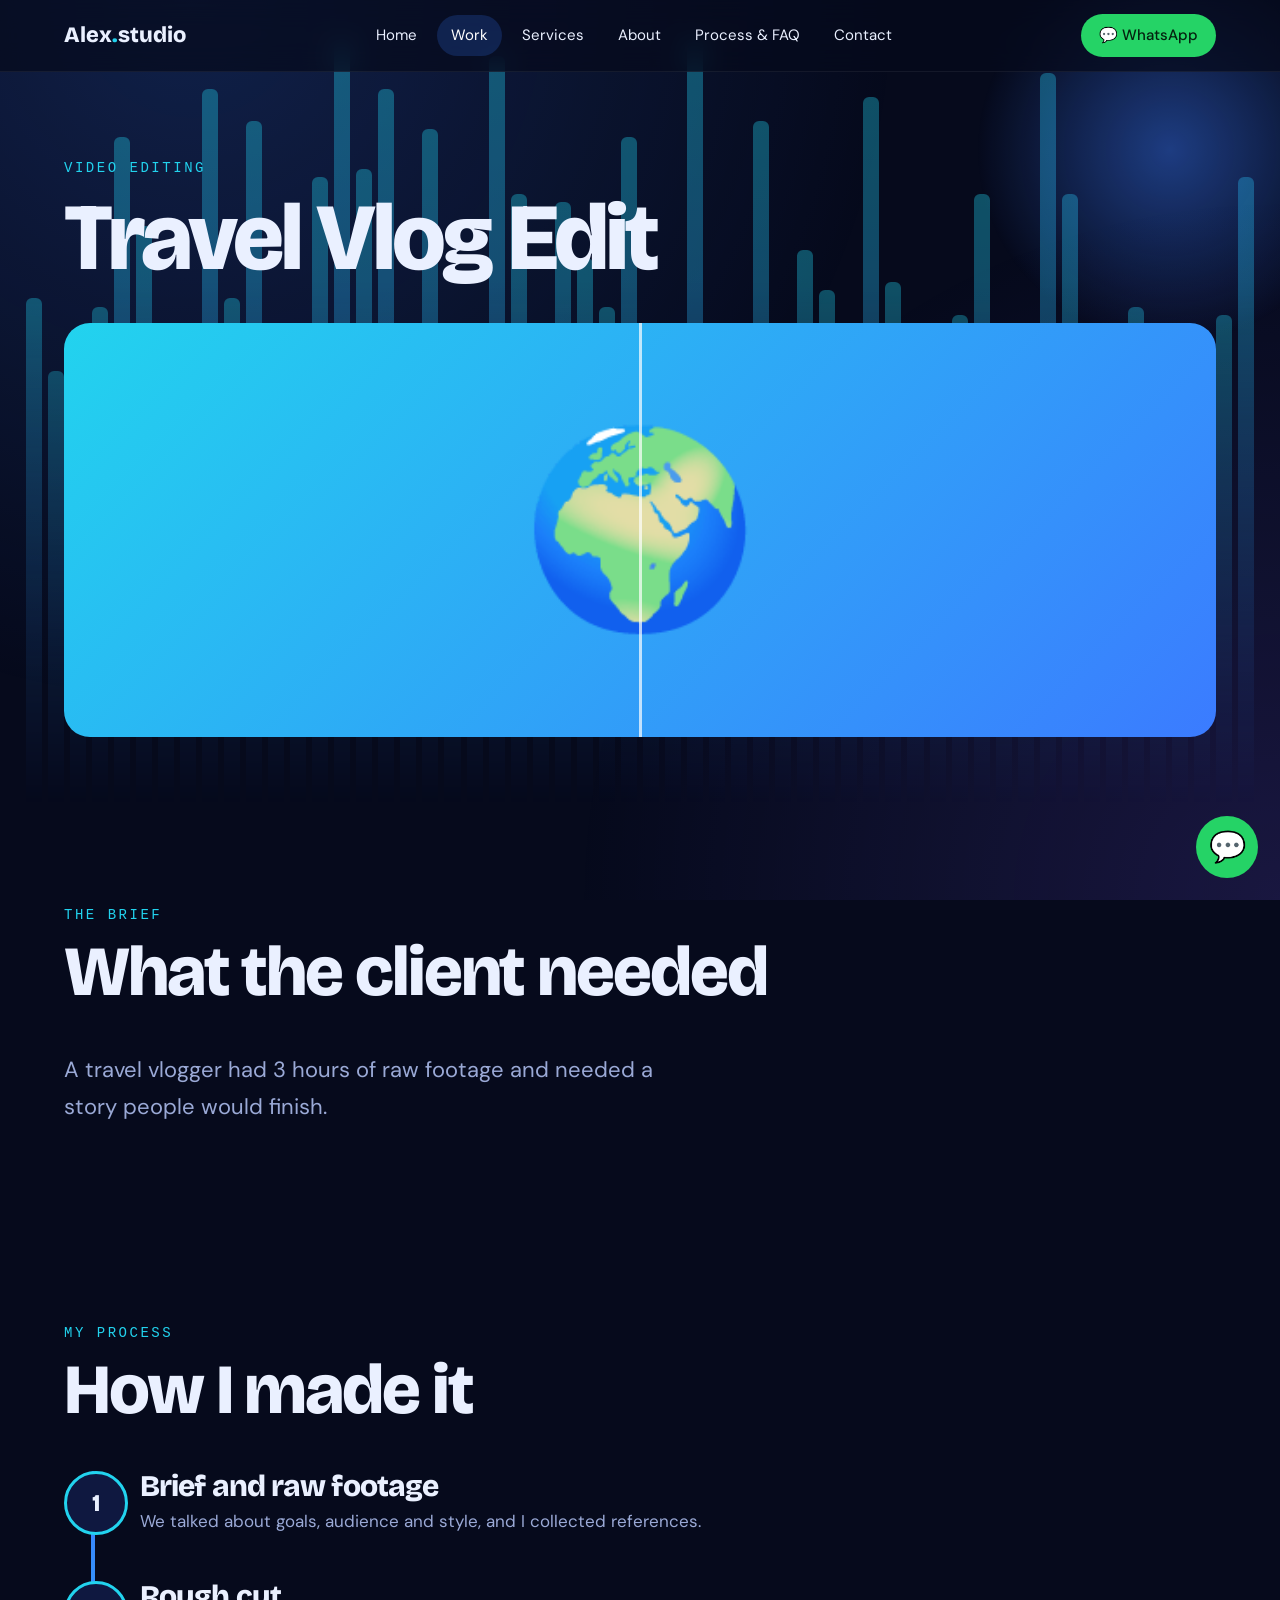
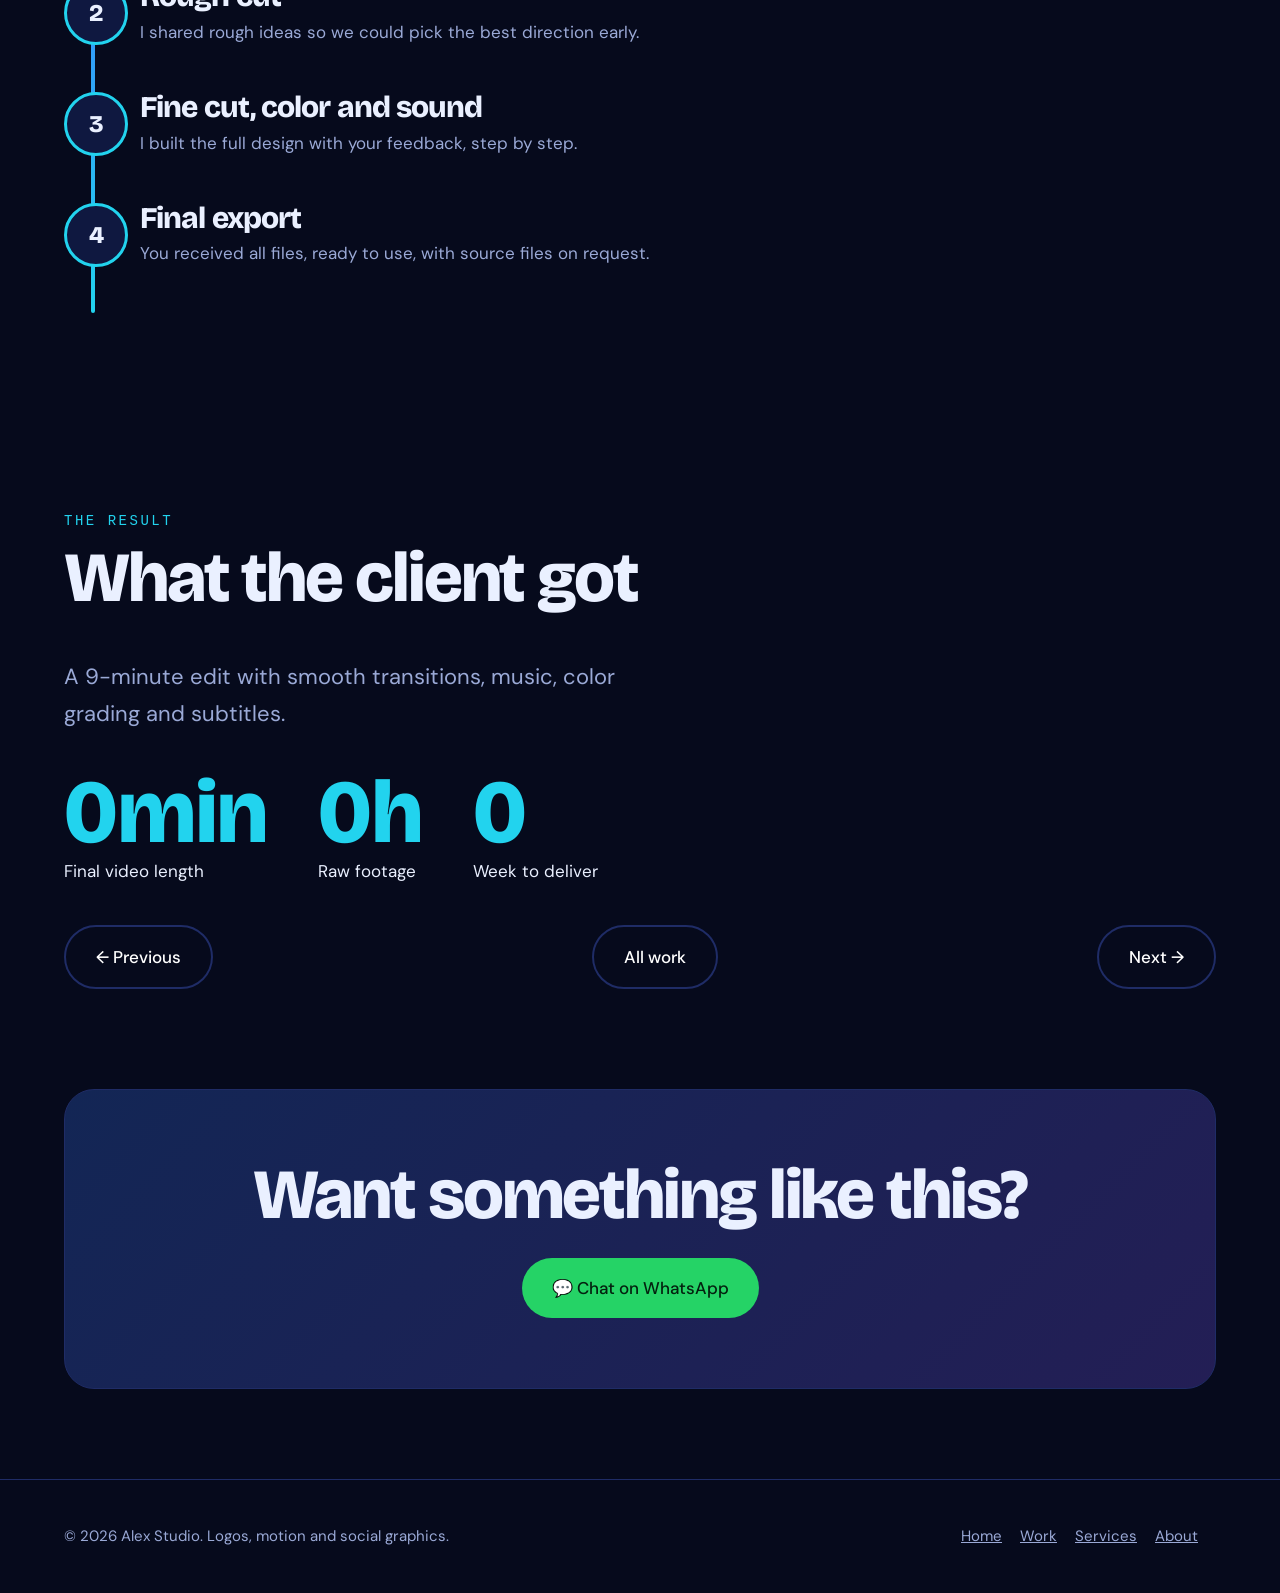
<file: project-8.html>
<!DOCTYPE html>
<html lang="en"><head><meta charset="utf-8"><meta name="viewport" content="width=device-width, initial-scale=1">
<title>Travel Vlog Edit | Alex Studio</title>
<link href="https://fonts.googleapis.com/css2?family=Bricolage+Grotesque:opsz,wght@12..96,400;12..96,800&family=DM+Sans:wght@400;500&display=swap" rel="stylesheet">
<link rel="stylesheet" href="style.css"></head><body>
<div id="bar"></div>
<nav><a class="logo" href="index.html">Alex<i>.</i>studio</a><div class="links"><a href="index.html">Home</a><a href="work.html" aria-current=page>Work</a><a href="services.html">Services</a><a href="about.html">About</a><a href="process.html">Process & FAQ</a><a href="contact.html">Contact</a></div><a class="btn wa sm" href="https://wa.me/919999999999?text=Hi%21%20I%20saw%20your%20portfolio%20and%20want%20to%20work%20with%20you." target="_blank" rel="noopener">💬 WhatsApp</a></nav>
<header class="ph"><div class="scn a3 bgp"><b style="--h:38;--k:0;--d:1.2s"></b><b style="--h:29;--k:1;--d:0.9s"></b><b style="--h:18;--k:2;--d:0.9s"></b><b style="--h:37;--k:3;--d:1.6s"></b><b style="--h:58;--k:4;--d:1.2s"></b><b style="--h:47;--k:5;--d:1.2s"></b><b style="--h:10;--k:6;--d:0.9s"></b><b style="--h:35;--k:7;--d:1.6s"></b><b style="--h:64;--k:8;--d:1.2s"></b><b style="--h:38;--k:9;--d:0.9s"></b><b style="--h:60;--k:10;--d:0.9s"></b><b style="--h:24;--k:11;--d:0.9s"></b><b style="--h:19;--k:12;--d:1.6s"></b><b style="--h:53;--k:13;--d:0.9s"></b><b style="--h:70;--k:14;--d:1.6s"></b><b style="--h:54;--k:15;--d:1.6s"></b><b style="--h:64;--k:16;--d:1.2s"></b><b style="--h:15;--k:17;--d:1.6s"></b><b style="--h:59;--k:18;--d:0.9s"></b><b style="--h:10;--k:19;--d:0.9s"></b><b style="--h:24;--k:20;--d:1.6s"></b><b style="--h:68;--k:21;--d:0.9s"></b><b style="--h:51;--k:22;--d:1.6s"></b><b style="--h:29;--k:23;--d:0.9s"></b><b style="--h:50;--k:24;--d:1.2s"></b><b style="--h:43;--k:25;--d:1.6s"></b><b style="--h:37;--k:26;--d:1.6s"></b><b style="--h:58;--k:27;--d:0.9s"></b><b style="--h:16;--k:28;--d:0.9s"></b><b style="--h:29;--k:29;--d:1.6s"></b><b style="--h:70;--k:30;--d:1.6s"></b><b style="--h:22;--k:31;--d:1.2s"></b><b style="--h:26;--k:32;--d:0.9s"></b><b style="--h:60;--k:33;--d:1.6s"></b><b style="--h:10;--k:34;--d:0.9s"></b><b style="--h:44;--k:35;--d:1.2s"></b><b style="--h:39;--k:36;--d:1.2s"></b><b style="--h:30;--k:37;--d:1.6s"></b><b style="--h:63;--k:38;--d:0.9s"></b><b style="--h:40;--k:39;--d:1.6s"></b><b style="--h:25;--k:40;--d:1.6s"></b><b style="--h:25;--k:41;--d:0.9s"></b><b style="--h:36;--k:42;--d:1.6s"></b><b style="--h:51;--k:43;--d:1.2s"></b><b style="--h:13;--k:44;--d:0.9s"></b><b style="--h:22;--k:45;--d:1.2s"></b><b style="--h:66;--k:46;--d:1.6s"></b><b style="--h:51;--k:47;--d:1.2s"></b><b style="--h:15;--k:48;--d:1.2s"></b><b style="--h:24;--k:49;--d:1.6s"></b><b style="--h:37;--k:50;--d:1.2s"></b><b style="--h:24;--k:51;--d:1.2s"></b><b style="--h:12;--k:52;--d:1.6s"></b><b style="--h:31;--k:53;--d:1.6s"></b><b style="--h:36;--k:54;--d:1.2s"></b><b style="--h:53;--k:55;--d:1.2s"></b></div><span class="kick">Video Editing</span><h1><span class="w" style="--i:0">Travel</span> <span class="w" style="--i:1">Vlog</span> <span class="w" style="--i:2">Edit</span> </h1>
<div class="hero2" style="--g:linear-gradient(135deg,#22D3EE,#3B7BFF)"><span>🌍</span></div><!-- Replace the emoji box with: <img src="images/your-image.jpg"> or a <video> --></header>
<section class="sec"><span class="kick rv">The brief</span><h2 class="rv">What the client needed</h2><p class="rv" style="font-size:22px;max-width:40ch">A travel vlogger had 3 hours of raw footage and needed a story people would finish.</p></section>
<section class="sec"><span class="kick rv">My process</span><h2 class="rv">How I made it</h2><div class="steps"><div class="step"><h3>Brief and raw footage</h3><p>We talked about goals, audience and style, and I collected references.</p></div><div class="step"><h3>Rough cut</h3><p>I shared rough ideas so we could pick the best direction early.</p></div><div class="step"><h3>Fine cut, color and sound</h3><p>I built the full design with your feedback, step by step.</p></div><div class="step"><h3>Final export</h3><p>You received all files, ready to use, with source files on request.</p></div></div></section>
<section class="sec"><span class="kick rv">The result</span><h2 class="rv">What the client got</h2><p class="rv" style="font-size:22px;max-width:40ch">A 9-minute edit with smooth transitions, music, color grading and subtitles.</p><div class="stats"><div class="rv"><b class="num" style="--t:9;--s:'min'"></b>Final video length</div><div class="rv"><b class="num" style="--t:3;--s:'h'"></b>Raw footage</div><div class="rv"><b class="num" style="--t:1;--s:''"></b>Week to deliver</div></div>
<div class="pn"><a class="btn ghost" href="project-7.html">← Previous</a><a class="btn ghost" href="work.html">All work</a><a class="btn ghost" href="project-1.html">Next →</a></div></section>
<div class="cta-box rv"><h2>Want something like this?</h2><a class="btn wa" href="https://wa.me/919999999999?text=Want%20something%20like%20this%3F" target="_blank" rel="noopener">💬 Chat on WhatsApp</a></div>
<a class="wa-float" href="https://wa.me/919999999999?text=Hi%21%20I%20saw%20your%20portfolio%20and%20want%20to%20work%20with%20you." target="_blank" rel="noopener" aria-label="Chat on WhatsApp">💬</a>
<footer><div>© 2026 Alex Studio. Logos, motion and social graphics.</div><div><a href="index.html">Home</a><a href="work.html">Work</a><a href="services.html">Services</a><a href="about.html">About</a></div></footer>
</body></html>
</file>
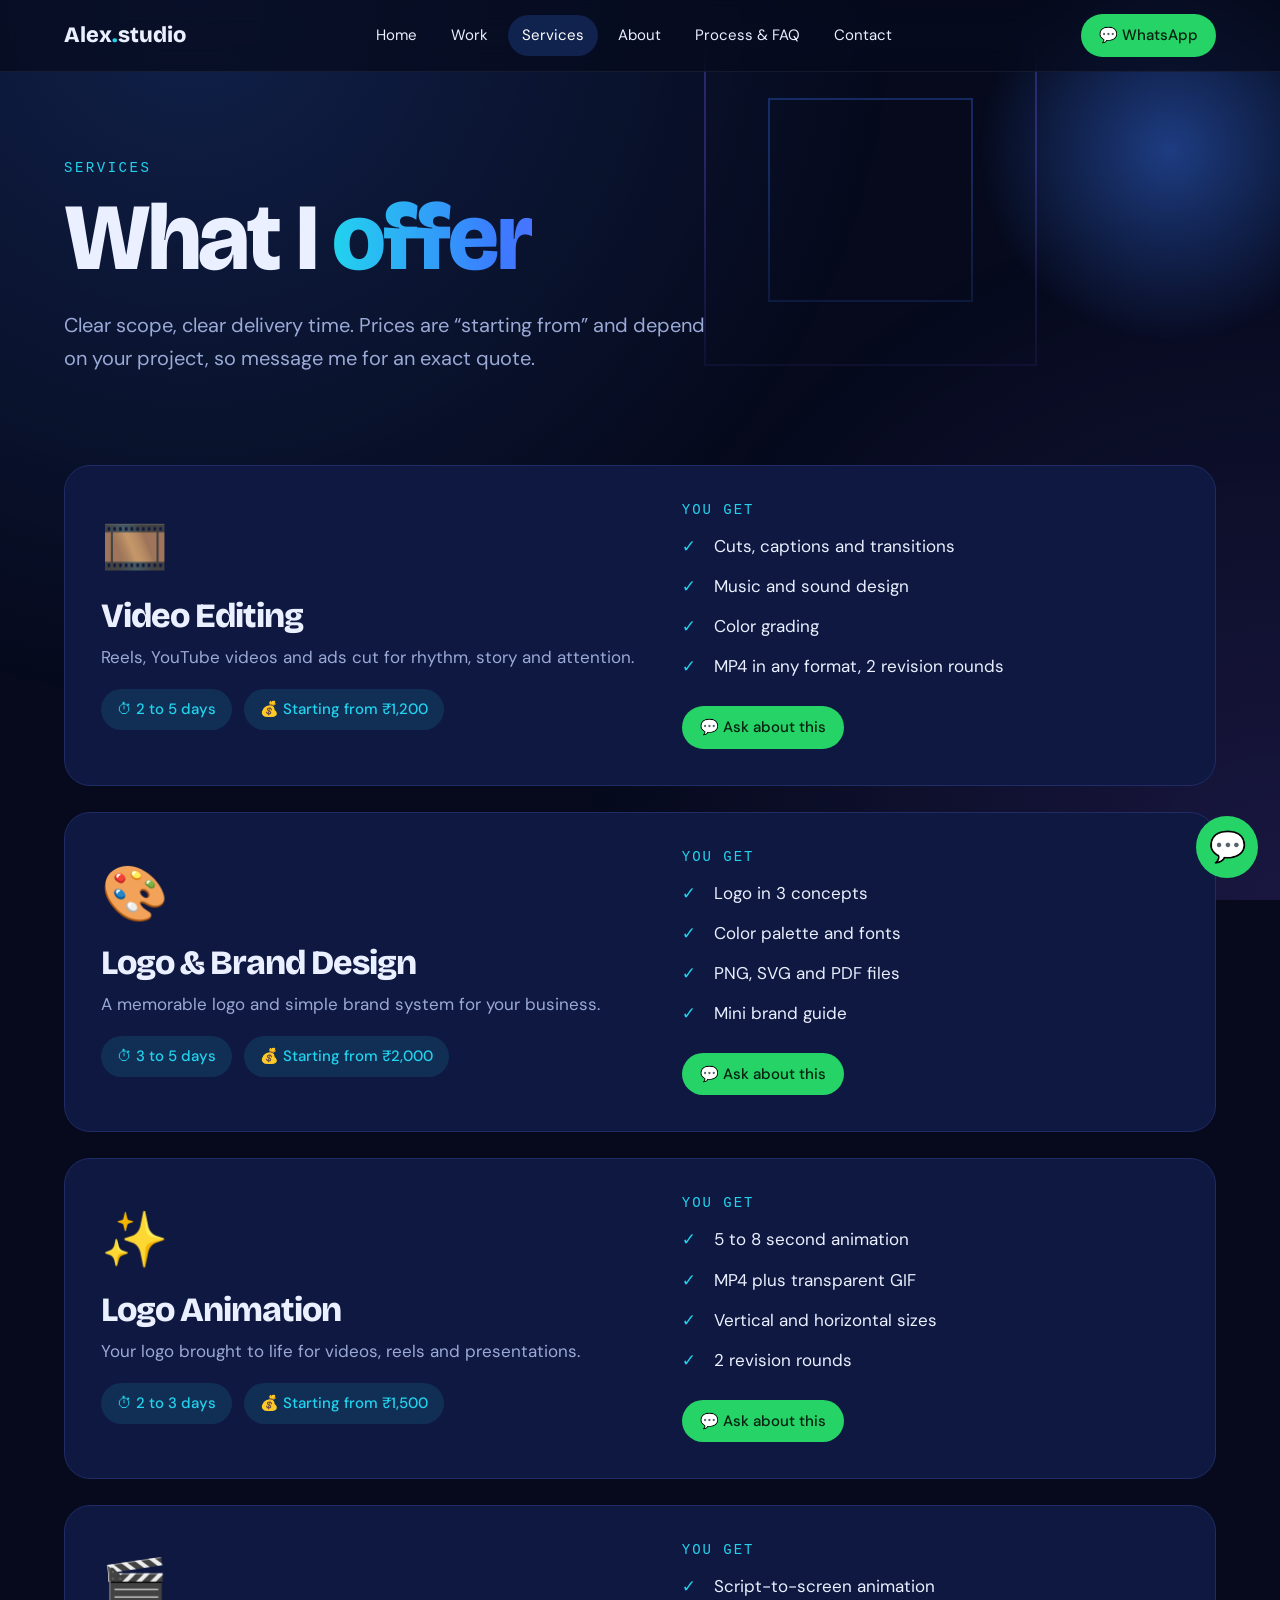
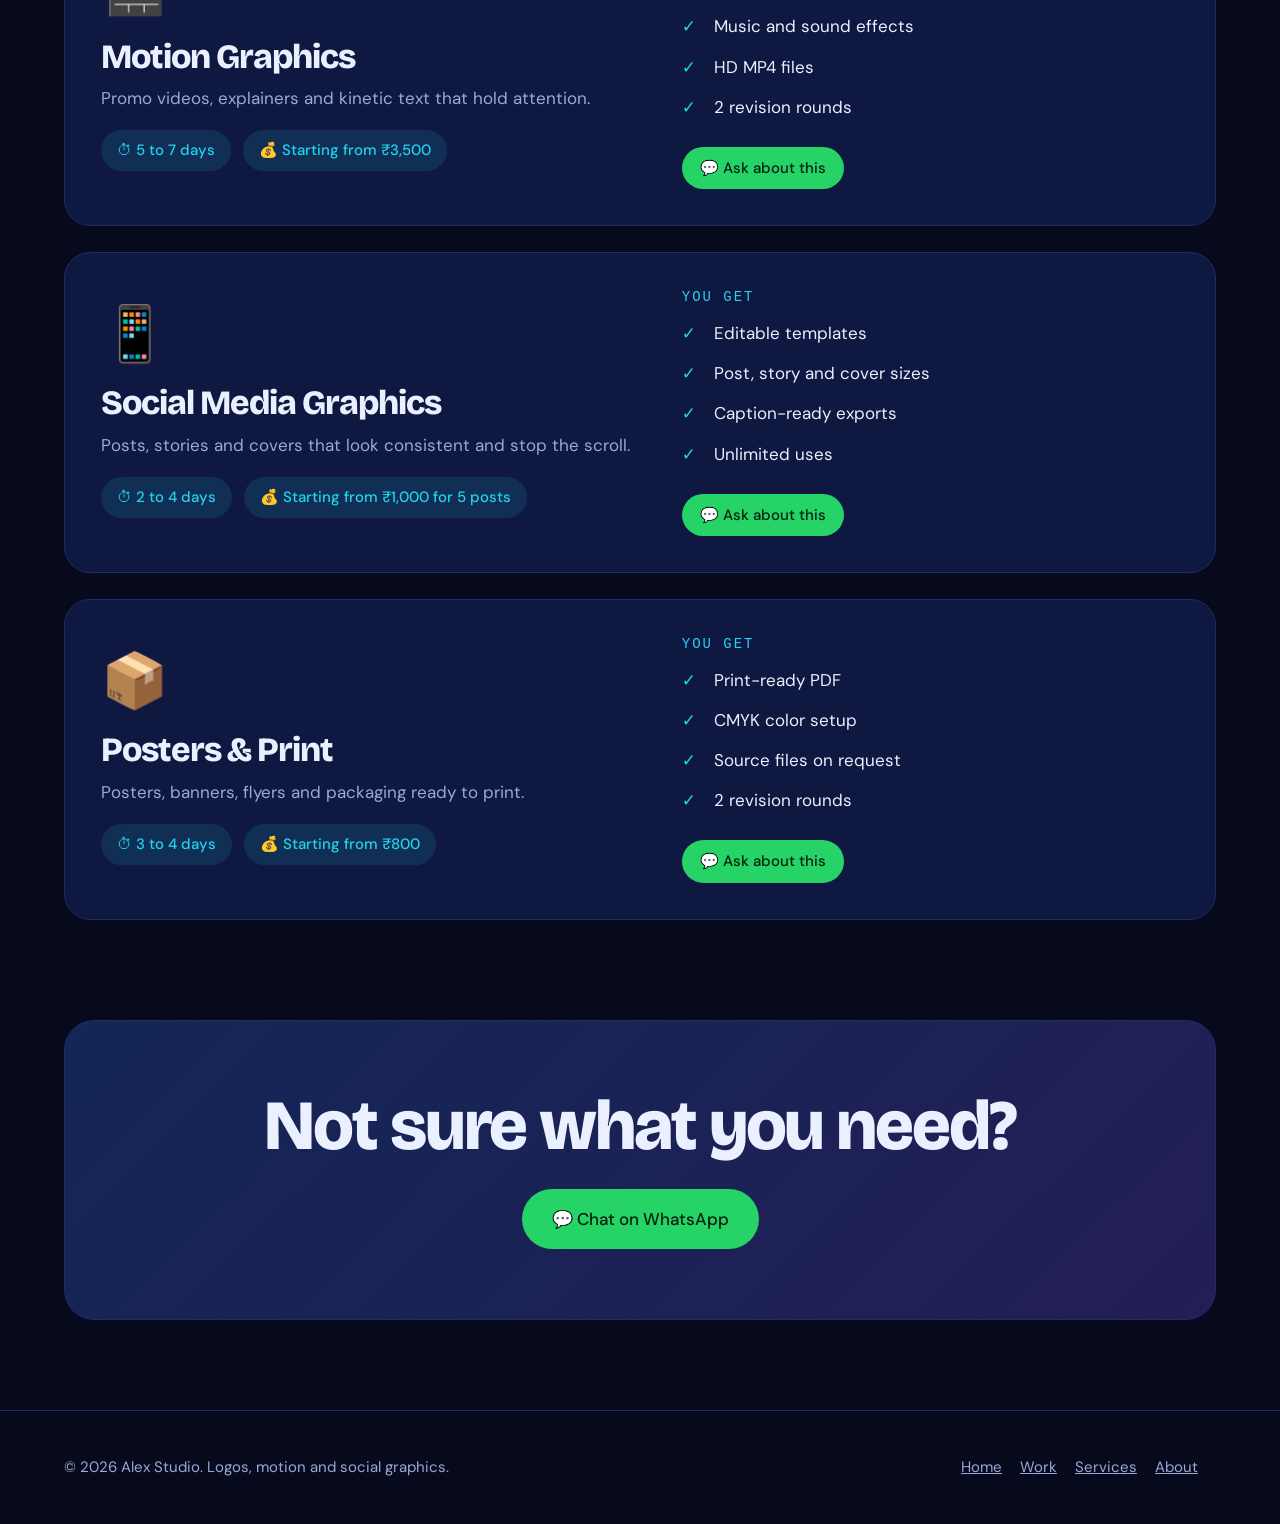
<file: services.html>
<!DOCTYPE html>
<html lang="en"><head><meta charset="utf-8"><meta name="viewport" content="width=device-width, initial-scale=1">
<title>Services | Alex Studio</title>
<link href="https://fonts.googleapis.com/css2?family=Bricolage+Grotesque:opsz,wght@12..96,400;12..96,800&family=DM+Sans:wght@400;500&display=swap" rel="stylesheet">
<link rel="stylesheet" href="style.css"></head><body>
<div id="bar"></div>
<nav><a class="logo" href="index.html">Alex<i>.</i>studio</a><div class="links"><a href="index.html">Home</a><a href="work.html">Work</a><a href="services.html" aria-current=page>Services</a><a href="about.html">About</a><a href="process.html">Process & FAQ</a><a href="contact.html">Contact</a></div><a class="btn wa sm" href="https://wa.me/919999999999?text=Hi%21%20I%20saw%20your%20portfolio%20and%20want%20to%20work%20with%20you." target="_blank" rel="noopener">💬 WhatsApp</a></nav>
<header class="ph"><div class="scn a4 bgp"><div class="rg" style="--k:0"></div><div class="rg" style="--k:1"></div><div class="rg" style="--k:2"></div><div class="rg" style="--k:3"></div><div class="rg" style="--k:4"></div><div class="rg" style="--k:5"></div><div class="sq"></div><div class="sq r"></div></div><span class="kick">Services</span><h1><span class="w" style="--i:0">What</span> <span class="w" style="--i:1">I</span> <span class="w grad" style="--i:2">offer</span> </h1><p>Clear scope, clear delivery time. Prices are “starting from” and depend on your project, so message me for an exact quote.</p></header>
<section class="sec" style="padding-top:20px"><div class="svs"><div class="sv rv"><div><span class="ic">🎞️</span><h3>Video Editing</h3><p>Reels, YouTube videos and ads cut for rhythm, story and attention.</p><div class="meta"><b>⏱ 2 to 5 days</b><b>💰 Starting from ₹1,200</b></div></div><div><h4>YOU GET</h4><ul><li style='--k:0'>Cuts, captions and transitions</li><li style='--k:1'>Music and sound design</li><li style='--k:2'>Color grading</li><li style='--k:3'>MP4 in any format, 2 revision rounds</li></ul><a class="btn wa sm" href="https://wa.me/919999999999?text=Hi%21%20I%20want%20to%20know%20more%20about%20Video%20Editing" target="_blank" rel="noopener">💬 Ask about this</a></div></div><div class="sv rv"><div><span class="ic">🎨</span><h3>Logo & Brand Design</h3><p>A memorable logo and simple brand system for your business.</p><div class="meta"><b>⏱ 3 to 5 days</b><b>💰 Starting from ₹2,000</b></div></div><div><h4>YOU GET</h4><ul><li style='--k:0'>Logo in 3 concepts</li><li style='--k:1'>Color palette and fonts</li><li style='--k:2'>PNG, SVG and PDF files</li><li style='--k:3'>Mini brand guide</li></ul><a class="btn wa sm" href="https://wa.me/919999999999?text=Hi%21%20I%20want%20to%20know%20more%20about%20Logo%20%26%20Brand%20Design" target="_blank" rel="noopener">💬 Ask about this</a></div></div><div class="sv rv"><div><span class="ic">✨</span><h3>Logo Animation</h3><p>Your logo brought to life for videos, reels and presentations.</p><div class="meta"><b>⏱ 2 to 3 days</b><b>💰 Starting from ₹1,500</b></div></div><div><h4>YOU GET</h4><ul><li style='--k:0'>5 to 8 second animation</li><li style='--k:1'>MP4 plus transparent GIF</li><li style='--k:2'>Vertical and horizontal sizes</li><li style='--k:3'>2 revision rounds</li></ul><a class="btn wa sm" href="https://wa.me/919999999999?text=Hi%21%20I%20want%20to%20know%20more%20about%20Logo%20Animation" target="_blank" rel="noopener">💬 Ask about this</a></div></div><div class="sv rv"><div><span class="ic">🎬</span><h3>Motion Graphics</h3><p>Promo videos, explainers and kinetic text that hold attention.</p><div class="meta"><b>⏱ 5 to 7 days</b><b>💰 Starting from ₹3,500</b></div></div><div><h4>YOU GET</h4><ul><li style='--k:0'>Script-to-screen animation</li><li style='--k:1'>Music and sound effects</li><li style='--k:2'>HD MP4 files</li><li style='--k:3'>2 revision rounds</li></ul><a class="btn wa sm" href="https://wa.me/919999999999?text=Hi%21%20I%20want%20to%20know%20more%20about%20Motion%20Graphics" target="_blank" rel="noopener">💬 Ask about this</a></div></div><div class="sv rv"><div><span class="ic">📱</span><h3>Social Media Graphics</h3><p>Posts, stories and covers that look consistent and stop the scroll.</p><div class="meta"><b>⏱ 2 to 4 days</b><b>💰 Starting from ₹1,000 for 5 posts</b></div></div><div><h4>YOU GET</h4><ul><li style='--k:0'>Editable templates</li><li style='--k:1'>Post, story and cover sizes</li><li style='--k:2'>Caption-ready exports</li><li style='--k:3'>Unlimited uses</li></ul><a class="btn wa sm" href="https://wa.me/919999999999?text=Hi%21%20I%20want%20to%20know%20more%20about%20Social%20Media%20Graphics" target="_blank" rel="noopener">💬 Ask about this</a></div></div><div class="sv rv"><div><span class="ic">📦</span><h3>Posters & Print</h3><p>Posters, banners, flyers and packaging ready to print.</p><div class="meta"><b>⏱ 3 to 4 days</b><b>💰 Starting from ₹800</b></div></div><div><h4>YOU GET</h4><ul><li style='--k:0'>Print-ready PDF</li><li style='--k:1'>CMYK color setup</li><li style='--k:2'>Source files on request</li><li style='--k:3'>2 revision rounds</li></ul><a class="btn wa sm" href="https://wa.me/919999999999?text=Hi%21%20I%20want%20to%20know%20more%20about%20Posters%20%26%20Print" target="_blank" rel="noopener">💬 Ask about this</a></div></div></div></section><div class="cta-box rv"><h2>Not sure what you need?</h2><a class="btn wa" href="https://wa.me/919999999999?text=Not%20sure%20what%20you%20need%3F" target="_blank" rel="noopener">💬 Chat on WhatsApp</a></div>
<a class="wa-float" href="https://wa.me/919999999999?text=Hi%21%20I%20saw%20your%20portfolio%20and%20want%20to%20work%20with%20you." target="_blank" rel="noopener" aria-label="Chat on WhatsApp">💬</a>
<footer><div>© 2026 Alex Studio. Logos, motion and social graphics.</div><div><a href="index.html">Home</a><a href="work.html">Work</a><a href="services.html">Services</a><a href="about.html">About</a></div></footer>
</body></html>
</file>
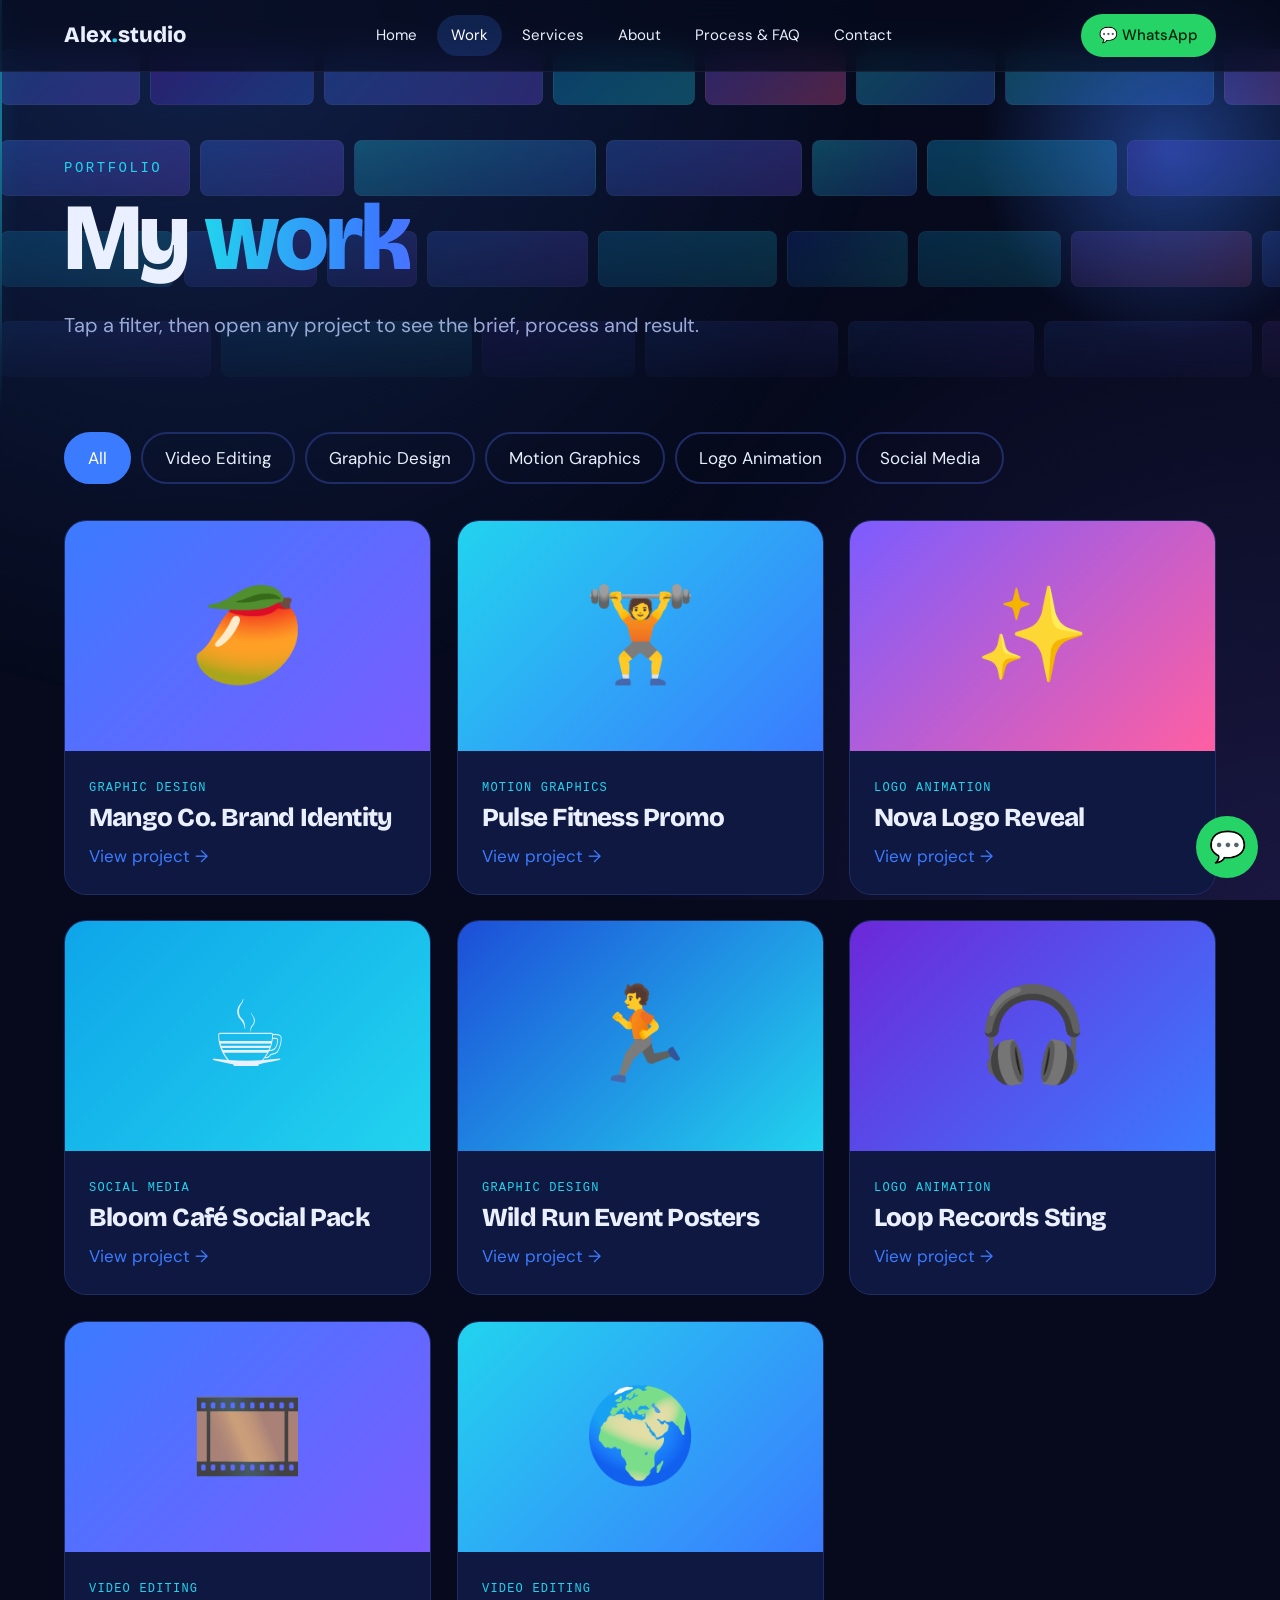
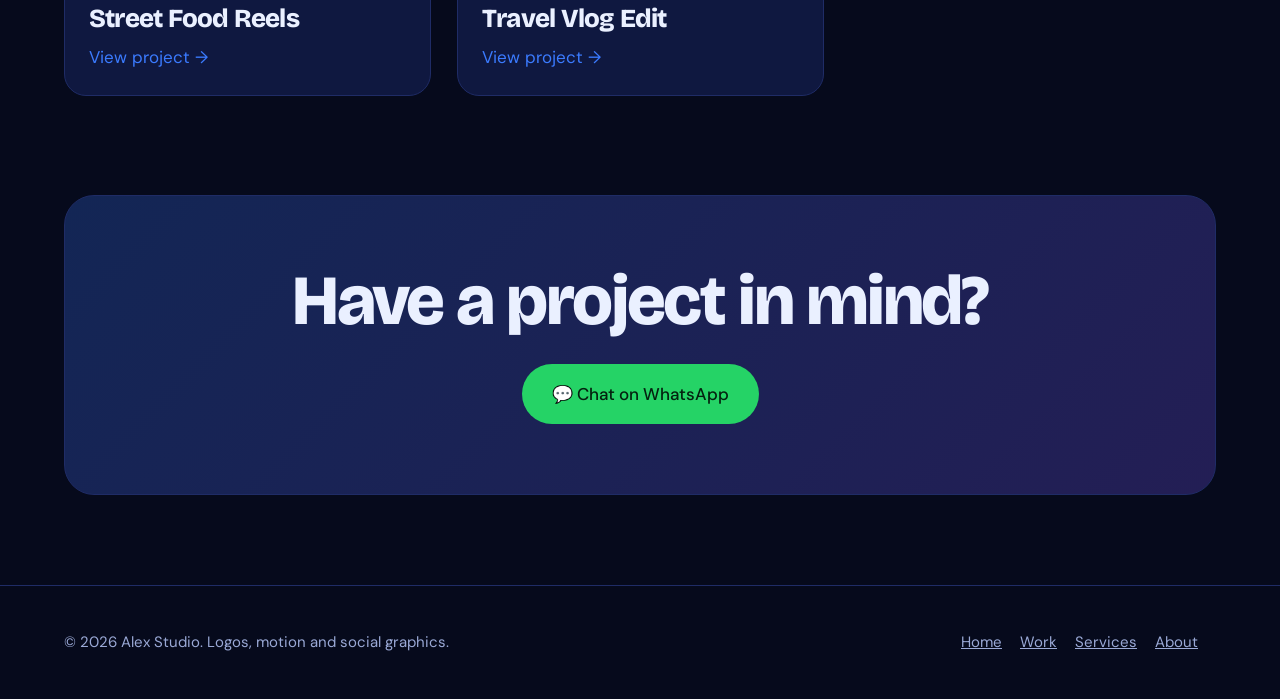
<file: work.html>
<!DOCTYPE html>
<html lang="en"><head><meta charset="utf-8"><meta name="viewport" content="width=device-width, initial-scale=1">
<title>Work | Alex Studio</title>
<link href="https://fonts.googleapis.com/css2?family=Bricolage+Grotesque:opsz,wght@12..96,400;12..96,800&family=DM+Sans:wght@400;500&display=swap" rel="stylesheet">
<link rel="stylesheet" href="style.css"></head><body>
<div id="bar"></div>
<nav><a class="logo" href="index.html">Alex<i>.</i>studio</a><div class="links"><a href="index.html">Home</a><a href="work.html" aria-current=page>Work</a><a href="services.html">Services</a><a href="about.html">About</a><a href="process.html">Process & FAQ</a><a href="contact.html">Contact</a></div><a class="btn wa sm" href="https://wa.me/919999999999?text=Hi%21%20I%20saw%20your%20portfolio%20and%20want%20to%20work%20with%20you." target="_blank" rel="noopener">💬 WhatsApp</a></nav>
<header class="ph"><div class="scn a2 bgp"><div class="play"></div><div class="tr" style="top:12%;--d:38s;animation-direction:normal"><b style="--w:140px;--g:linear-gradient(135deg,#3B7BFF,#7C5CFF)"></b><b style="--w:164px;--g:linear-gradient(135deg,#6D28D9,#3B7BFF)"></b><b style="--w:219px;--g:linear-gradient(135deg,#3B7BFF,#7C5CFF)"></b><b style="--w:142px;--g:linear-gradient(135deg,#0EA5E9,#22D3EE)"></b><b style="--w:141px;--g:linear-gradient(135deg,#7C5CFF,#FF5FA2)"></b><b style="--w:139px;--g:linear-gradient(135deg,#22D3EE,#3B7BFF)"></b><b style="--w:209px;--g:linear-gradient(135deg,#22D3EE,#3B7BFF)"></b><b style="--w:157px;--g:linear-gradient(135deg,#7C5CFF,#FF5FA2)"></b><b style="--w:117px;--g:linear-gradient(135deg,#1D4ED8,#22D3EE)"></b><b style="--w:216px;--g:linear-gradient(135deg,#1D4ED8,#22D3EE)"></b><b style="--w:137px;--g:linear-gradient(135deg,#22D3EE,#3B7BFF)"></b><b style="--w:214px;--g:linear-gradient(135deg,#0EA5E9,#22D3EE)"></b><b style="--w:260px;--g:linear-gradient(135deg,#3B7BFF,#7C5CFF)"></b><b style="--w:242px;--g:linear-gradient(135deg,#22D3EE,#3B7BFF)"></b><b style="--w:140px;--g:linear-gradient(135deg,#3B7BFF,#7C5CFF)"></b><b style="--w:164px;--g:linear-gradient(135deg,#6D28D9,#3B7BFF)"></b><b style="--w:219px;--g:linear-gradient(135deg,#3B7BFF,#7C5CFF)"></b><b style="--w:142px;--g:linear-gradient(135deg,#0EA5E9,#22D3EE)"></b><b style="--w:141px;--g:linear-gradient(135deg,#7C5CFF,#FF5FA2)"></b><b style="--w:139px;--g:linear-gradient(135deg,#22D3EE,#3B7BFF)"></b><b style="--w:209px;--g:linear-gradient(135deg,#22D3EE,#3B7BFF)"></b><b style="--w:157px;--g:linear-gradient(135deg,#7C5CFF,#FF5FA2)"></b><b style="--w:117px;--g:linear-gradient(135deg,#1D4ED8,#22D3EE)"></b><b style="--w:216px;--g:linear-gradient(135deg,#1D4ED8,#22D3EE)"></b><b style="--w:137px;--g:linear-gradient(135deg,#22D3EE,#3B7BFF)"></b><b style="--w:214px;--g:linear-gradient(135deg,#0EA5E9,#22D3EE)"></b><b style="--w:260px;--g:linear-gradient(135deg,#3B7BFF,#7C5CFF)"></b><b style="--w:242px;--g:linear-gradient(135deg,#22D3EE,#3B7BFF)"></b></div><div class="tr" style="top:34%;--d:50s;animation-direction:reverse"><b style="--w:190px;--g:linear-gradient(135deg,#3B7BFF,#7C5CFF)"></b><b style="--w:144px;--g:linear-gradient(135deg,#3B7BFF,#7C5CFF)"></b><b style="--w:242px;--g:linear-gradient(135deg,#22D3EE,#3B7BFF)"></b><b style="--w:196px;--g:linear-gradient(135deg,#3B7BFF,#7C5CFF)"></b><b style="--w:105px;--g:linear-gradient(135deg,#22D3EE,#3B7BFF)"></b><b style="--w:190px;--g:linear-gradient(135deg,#0EA5E9,#22D3EE)"></b><b style="--w:170px;--g:linear-gradient(135deg,#6D28D9,#3B7BFF)"></b><b style="--w:118px;--g:linear-gradient(135deg,#3B7BFF,#7C5CFF)"></b><b style="--w:132px;--g:linear-gradient(135deg,#7C5CFF,#FF5FA2)"></b><b style="--w:138px;--g:linear-gradient(135deg,#22D3EE,#3B7BFF)"></b><b style="--w:257px;--g:linear-gradient(135deg,#1D4ED8,#22D3EE)"></b><b style="--w:209px;--g:linear-gradient(135deg,#3B7BFF,#7C5CFF)"></b><b style="--w:169px;--g:linear-gradient(135deg,#6D28D9,#3B7BFF)"></b><b style="--w:186px;--g:linear-gradient(135deg,#7C5CFF,#FF5FA2)"></b><b style="--w:190px;--g:linear-gradient(135deg,#3B7BFF,#7C5CFF)"></b><b style="--w:144px;--g:linear-gradient(135deg,#3B7BFF,#7C5CFF)"></b><b style="--w:242px;--g:linear-gradient(135deg,#22D3EE,#3B7BFF)"></b><b style="--w:196px;--g:linear-gradient(135deg,#3B7BFF,#7C5CFF)"></b><b style="--w:105px;--g:linear-gradient(135deg,#22D3EE,#3B7BFF)"></b><b style="--w:190px;--g:linear-gradient(135deg,#0EA5E9,#22D3EE)"></b><b style="--w:170px;--g:linear-gradient(135deg,#6D28D9,#3B7BFF)"></b><b style="--w:118px;--g:linear-gradient(135deg,#3B7BFF,#7C5CFF)"></b><b style="--w:132px;--g:linear-gradient(135deg,#7C5CFF,#FF5FA2)"></b><b style="--w:138px;--g:linear-gradient(135deg,#22D3EE,#3B7BFF)"></b><b style="--w:257px;--g:linear-gradient(135deg,#1D4ED8,#22D3EE)"></b><b style="--w:209px;--g:linear-gradient(135deg,#3B7BFF,#7C5CFF)"></b><b style="--w:169px;--g:linear-gradient(135deg,#6D28D9,#3B7BFF)"></b><b style="--w:186px;--g:linear-gradient(135deg,#7C5CFF,#FF5FA2)"></b></div><div class="tr" style="top:56%;--d:44s;animation-direction:normal"><b style="--w:174px;--g:linear-gradient(135deg,#0EA5E9,#22D3EE)"></b><b style="--w:133px;--g:linear-gradient(135deg,#3B7BFF,#7C5CFF)"></b><b style="--w:90px;--g:linear-gradient(135deg,#3B7BFF,#7C5CFF)"></b><b style="--w:161px;--g:linear-gradient(135deg,#3B7BFF,#7C5CFF)"></b><b style="--w:179px;--g:linear-gradient(135deg,#0EA5E9,#22D3EE)"></b><b style="--w:121px;--g:linear-gradient(135deg,#1D4ED8,#22D3EE)"></b><b style="--w:143px;--g:linear-gradient(135deg,#0EA5E9,#22D3EE)"></b><b style="--w:181px;--g:linear-gradient(135deg,#7C5CFF,#FF5FA2)"></b><b style="--w:200px;--g:linear-gradient(135deg,#3B7BFF,#7C5CFF)"></b><b style="--w:102px;--g:linear-gradient(135deg,#6D28D9,#3B7BFF)"></b><b style="--w:211px;--g:linear-gradient(135deg,#22D3EE,#3B7BFF)"></b><b style="--w:185px;--g:linear-gradient(135deg,#1D4ED8,#22D3EE)"></b><b style="--w:204px;--g:linear-gradient(135deg,#22D3EE,#3B7BFF)"></b><b style="--w:172px;--g:linear-gradient(135deg,#7C5CFF,#FF5FA2)"></b><b style="--w:174px;--g:linear-gradient(135deg,#0EA5E9,#22D3EE)"></b><b style="--w:133px;--g:linear-gradient(135deg,#3B7BFF,#7C5CFF)"></b><b style="--w:90px;--g:linear-gradient(135deg,#3B7BFF,#7C5CFF)"></b><b style="--w:161px;--g:linear-gradient(135deg,#3B7BFF,#7C5CFF)"></b><b style="--w:179px;--g:linear-gradient(135deg,#0EA5E9,#22D3EE)"></b><b style="--w:121px;--g:linear-gradient(135deg,#1D4ED8,#22D3EE)"></b><b style="--w:143px;--g:linear-gradient(135deg,#0EA5E9,#22D3EE)"></b><b style="--w:181px;--g:linear-gradient(135deg,#7C5CFF,#FF5FA2)"></b><b style="--w:200px;--g:linear-gradient(135deg,#3B7BFF,#7C5CFF)"></b><b style="--w:102px;--g:linear-gradient(135deg,#6D28D9,#3B7BFF)"></b><b style="--w:211px;--g:linear-gradient(135deg,#22D3EE,#3B7BFF)"></b><b style="--w:185px;--g:linear-gradient(135deg,#1D4ED8,#22D3EE)"></b><b style="--w:204px;--g:linear-gradient(135deg,#22D3EE,#3B7BFF)"></b><b style="--w:172px;--g:linear-gradient(135deg,#7C5CFF,#FF5FA2)"></b></div><div class="tr" style="top:78%;--d:56s;animation-direction:reverse"><b style="--w:211px;--g:linear-gradient(135deg,#3B7BFF,#7C5CFF)"></b><b style="--w:251px;--g:linear-gradient(135deg,#0EA5E9,#22D3EE)"></b><b style="--w:153px;--g:linear-gradient(135deg,#6D28D9,#3B7BFF)"></b><b style="--w:193px;--g:linear-gradient(135deg,#3B7BFF,#7C5CFF)"></b><b style="--w:186px;--g:linear-gradient(135deg,#3B7BFF,#7C5CFF)"></b><b style="--w:208px;--g:linear-gradient(135deg,#3B7BFF,#7C5CFF)"></b><b style="--w:105px;--g:linear-gradient(135deg,#7C5CFF,#FF5FA2)"></b><b style="--w:139px;--g:linear-gradient(135deg,#6D28D9,#3B7BFF)"></b><b style="--w:106px;--g:linear-gradient(135deg,#1D4ED8,#22D3EE)"></b><b style="--w:176px;--g:linear-gradient(135deg,#7C5CFF,#FF5FA2)"></b><b style="--w:159px;--g:linear-gradient(135deg,#7C5CFF,#FF5FA2)"></b><b style="--w:247px;--g:linear-gradient(135deg,#3B7BFF,#7C5CFF)"></b><b style="--w:157px;--g:linear-gradient(135deg,#6D28D9,#3B7BFF)"></b><b style="--w:171px;--g:linear-gradient(135deg,#7C5CFF,#FF5FA2)"></b><b style="--w:211px;--g:linear-gradient(135deg,#3B7BFF,#7C5CFF)"></b><b style="--w:251px;--g:linear-gradient(135deg,#0EA5E9,#22D3EE)"></b><b style="--w:153px;--g:linear-gradient(135deg,#6D28D9,#3B7BFF)"></b><b style="--w:193px;--g:linear-gradient(135deg,#3B7BFF,#7C5CFF)"></b><b style="--w:186px;--g:linear-gradient(135deg,#3B7BFF,#7C5CFF)"></b><b style="--w:208px;--g:linear-gradient(135deg,#3B7BFF,#7C5CFF)"></b><b style="--w:105px;--g:linear-gradient(135deg,#7C5CFF,#FF5FA2)"></b><b style="--w:139px;--g:linear-gradient(135deg,#6D28D9,#3B7BFF)"></b><b style="--w:106px;--g:linear-gradient(135deg,#1D4ED8,#22D3EE)"></b><b style="--w:176px;--g:linear-gradient(135deg,#7C5CFF,#FF5FA2)"></b><b style="--w:159px;--g:linear-gradient(135deg,#7C5CFF,#FF5FA2)"></b><b style="--w:247px;--g:linear-gradient(135deg,#3B7BFF,#7C5CFF)"></b><b style="--w:157px;--g:linear-gradient(135deg,#6D28D9,#3B7BFF)"></b><b style="--w:171px;--g:linear-gradient(135deg,#7C5CFF,#FF5FA2)"></b></div></div><span class="kick">Portfolio</span><h1><span class="w" style="--i:0">My</span> <span class="w grad" style="--i:1">work</span> </h1><p>Tap a filter, then open any project to see the brief, process and result.</p></header>
<section class="sec" style="padding-top:20px"><input class="fi" type="radio" name="f" id="f-all" checked><input class="fi" type="radio" name="f" id="f-ve"><input class="fi" type="radio" name="f" id="f-gd"><input class="fi" type="radio" name="f" id="f-mg"><input class="fi" type="radio" name="f" id="f-la"><input class="fi" type="radio" name="f" id="f-sm"><div class="chips"><label for="f-all">All</label><label for="f-ve">Video Editing</label><label for="f-gd">Graphic Design</label><label for="f-mg">Motion Graphics</label><label for="f-la">Logo Animation</label><label for="f-sm">Social Media</label></div><div class="grid"><a class="card gd" href="project-1.html"><div class="th" style="--g:linear-gradient(135deg,#3B7BFF,#7C5CFF)"><span>🥭</span></div><div class="cb"><span class="tag">Graphic Design</span><h3>Mango Co. Brand Identity</h3><em>View project →</em></div></a><a class="card mg" href="project-2.html"><div class="th" style="--g:linear-gradient(135deg,#22D3EE,#3B7BFF)"><span>🏋️</span></div><div class="cb"><span class="tag">Motion Graphics</span><h3>Pulse Fitness Promo</h3><em>View project →</em></div></a><a class="card la" href="project-3.html"><div class="th" style="--g:linear-gradient(135deg,#7C5CFF,#FF5FA2)"><span>✨</span></div><div class="cb"><span class="tag">Logo Animation</span><h3>Nova Logo Reveal</h3><em>View project →</em></div></a><a class="card sm" href="project-4.html"><div class="th" style="--g:linear-gradient(135deg,#0EA5E9,#22D3EE)"><span>☕</span></div><div class="cb"><span class="tag">Social Media</span><h3>Bloom Café Social Pack</h3><em>View project →</em></div></a><a class="card gd sm" href="project-5.html"><div class="th" style="--g:linear-gradient(135deg,#1D4ED8,#22D3EE)"><span>🏃</span></div><div class="cb"><span class="tag">Graphic Design</span><h3>Wild Run Event Posters</h3><em>View project →</em></div></a><a class="card la mg" href="project-6.html"><div class="th" style="--g:linear-gradient(135deg,#6D28D9,#3B7BFF)"><span>🎧</span></div><div class="cb"><span class="tag">Logo Animation</span><h3>Loop Records Sting</h3><em>View project →</em></div></a><a class="card ve sm" href="project-7.html"><div class="th" style="--g:linear-gradient(135deg,#3B7BFF,#7C5CFF)"><span>🎞️</span></div><div class="cb"><span class="tag">Video Editing</span><h3>Street Food Reels</h3><em>View project →</em></div></a><a class="card ve" href="project-8.html"><div class="th" style="--g:linear-gradient(135deg,#22D3EE,#3B7BFF)"><span>🌍</span></div><div class="cb"><span class="tag">Video Editing</span><h3>Travel Vlog Edit</h3><em>View project →</em></div></a></div></section><div class="cta-box rv"><h2>Have a project in mind?</h2><a class="btn wa" href="https://wa.me/919999999999?text=Have%20a%20project%20in%20mind%3F" target="_blank" rel="noopener">💬 Chat on WhatsApp</a></div>
<a class="wa-float" href="https://wa.me/919999999999?text=Hi%21%20I%20saw%20your%20portfolio%20and%20want%20to%20work%20with%20you." target="_blank" rel="noopener" aria-label="Chat on WhatsApp">💬</a>
<footer><div>© 2026 Alex Studio. Logos, motion and social graphics.</div><div><a href="index.html">Home</a><a href="work.html">Work</a><a href="services.html">Services</a><a href="about.html">About</a></div></footer>
</body></html>
</file>
<file: style.css>
/* ===== EASY SETUP: colors ===== */
:root{--bg:#060A1C;--card:#0F1840;--line:#1F2C66;--ink:#EAF0FF;--mut:#9AA9D6;--blue:#3B7BFF;--cyan:#22D3EE;--vio:#7C5CFF;--wa:#25D366;color-scheme:dark}
@property --n{syntax:'<integer>';initial-value:0;inherits:false}
*{box-sizing:border-box;margin:0}
html{scroll-behavior:smooth}
body{background:var(--bg);color:var(--ink);font:400 17px/1.65 'DM Sans',system-ui,sans-serif;overflow-x:hidden}
body::before{content:"";position:fixed;inset:0;z-index:-1;pointer-events:none;background:radial-gradient(circle at 15% 0,rgba(59,123,255,.2),transparent 50%),radial-gradient(circle at 100% 100%,rgba(124,92,255,.16),transparent 45%)}
h1,h2,h3,.d{font-family:'Bricolage Grotesque',Georgia,sans-serif;font-weight:800;line-height:1.02;letter-spacing:-.03em}
a{color:inherit}
p{color:var(--mut)}
/* progress + page transition */
#bar{position:fixed;top:0;left:0;height:4px;width:100%;background:linear-gradient(90deg,var(--blue),var(--cyan));transform:scaleX(0);transform-origin:left;z-index:90}
@supports (animation-timeline:scroll()){#bar{animation:grow linear both;animation-timeline:scroll()}}
@keyframes grow{to{transform:scaleX(1)}}
@view-transition{navigation:auto}
::view-transition-old(root){animation:.3s both vo}
::view-transition-new(root){animation:.5s cubic-bezier(.2,.9,.3,1) both vi}
@keyframes vo{to{opacity:0;transform:scale(.98)}}
@keyframes vi{from{opacity:0;transform:translateY(40px)}}
/* nav */
nav{position:fixed;top:0;left:0;right:0;z-index:80;display:flex;align-items:center;justify-content:space-between;gap:16px;padding:14px 5vw;background:rgba(6,10,28,.72);backdrop-filter:blur(14px);border-bottom:1px solid rgba(255,255,255,.06);view-transition-name:nav}
nav .logo{font:800 22px 'Bricolage Grotesque',sans-serif;text-decoration:none}
nav .logo i{font-style:normal;color:var(--cyan)}
nav .links{display:flex;gap:6px;overflow-x:auto;scrollbar-width:none}
nav .links a{padding:8px 14px;border-radius:99px;text-decoration:none;font-size:15px;white-space:nowrap;transition:background .3s,color .3s}
nav .links a:hover,nav a[aria-current]{background:rgba(59,123,255,.2);color:#fff}
/* buttons */
.btn{display:inline-flex;align-items:center;gap:10px;padding:16px 30px;border-radius:99px;font-weight:500;text-decoration:none;color:#fff;background:linear-gradient(135deg,var(--blue),var(--vio));position:relative;overflow:hidden;border:0;font-size:17px;cursor:pointer;font-family:inherit;transition:transform .3s cubic-bezier(.2,1.5,.4,1),box-shadow .3s}
.btn::after{content:"";position:absolute;top:0;left:-80%;width:50%;height:100%;background:linear-gradient(100deg,transparent,rgba(255,255,255,.4),transparent);transform:skewX(-20deg);transition:left .6s}
.btn:hover{transform:translateY(-4px) scale(1.04);box-shadow:0 14px 34px -8px var(--blue)}
.btn:hover::after{left:140%}
.btn.wa{background:var(--wa);color:#04210f}
.btn.wa:hover{box-shadow:0 14px 34px -8px var(--wa)}
.btn.ghost{background:none;border:2px solid var(--line)}
.btn.sm{padding:9px 18px;font-size:15px}
.wa-float{position:fixed;right:22px;bottom:22px;z-index:85;width:62px;height:62px;border-radius:50%;background:var(--wa);display:grid;place-items:center;font-size:30px;text-decoration:none;animation:pop .8s 1s cubic-bezier(.2,1.6,.4,1) both,ring 2s 2s infinite}
@keyframes pop{from{transform:scale(0)}}
@keyframes ring{0%{box-shadow:0 0 0 0 rgba(37,211,102,.7)}100%{box-shadow:0 0 0 24px rgba(37,211,102,0)}}
/* hero + reel */
.hero{min-height:100vh;min-height:100svh;display:flex;flex-direction:column;justify-content:center;padding:130px 5vw 90px;position:relative;overflow:hidden}
.hero>*:not(.reel){position:relative;z-index:2}
.reel{position:absolute;inset:0;z-index:0;overflow:hidden}
.reel::after{content:"";position:absolute;inset:0;background:linear-gradient(90deg,var(--bg) 5%,rgba(6,10,28,.55) 60%,rgba(6,10,28,.8)),linear-gradient(0deg,var(--bg),transparent 30%)}
.row{position:absolute;left:0;display:flex;gap:18px;width:max-content;animation:slide 42s linear infinite}
.r1{top:5%}.r2{top:36%;animation-direction:reverse;animation-duration:52s}.r3{top:67%;animation-duration:46s}
@keyframes slide{to{transform:translateX(-50%)}}
.fr{width:270px;height:160px;border-radius:14px;background:var(--g);display:grid;place-items:center;font-size:58px;opacity:.6;border:2px solid rgba(255,255,255,.1);animation:flick 4s infinite}
.fr:nth-child(2n){animation-delay:-1.3s}
@keyframes flick{50%{opacity:.4}}
.play{position:absolute;top:0;bottom:0;width:2px;background:var(--cyan);box-shadow:0 0 18px var(--cyan);z-index:1;animation:scan 9s linear infinite}
@keyframes scan{from{left:0}to{left:100%}}
.rec{position:absolute;top:96px;right:5vw;z-index:2;font:500 14px monospace;color:var(--cyan);letter-spacing:.1em}
.rec::before{content:"● ";color:#ff4d6d;animation:blink 1s steps(2) infinite}
@keyframes blink{50%{opacity:0}}
.hero h1,.ph h1{font-size:clamp(40px,7.4vw,112px);max-width:15em}
.w{display:inline-block;opacity:0;transform:translateY(60%) rotate(5deg);animation:wd .8s cubic-bezier(.2,1.4,.4,1) forwards;animation-delay:calc(var(--i)*90ms + 150ms)}
@keyframes wd{to{opacity:1;transform:none}}
.grad{background:linear-gradient(90deg,var(--cyan),var(--blue),var(--vio),var(--cyan));background-size:250% 100%;-webkit-background-clip:text;background-clip:text;color:transparent;animation:wd .8s forwards,shift 5s linear infinite}
@keyframes shift{to{background-position:250% 0}}
.sub{max-width:36ch;font-size:clamp(18px,2vw,23px);margin:26px 0 34px;opacity:0;animation:fade 1s 1.6s forwards}
.cta{display:flex;gap:14px;flex-wrap:wrap;opacity:0;animation:fade 1s 1.9s forwards}
@keyframes fade{to{opacity:1}}
/* sections */
.sec{padding:100px 5vw}
.kick{color:var(--cyan);font:500 14px monospace;letter-spacing:.18em;text-transform:uppercase;margin-bottom:14px;display:block}
h2{font-size:clamp(36px,5.5vw,76px);margin-bottom:44px}
.ph{padding:160px 5vw 70px;position:relative;overflow:hidden}
.ph::after{content:"";position:absolute;width:420px;height:420px;border-radius:50%;right:-100px;top:-60px;background:radial-gradient(var(--blue),transparent 65%);opacity:.45;animation:drift 9s ease-in-out infinite alternate}
@keyframes drift{to{transform:translate(-60px,50px) scale(1.2)}}
.ph p{max-width:46ch;margin-top:22px;font-size:20px}
/* marquee */
.mq{overflow:hidden;white-space:nowrap;border-block:1px solid var(--line);padding:18px 0;background:rgba(15,24,64,.5)}
.mq div{display:inline-block;animation:mq 28s linear infinite;font:800 26px 'Bricolage Grotesque',sans-serif;color:var(--mut)}
.mq:hover div{animation-play-state:paused}
@keyframes mq{to{transform:translateX(-50%)}}
/* scroll reveal */
@supports (animation-timeline:view()){.rv{animation:rv linear both;animation-timeline:view();animation-range:entry 0% entry 45%}}
@keyframes rv{from{opacity:0;transform:translateY(70px) scale(.95)}to{opacity:1;transform:none}}
/* work cards */
.grid{display:grid;grid-template-columns:repeat(auto-fill,minmax(min(100%,330px),1fr));gap:26px}
.card{display:block;text-decoration:none;border-radius:22px;background:var(--card);border:1px solid var(--line);overflow:hidden;transition:transform .4s cubic-bezier(.2,1.4,.4,1),box-shadow .4s,border-color .4s;animation:cardin .6s both}
@keyframes cardin{from{opacity:0;transform:scale(.9) translateY(30px)}}
.card:hover{transform:translateY(-12px) rotate(-1deg);border-color:var(--blue);box-shadow:0 30px 60px -25px var(--blue)}
.th{height:230px;background:var(--g);display:grid;place-items:center;font-size:92px;position:relative;overflow:hidden}
.th span{animation:fl 5s ease-in-out infinite}
.card:hover .th span{animation:fl 1.5s ease-in-out infinite}
@keyframes fl{50%{transform:translateY(-16px) rotate(8deg) scale(1.08)}}
.th::after{content:"";position:absolute;top:0;left:-80%;width:50%;height:100%;background:linear-gradient(100deg,transparent,rgba(255,255,255,.35),transparent);transform:skewX(-20deg);transition:left .7s}
.card:hover .th::after{left:140%}
.cb{padding:20px 24px 24px}
.tag{font:500 12px monospace;color:var(--cyan);letter-spacing:.1em;text-transform:uppercase}
.cb h3{font-size:26px;margin:6px 0 10px}
.cb em{font-style:normal;color:var(--blue);display:inline-block;transition:transform .3s}
.card:hover em{transform:translateX(8px)}
/* pure-CSS filters */
.fi{position:absolute;opacity:0;pointer-events:none}
.chips{display:flex;gap:10px;flex-wrap:wrap;margin-bottom:36px}
.chips label{padding:10px 22px;border-radius:99px;border:2px solid var(--line);cursor:pointer;transition:.3s}
.chips label:hover{border-color:var(--blue);transform:translateY(-3px)}
#f-all:checked~.chips [for=f-all],#f-gd:checked~.chips [for=f-gd],#f-mg:checked~.chips [for=f-mg],#f-la:checked~.chips [for=f-la],#f-sm:checked~.chips [for=f-sm]{background:var(--blue);border-color:var(--blue);color:#fff}
#f-gd:checked~.grid .card:not(.gd),#f-mg:checked~.grid .card:not(.mg),#f-la:checked~.grid .card:not(.la),#f-sm:checked~.grid .card:not(.sm){display:none}
/* services */
.svs{display:grid;gap:26px}
.sv{display:grid;grid-template-columns:1.1fr 1fr;gap:34px;padding:36px;border-radius:26px;background:var(--card);border:1px solid var(--line);position:relative;overflow:hidden;transition:border-color .4s,transform .4s}
.sv:hover{border-color:var(--cyan);transform:scale(1.01)}
.sv::before{content:"";position:absolute;width:300px;height:300px;left:-100px;top:-100px;background:radial-gradient(var(--blue),transparent 70%);opacity:0;transition:opacity .5s}
.sv:hover::before{opacity:.35}
.sv>*{position:relative}
.ic{font-size:54px;display:inline-block;animation:wig 3s ease-in-out infinite}
@keyframes wig{0%,100%{transform:rotate(0)}10%{transform:rotate(14deg)}20%{transform:rotate(-12deg)}30%{transform:rotate(0)}}
.sv h3{font-size:34px;margin:8px 0 10px}
.meta{display:flex;gap:12px;flex-wrap:wrap;margin:18px 0}
.meta b{padding:8px 16px;border-radius:99px;background:rgba(34,211,238,.12);color:var(--cyan);font-weight:500;font-size:15px}
.sv ul{list-style:none;padding:0;margin-bottom:20px}
.sv li{padding:6px 0 6px 32px;position:relative;opacity:0;animation:fade .5s forwards;animation-delay:calc(var(--k)*.12s + .3s)}
.sv li::before{content:"✓";position:absolute;left:0;color:var(--cyan);font-weight:700}
.sv h4{font:500 14px monospace;letter-spacing:.14em;color:var(--cyan);margin-bottom:8px}
.mini{display:grid;grid-template-columns:repeat(auto-fit,minmax(200px,1fr));gap:20px}
.mini a{padding:28px;border-radius:20px;background:var(--card);border:1px solid var(--line);text-decoration:none;transition:.35s}
.mini a:hover{transform:translateY(-10px);border-color:var(--cyan)}
.mini span{font-size:40px;display:block}.mini b{font:800 22px 'Bricolage Grotesque'}
/* about */
.two{display:grid;grid-template-columns:minmax(260px,.8fr) 1.2fr;gap:60px;align-items:center}
.photo{width:min(380px,85%);aspect-ratio:1;position:relative;margin:auto}
.photo::before{content:"";position:absolute;inset:-8px;border-radius:50%;background:conic-gradient(var(--blue),var(--cyan),var(--vio),var(--blue));animation:spin 6s linear infinite}
@keyframes spin{to{transform:rotate(360deg)}}
.photo>*{position:relative;width:100%;height:100%;border-radius:50%;object-fit:cover;background:var(--card);display:grid;place-items:center;font-size:110px}
.tools{display:flex;flex-wrap:wrap;gap:14px}
.tools span{padding:12px 22px;border-radius:16px;background:var(--card);border:1px solid var(--line);animation:fl 4s ease-in-out infinite;animation-delay:calc(var(--k)*-.6s);transition:border-color .3s}
.tools span:hover{border-color:var(--cyan)}
.how{display:grid;grid-template-columns:repeat(auto-fit,minmax(240px,1fr));gap:20px}
.how div,.info div{padding:28px;border-radius:20px;background:var(--card);border:1px solid var(--line);transition:.35s}
.how div:hover,.info div:hover{transform:translateY(-8px);border-color:var(--blue)}
.how span{font-size:38px}.how h3,.info h3{font-size:24px;margin:8px 0}
.stats{display:flex;flex-wrap:wrap;gap:50px;margin-top:36px}
.num{display:block;font:800 clamp(50px,7vw,90px)/1 'Bricolage Grotesque',sans-serif;color:var(--cyan);counter-reset:n var(--n);animation:count 1.8s ease-out both}
.num::before{content:counter(n) var(--s,"+")}
@supports (animation-timeline:view()){.num{animation-timeline:view();animation-range:entry 20% cover 30%}}
@keyframes count{from{--n:0}to{--n:var(--t)}}
/* process */
.steps{position:relative;max-width:820px;padding-left:76px}
.steps::before{content:"";position:absolute;left:27px;top:0;bottom:0;width:4px;border-radius:4px;background:linear-gradient(var(--blue),var(--cyan));transform-origin:top;transform:scaleY(1)}
@supports (animation-timeline:view()){.steps::before{animation:dr linear both;animation-timeline:view();animation-range:entry 10% cover 60%}}
@keyframes dr{from{transform:scaleY(0)}}
.step{position:relative;padding-bottom:46px;counter-increment:s}
.step::before{content:counter(s);position:absolute;left:-76px;top:0;width:58px;height:58px;border-radius:50%;background:var(--card);border:3px solid var(--cyan);display:grid;place-items:center;font:800 24px 'Bricolage Grotesque',sans-serif}
.step h3{font-size:30px;margin-bottom:6px}
@supports (animation-timeline:view()){.step{animation:rvl linear both;animation-timeline:view();animation-range:entry 0% entry 50%}}
@keyframes rvl{from{opacity:0;transform:translateX(-70px)}}
.info{display:grid;grid-template-columns:repeat(auto-fit,minmax(260px,1fr));gap:20px}
details{border:1px solid var(--line);border-radius:18px;background:var(--card);margin-bottom:14px;transition:border-color .3s;max-width:820px}
details:hover,details[open]{border-color:var(--blue)}
summary{padding:22px 26px;cursor:pointer;font:800 21px 'Bricolage Grotesque',sans-serif;list-style:none;display:flex;justify-content:space-between;gap:16px}
summary::-webkit-details-marker{display:none}
summary::after{content:"+";color:var(--cyan);font-size:30px;line-height:.8;transition:transform .4s}
details[open] summary::after{transform:rotate(135deg)}
details p{padding:0 26px 24px;animation:drop .5s both}
@keyframes drop{from{opacity:0;transform:translateY(-14px)}}
/* project page */
.hero2{height:min(46vh,420px);border-radius:26px;background:var(--g);display:grid;place-items:center;font-size:min(30vw,190px);margin-top:36px;overflow:hidden;position:relative}
.hero2 span{animation:fl 5s ease-in-out infinite}
.hero2::after{content:"";position:absolute;top:0;bottom:0;width:3px;background:#fff;opacity:.7;animation:scan 5s linear infinite}
.pn{display:flex;justify-content:space-between;gap:14px;flex-wrap:wrap;margin-top:40px}
.cta-box{text-align:center;padding:70px 5vw;margin:0 5vw 90px;border-radius:30px;background:linear-gradient(135deg,rgba(59,123,255,.25),rgba(124,92,255,.25));border:1px solid var(--line);position:relative;overflow:hidden}
.cta-box h2{margin-bottom:26px}
/* contact */
form{display:grid;gap:30px;max-width:620px}
.f{position:relative}
.f input,.f textarea{width:100%;background:none;border:0;border-bottom:3px solid var(--line);font:inherit;font-size:20px;padding:24px 0 8px;color:var(--ink);outline:0;resize:vertical}
.f label{position:absolute;left:0;top:24px;color:var(--mut);pointer-events:none;transition:.3s cubic-bezier(.2,1.4,.4,1);transform-origin:left}
.f input:focus+label,.f input:not(:placeholder-shown)+label,.f textarea:focus+label,.f textarea:not(:placeholder-shown)+label{transform:translateY(-26px) scale(.75);color:var(--cyan)}
.f::after{content:"";position:absolute;left:0;bottom:0;height:3px;width:100%;background:var(--cyan);transform:scaleX(0);transform-origin:left;transition:transform .45s}
.f:focus-within::after{transform:scaleX(1)}
.dot{display:inline-block;width:12px;height:12px;border-radius:50%;background:var(--wa);margin-right:10px;animation:ring 1.6s infinite}
.cgrid{display:grid;grid-template-columns:1fr 1fr;gap:60px}
.cl{display:grid;gap:14px;margin-top:26px}
.cl a{padding:18px 24px;border-radius:18px;background:var(--card);border:1px solid var(--line);text-decoration:none;transition:.3s}
.cl a:hover{transform:translateX(12px);border-color:var(--cyan)}
footer{border-top:1px solid var(--line);padding:44px 5vw;display:flex;justify-content:space-between;gap:20px;flex-wrap:wrap;color:var(--mut);font-size:15px}
footer a{margin-right:18px}
@media (max-width:780px){.sv,.two,.cgrid{grid-template-columns:1fr}.rec{display:none}nav .btn{display:none}}
@media (prefers-reduced-motion:reduce){*,*::before,*::after{animation:none!important;transition:none!important}.w,.sub,.cta,.sv li{opacity:1;transform:none}.num{--n:var(--t)}}
.grad{animation-delay:calc(var(--i)*90ms + 150ms),0s}

/* ===== 5 ANIMATED BACKGROUND SCENES ===== */
.scn{position:absolute;inset:0;overflow:hidden;pointer-events:none}
.hs{opacity:0;animation:cyc 30s infinite;animation-delay:calc(var(--s)*6s)}
@keyframes cyc{0%{opacity:0}3%,20%{opacity:1}23%,100%{opacity:0}}
.bgp{opacity:.5;-webkit-mask-image:linear-gradient(#000 35%,transparent);mask-image:linear-gradient(#000 35%,transparent)}
.ph>*:not(.scn){position:relative;z-index:1}
.vid{position:absolute;inset:0;width:100%;height:100%;object-fit:cover}
.rec{width:290px;height:20px}
.hl{position:absolute;right:0;white-space:nowrap;opacity:0;animation:cyc 30s infinite;animation-delay:calc(var(--s)*6s)}
/* 1 aurora */
.a1 i{position:absolute;width:60vmax;height:60vmax;border-radius:50%;filter:blur(90px);opacity:.5}
.a1 i:nth-child(1){background:var(--blue);left:-15%;top:-30%;animation:d1 13s ease-in-out infinite alternate}
.a1 i:nth-child(2){background:var(--vio);right:-20%;top:10%;animation:d2 17s ease-in-out infinite alternate}
.a1 i:nth-child(3){background:var(--cyan);left:20%;bottom:-40%;animation:d3 15s ease-in-out infinite alternate}
@keyframes d1{to{transform:translate(35vw,25vh) scale(1.25)}}
@keyframes d2{to{transform:translate(-30vw,20vh) scale(.8)}}
@keyframes d3{to{transform:translate(25vw,-25vh) scale(1.3)}}
/* 2 editing timeline */
.tr{position:absolute;left:0;display:flex;gap:10px;width:max-content;animation:slide var(--d) linear infinite}
.tr b{display:block;width:var(--w);height:56px;border-radius:8px;background:var(--g);opacity:.6;border:1px solid rgba(255,255,255,.18)}
/* 3 equalizer */
.a3{display:flex;align-items:flex-end;gap:6px;padding:0 2vw}
.a3 b{flex:1;height:calc(25% + var(--h)*1%);border-radius:6px 6px 0 0;background:linear-gradient(var(--cyan),var(--blue));opacity:.7;transform-origin:bottom;animation:eq var(--d) ease-in-out infinite alternate;animation-delay:calc(var(--k)*-.17s)}
@keyframes eq{from{transform:scaleY(.1)}to{transform:scaleY(1)}}
/* 4 pulse rings */
.rg{position:absolute;left:68%;top:45%;width:12vmax;height:12vmax;border:2px solid var(--cyan);border-radius:50%;opacity:0;animation:rgo 7.2s linear infinite;animation-delay:calc(var(--k)*-1.2s)}
@keyframes rgo{from{transform:translate(-50%,-50%) scale(.2);opacity:.9}to{transform:translate(-50%,-50%) scale(8);opacity:0}}
.sq{position:absolute;left:68%;top:45%;width:26vmax;height:26vmax;margin:-13vmax 0 0 -13vmax;border:2px solid var(--vio);opacity:.6;animation:spin 22s linear infinite}
.sq.r{width:16vmax;height:16vmax;margin:-8vmax 0 0 -8vmax;border-color:var(--blue);animation-direction:reverse;animation-duration:14s}
/* 5 bokeh */
.bk{position:absolute;bottom:-12%;left:calc(var(--x)*1%);width:var(--z);height:var(--z);border-radius:50%;background:radial-gradient(circle,rgba(34,211,238,.8),rgba(59,123,255,.25) 60%,transparent 70%);animation:rise var(--t) linear infinite;animation-delay:calc(var(--t)*var(--o)*-1)}
@keyframes rise{to{transform:translateY(-125vh)}}
/* video editing filter */
#f-ve:checked~.chips [for=f-ve]{background:var(--blue);border-color:var(--blue);color:#fff}
#f-ve:checked~.grid .card:not(.ve){display:none}
@media (prefers-reduced-motion:reduce){.hs,.hl{opacity:0}.hs[style*="--s:0"],.hl[style*="--s:0"]{opacity:1}}
</file>
